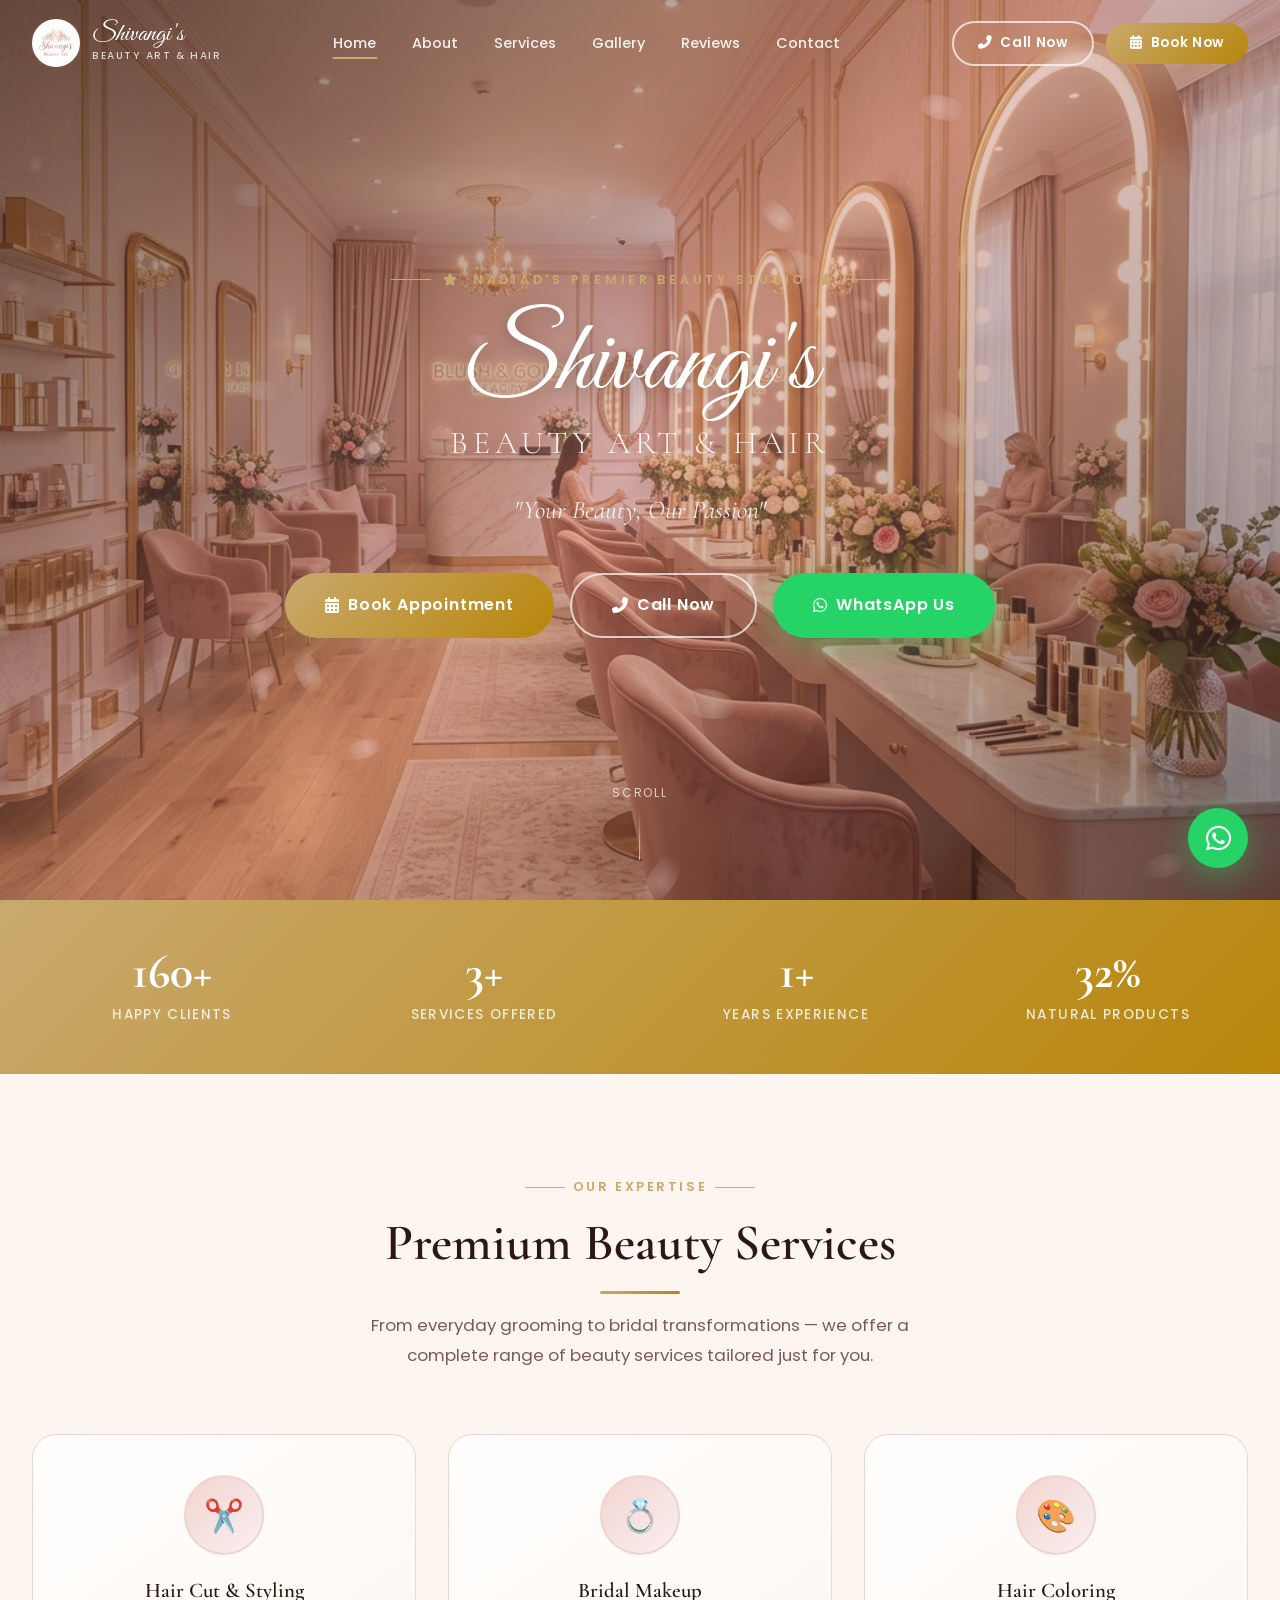
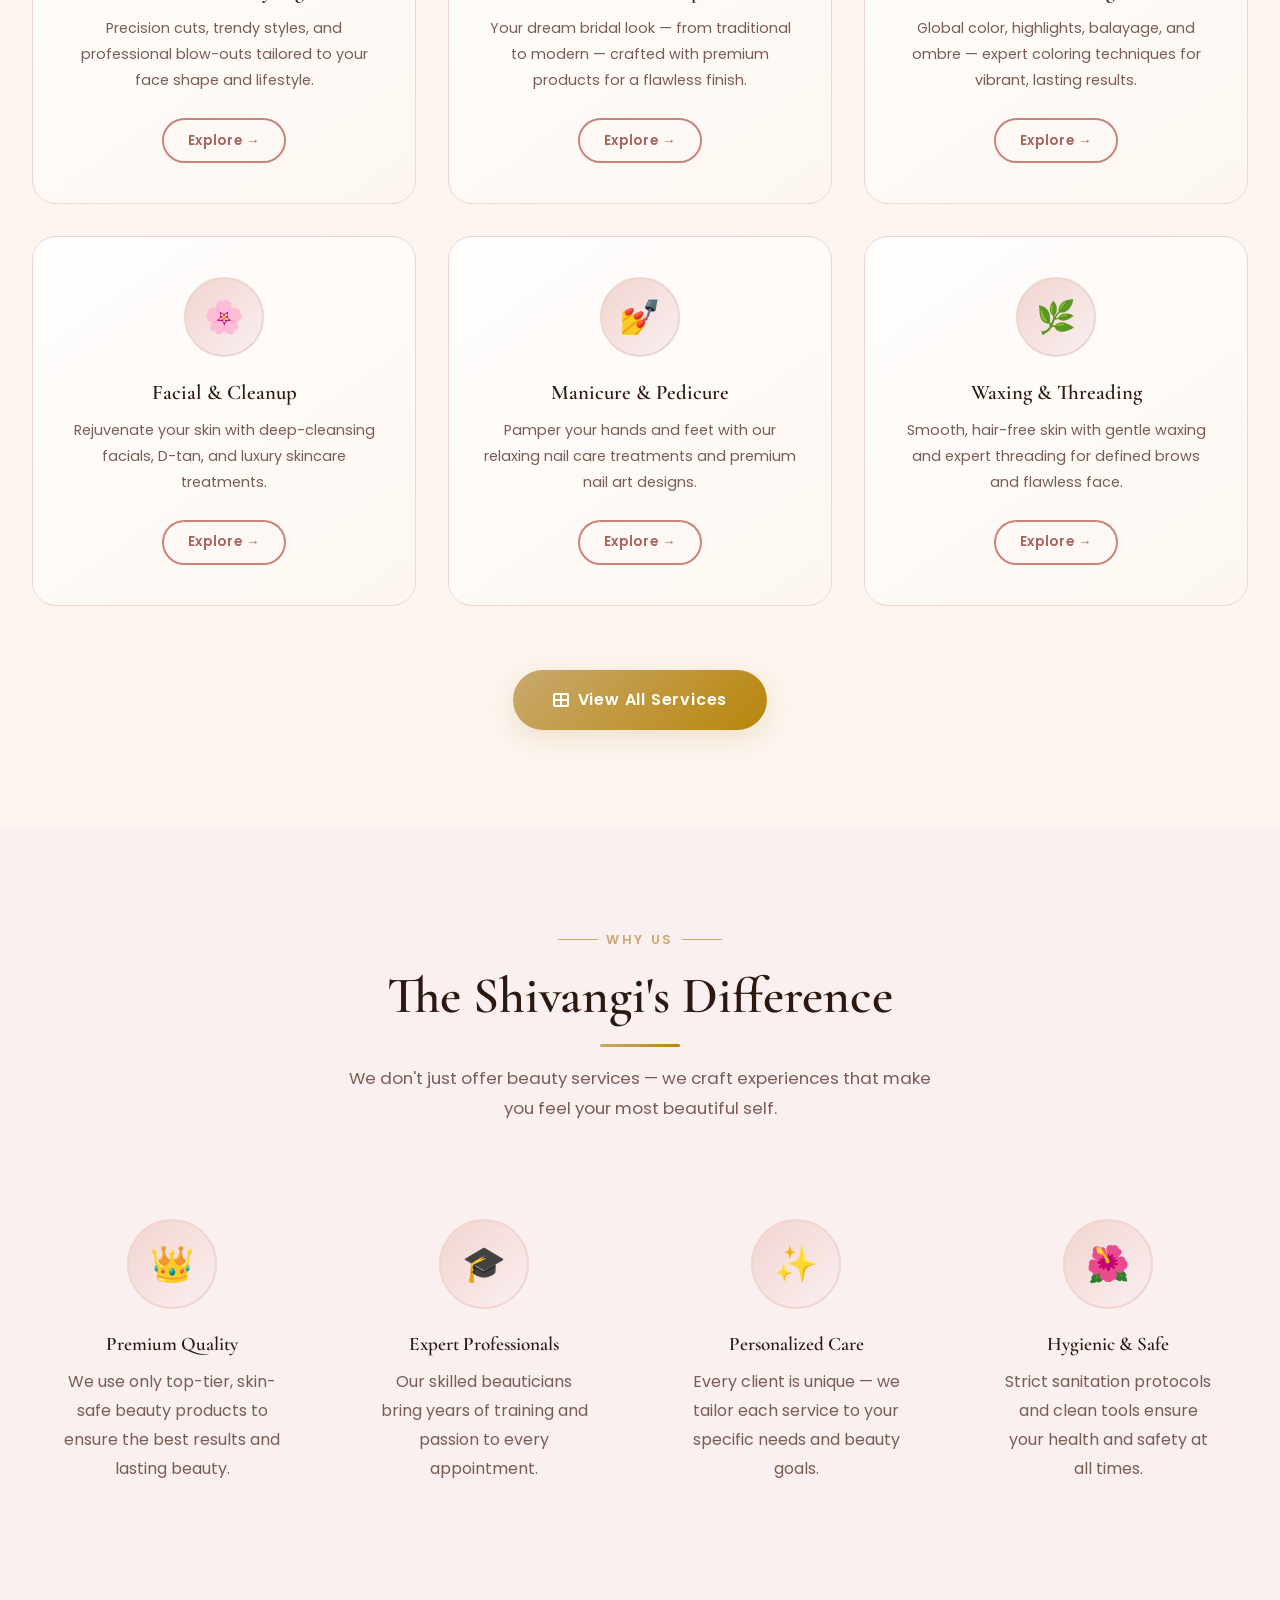
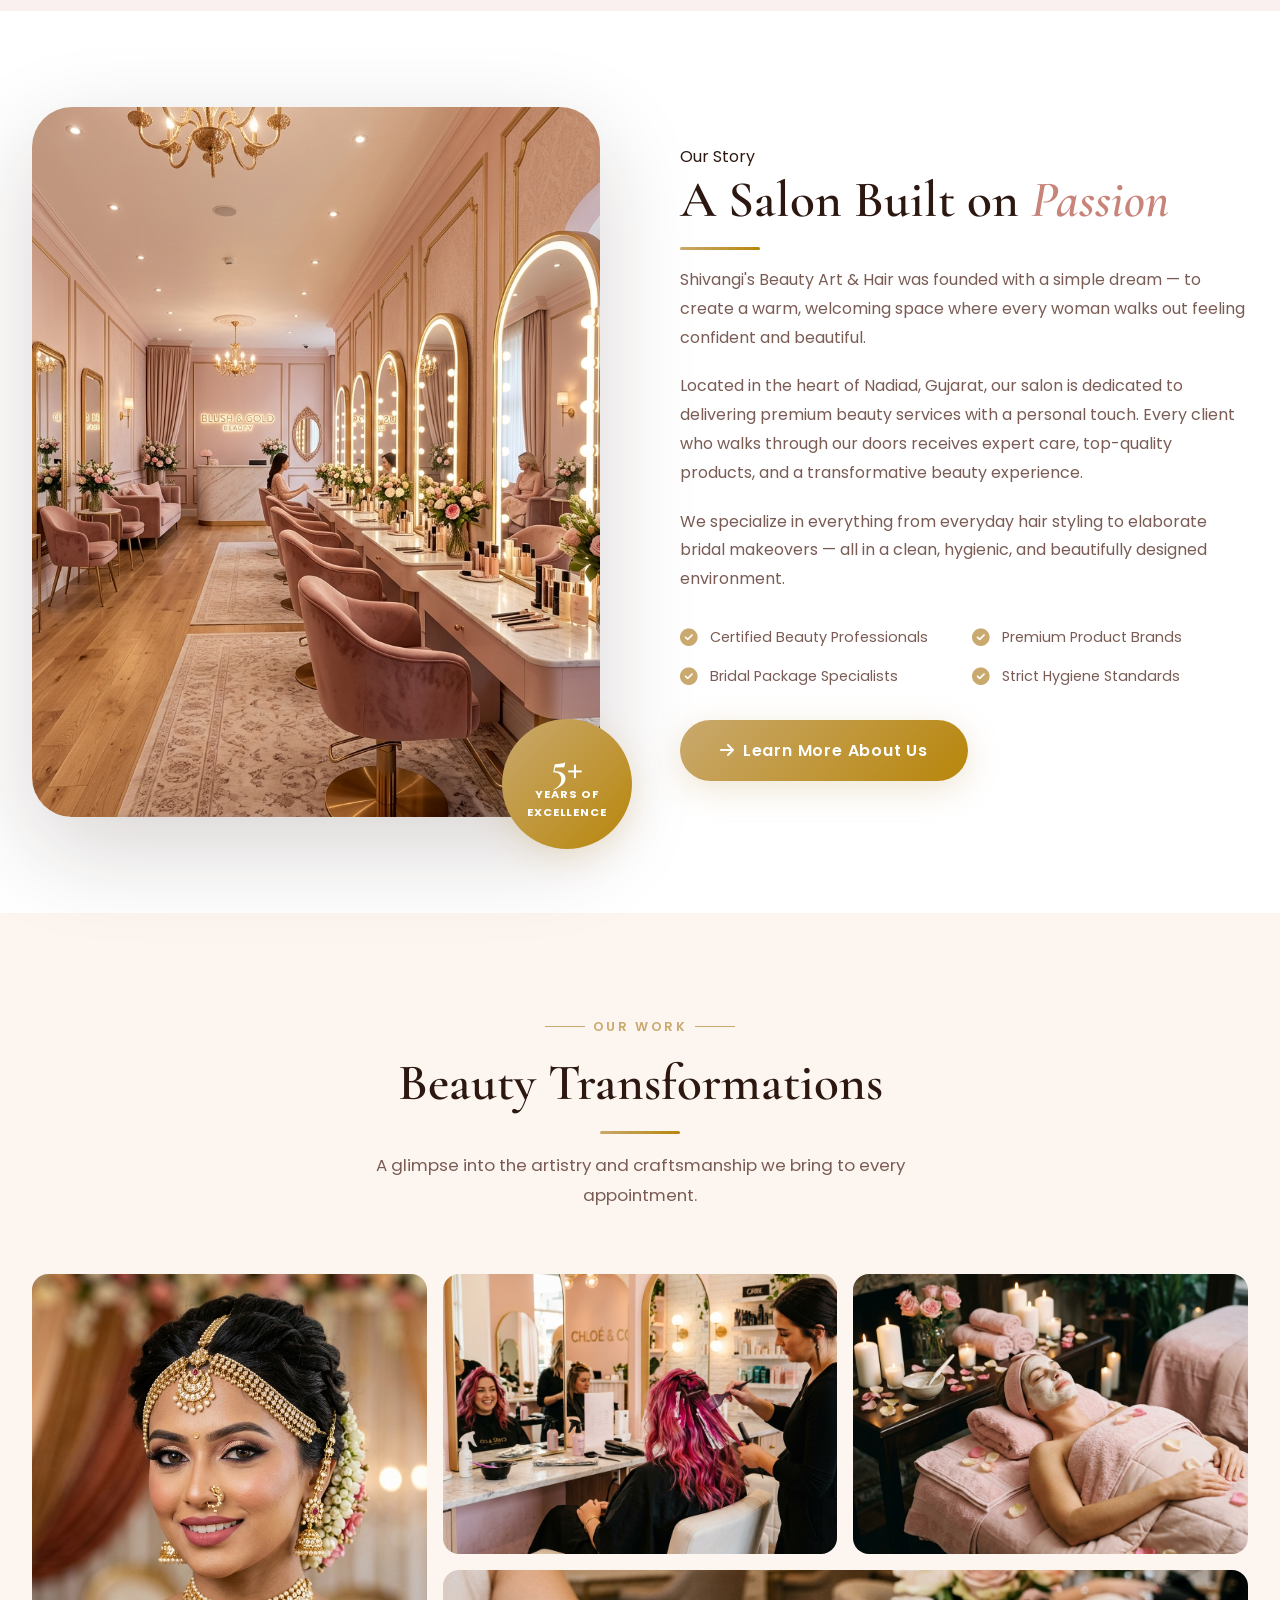
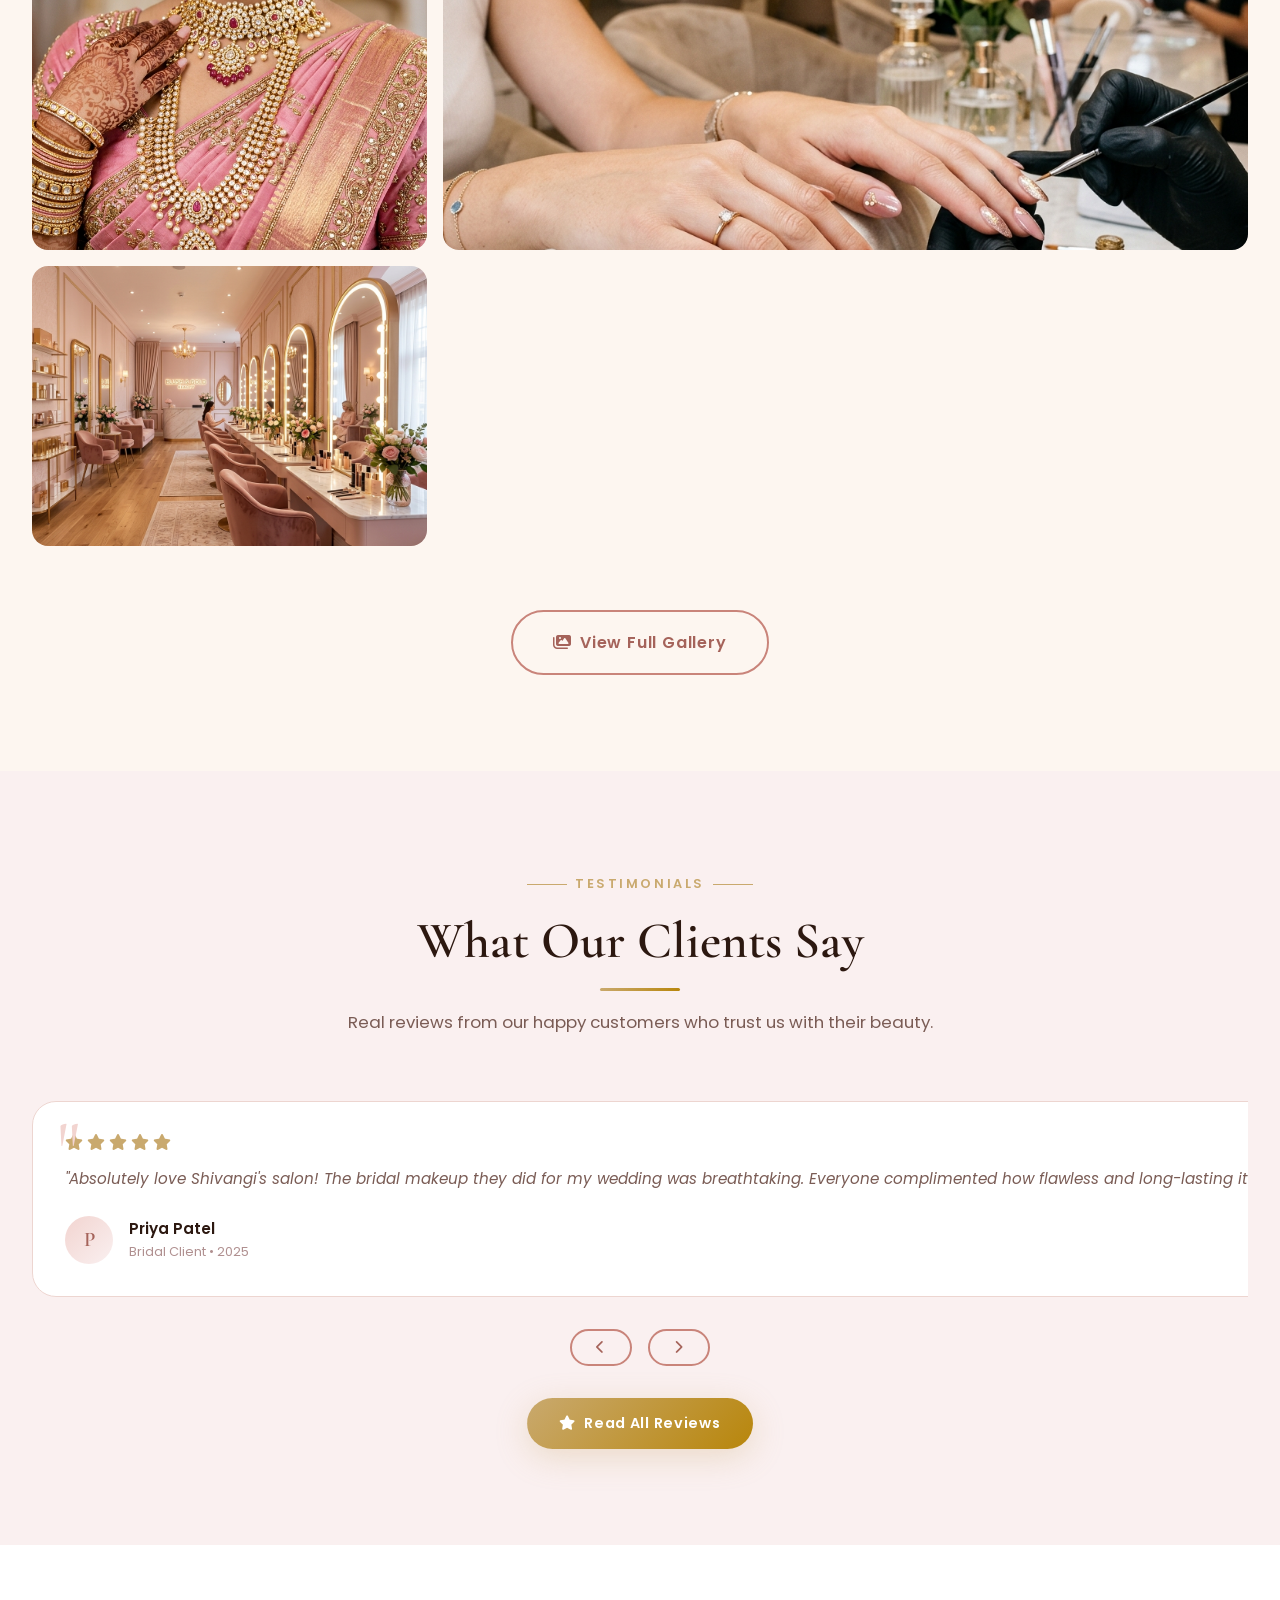
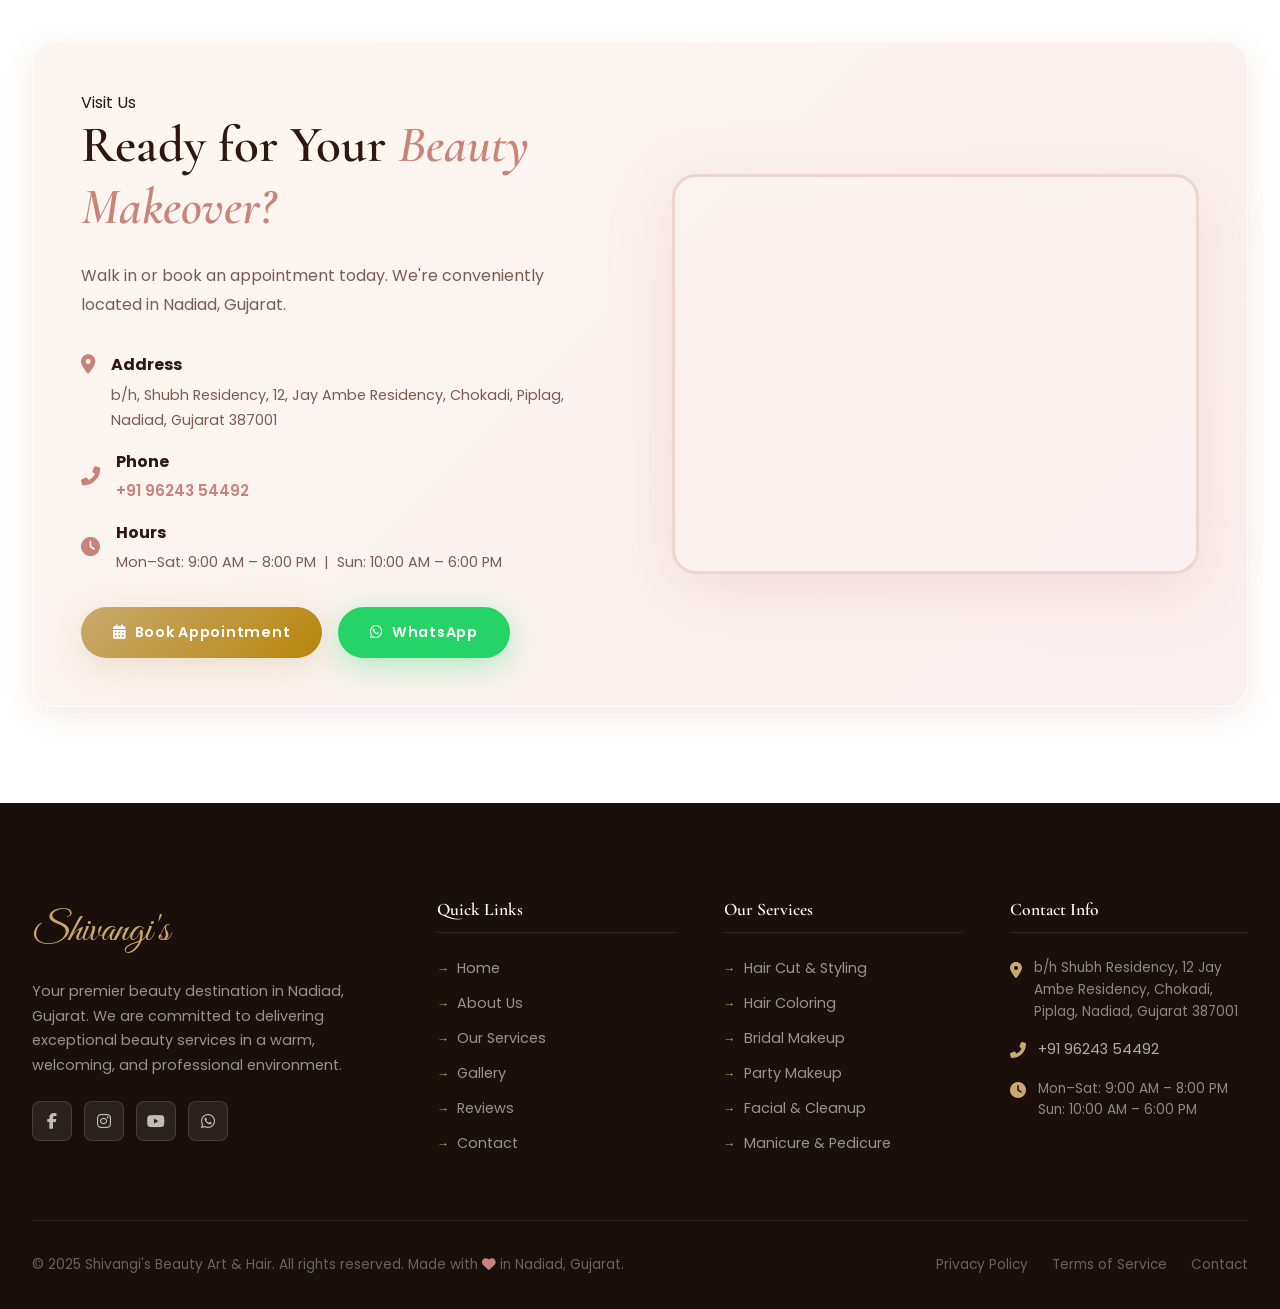
<file: index.html>
<!DOCTYPE html>
<html lang="en">
<head>
  <meta charset="UTF-8" />
  <meta name="viewport" content="width=device-width, initial-scale=1.0" />
  <meta http-equiv="X-UA-Compatible" content="IE=edge" />

  <!-- SEO Meta Tags -->
  <title>Shivangi's Beauty Art & Hair | Best Beauty Salon in Nadiad, Gujarat</title>
  <meta name="description" content="Shivangi's Beauty Art & Hair – Premium beauty salon in Nadiad, Gujarat. Expert hair styling, bridal makeup, facials, waxing & more. Book your appointment today!" />
  <meta name="keywords" content="best beauty studio in Nadiad, beauty salon in Nadiad, hair salon in Nadiad, bridal makeup in Nadiad, salon near Piplag, beauty services in Nadiad, Shivangi beauty" />
  <meta name="robots" content="index, follow" />
  <meta name="author" content="Shivangi's Beauty Art & Hair" />

  <!-- Open Graph -->
  <meta property="og:type" content="website" />
  <meta property="og:title" content="Shivangi's Beauty Art & Hair | Best Salon in Nadiad" />
  <meta property="og:description" content="Premium beauty salon in Nadiad — Hair styling, Bridal Makeup, Facials, Waxing & more. Book now!" />
  <meta property="og:image" content="images/salon_hero.png" />
  <meta property="og:url" content="https://shivangisbeautyart.com" />
  <meta property="og:locale" content="en_IN" />

  <!-- Twitter Card -->
  <meta name="twitter:card" content="summary_large_image" />
  <meta name="twitter:title" content="Shivangi's Beauty Art & Hair" />
  <meta name="twitter:description" content="Premium beauty salon in Nadiad. Expert styling & bridal makeup." />
  <meta name="twitter:image" content="images/salon_hero.png" />

  <!-- Canonical -->
  <link rel="canonical" href="https://shivangisbeautyart.com/index.html" />

  <!-- Preconnect for fonts -->
  <link rel="preconnect" href="https://fonts.googleapis.com" />
  <link rel="preconnect" href="https://fonts.gstatic.com" crossorigin />
  <link rel="preconnect" href="https://cdnjs.cloudflare.com" />

  <!-- Favicon placeholder -->
  <link rel="icon" type="image/png" href="images/salon_logo.png" />

  <!-- CSS -->
  <link rel="stylesheet" href="css/style.css" />
  <!-- Font Awesome -->
  <link rel="stylesheet" href="https://cdnjs.cloudflare.com/ajax/libs/font-awesome/6.5.0/css/all.min.css" crossorigin="anonymous" referrerpolicy="no-referrer" />

  <!-- Local Business JSON-LD Schema -->
  <script type="application/ld+json">
  {
    "@context": "https://schema.org",
    "@type": "BeautySalon",
    "name": "Shivangi's Beauty Art & Hair",
    "image": "https://shivangisbeautyart.com/images/salon_hero.png",
    "description": "Premium beauty salon offering hair styling, bridal makeup, facials, waxing and beauty treatments in Nadiad, Gujarat.",
    "url": "https://shivangisbeautyart.com",
    "telephone": "+91-96243-54492",
    "address": {
      "@type": "PostalAddress",
      "streetAddress": "b/h, Shubh Residency, 12, Jay Ambe Residency, Chokadi, Piplag",
      "addressLocality": "Nadiad",
      "addressRegion": "Gujarat",
      "postalCode": "387001",
      "addressCountry": "IN"
    },
    "geo": {
      "@type": "GeoCoordinates",
      "latitude": "22.693",
      "longitude": "72.862"
    },
    "openingHoursSpecification": [
      {
        "@type": "OpeningHoursSpecification",
        "dayOfWeek": ["Monday","Tuesday","Wednesday","Thursday","Friday","Saturday"],
        "opens": "09:00",
        "closes": "20:00"
      },
      {
        "@type": "OpeningHoursSpecification",
        "dayOfWeek": ["Sunday"],
        "opens": "10:00",
        "closes": "18:00"
      }
    ],
    "priceRange": "₹₹",
    "servesCuisine": [],
    "hasMap": "https://maps.google.com/?q=Shubh+Residency,+Piplag,+Nadiad,+Gujarat+387001",
    "sameAs": [
      "https://www.facebook.com/shivangisbeautyart",
      "https://www.instagram.com/shivangisbeautyart"
    ]
  }
  </script>

  <!-- Critical inline styles for above-the-fold speed -->
  <style>
    #hero { background-color: #2C1810; }
    body { background: #FDF6F0; }
    .nav-container { max-width: 1320px; margin: 0 auto; padding: 0 2rem; }
  </style>
</head>

<body>
  <!-- ================================================================
       NAVIGATION
       ================================================================ -->
  <nav id="navbar" role="navigation" aria-label="Main navigation">
    <div class="nav-container">
      <a href="index.html" class="nav-logo" aria-label="Shivangi's Beauty Art & Hair Home">
        <img src="images/salon_logo.png" alt="Shivangi's Beauty Art Logo" class="logo-img" width="48" height="48" />
        <div class="logo-text">
          <span class="logo-main">Shivangi's</span>
          <span class="logo-sub">Beauty Art &amp; Hair</span>
        </div>
      </a>

      <ul class="nav-links" role="list">
        <li><a href="index.html" class="active">Home</a></li>
        <li><a href="about.html">About</a></li>
        <li><a href="services.html">Services</a></li>
        <li><a href="gallery.html">Gallery</a></li>
        <li><a href="testimonials.html">Reviews</a></li>
        <li><a href="contact.html">Contact</a></li>
      </ul>

      <div class="nav-cta">
        <a href="tel:+919624354492" class="btn btn-outline btn-sm" aria-label="Call us">
          <i class="fas fa-phone-alt"></i> Call Now
        </a>
        <a href="contact.html#booking" class="btn btn-primary btn-sm" aria-label="Book appointment">
          <i class="fas fa-calendar-alt"></i> Book Now
        </a>
      </div>

      <button class="nav-toggle" id="nav-toggle" aria-label="Open mobile menu" aria-expanded="false">
        <span></span><span></span><span></span>
      </button>
    </div>
  </nav>

  <!-- Mobile Nav -->
  <div class="nav-mobile" id="nav-mobile" role="dialog" aria-label="Mobile navigation">
    <button class="nav-mobile-close" id="nav-mobile-close" aria-label="Close menu">
      <i class="fas fa-times"></i>
    </button>
    <a href="index.html">Home</a>
    <a href="about.html">About</a>
    <a href="services.html">Services</a>
    <a href="gallery.html">Gallery</a>
    <a href="testimonials.html">Reviews</a>
    <a href="contact.html">Contact</a>
    <div style="display:flex;gap:1rem;margin-top:1rem;flex-wrap:wrap;justify-content:center;">
      <a href="tel:+919624354492" class="btn btn-call btn-sm"><i class="fas fa-phone-alt"></i> Call Now</a>
      <a href="https://wa.me/919624354492" class="btn btn-whatsapp btn-sm" target="_blank"><i class="fab fa-whatsapp"></i> WhatsApp</a>
    </div>
  </div>

  <!-- ================================================================
       HERO SECTION
       ================================================================ -->
  <section id="hero" aria-label="Hero section">
    <div class="hero-bg" role="img" aria-label="Luxury beauty salon interior"></div>
    <canvas id="hero-canvas" aria-hidden="true"></canvas>
    <div class="hero-overlay" aria-hidden="true"></div>

    <div class="hero-content">
      <div class="hero-label">
        <i class="fas fa-star"></i>
        Nadiad's Premier Beauty Studio
        <i class="fas fa-star"></i>
      </div>
      <div class="hero-script" aria-label="Shivangi's">Shivangi's</div>
      <h1 class="hero-title">Beauty Art &amp; Hair</h1>
      <p class="hero-tagline">"Your Beauty, Our Passion"</p>
      <div class="hero-cta">
        <a href="contact.html#booking" class="btn btn-primary btn-lg" id="hero-book-btn">
          <i class="fas fa-calendar-alt"></i> Book Appointment
        </a>
        <a href="tel:+919624354492" class="btn btn-outline btn-lg" id="hero-call-btn">
          <i class="fas fa-phone-alt"></i> Call Now
        </a>
        <a href="https://wa.me/919624354492?text=Hello!%20I%20would%20like%20to%20book%20an%20appointment." class="btn btn-whatsapp btn-lg" target="_blank" rel="noopener noreferrer" id="hero-wa-btn">
          <i class="fab fa-whatsapp"></i> WhatsApp Us
        </a>
      </div>
    </div>

    <div class="hero-scroll" aria-hidden="true">
      <span>Scroll</span>
      <div class="hero-scroll-line"></div>
    </div>
  </section>

  <!-- ================================================================
       STATS STRIP
       ================================================================ -->
  <section class="stats-strip" aria-label="Salon statistics">
    <div class="container">
      <div class="grid-4 stagger" id="stats-strip">
        <div class="stat-item">
          <div class="stat-number" data-count="500" data-suffix="+">0+</div>
          <div class="stat-label">Happy Clients</div>
        </div>
        <div class="stat-item">
          <div class="stat-number" data-count="12" data-suffix="+">0+</div>
          <div class="stat-label">Services Offered</div>
        </div>
        <div class="stat-item">
          <div class="stat-number" data-count="5" data-suffix="+">0+</div>
          <div class="stat-label">Years Experience</div>
        </div>
        <div class="stat-item">
          <div class="stat-number" data-count="100" data-suffix="%">0%</div>
          <div class="stat-label">Natural Products</div>
        </div>
      </div>
    </div>
  </section>

  <!-- ================================================================
       FEATURED SERVICES
       ================================================================ -->
  <section class="section bg-cream" id="featured-services" aria-labelledby="services-heading">
    <div class="container">
      <div class="section-header reveal">
        <div class="label">Our Expertise</div>
        <h2 id="services-heading">Premium Beauty Services</h2>
        <div class="divider"></div>
        <p>From everyday grooming to bridal transformations — we offer a complete range of beauty services tailored just for you.</p>
      </div>

      <div class="grid-3 stagger" id="featured-services-grid">
        <article class="service-card" aria-label="Hair Services">
          <div class="service-icon" aria-hidden="true">✂️</div>
          <h3>Hair Cut &amp; Styling</h3>
          <p>Precision cuts, trendy styles, and professional blow-outs tailored to your face shape and lifestyle.</p>
          <a href="services.html#hair" class="btn btn-outline-dark btn-sm">Explore →</a>
        </article>

        <article class="service-card" aria-label="Bridal Makeup">
          <div class="service-icon" aria-hidden="true">💍</div>
          <h3>Bridal Makeup</h3>
          <p>Your dream bridal look — from traditional to modern — crafted with premium products for a flawless finish.</p>
          <a href="services.html#makeup" class="btn btn-outline-dark btn-sm">Explore →</a>
        </article>

        <article class="service-card" aria-label="Hair Coloring">
          <div class="service-icon" aria-hidden="true">🎨</div>
          <h3>Hair Coloring</h3>
          <p>Global color, highlights, balayage, and ombre — expert coloring techniques for vibrant, lasting results.</p>
          <a href="services.html#hair" class="btn btn-outline-dark btn-sm">Explore →</a>
        </article>

        <article class="service-card" aria-label="Facial & Skincare">
          <div class="service-icon" aria-hidden="true">🌸</div>
          <h3>Facial &amp; Cleanup</h3>
          <p>Rejuvenate your skin with deep-cleansing facials, D-tan, and luxury skincare treatments.</p>
          <a href="services.html#skin" class="btn btn-outline-dark btn-sm">Explore →</a>
        </article>

        <article class="service-card" aria-label="Manicure & Pedicure">
          <div class="service-icon" aria-hidden="true">💅</div>
          <h3>Manicure &amp; Pedicure</h3>
          <p>Pamper your hands and feet with our relaxing nail care treatments and premium nail art designs.</p>
          <a href="services.html#nail" class="btn btn-outline-dark btn-sm">Explore →</a>
        </article>

        <article class="service-card" aria-label="Waxing & Threading">
          <div class="service-icon" aria-hidden="true">🌿</div>
          <h3>Waxing &amp; Threading</h3>
          <p>Smooth, hair-free skin with gentle waxing and expert threading for defined brows and flawless face.</p>
          <a href="services.html#skin" class="btn btn-outline-dark btn-sm">Explore →</a>
        </article>
      </div>

      <div class="text-center mt-lg">
        <a href="services.html" class="btn btn-primary btn-lg" id="view-all-services-btn">
          <i class="fas fa-th-large"></i> View All Services
        </a>
      </div>
    </div>
  </section>

  <!-- ================================================================
       WHY CHOOSE US
       ================================================================ -->
  <section class="section bg-blush" id="why-choose-us" aria-labelledby="why-heading">
    <div class="container">
      <div class="section-header reveal">
        <div class="label">Why Us</div>
        <h2 id="why-heading">The Shivangi's Difference</h2>
        <div class="divider"></div>
        <p>We don't just offer beauty services — we craft experiences that make you feel your most beautiful self.</p>
      </div>

      <div class="grid-4 stagger" id="why-choose-grid">
        <div class="feature-item">
          <div class="feature-icon" aria-hidden="true">👑</div>
          <h3>Premium Quality</h3>
          <p>We use only top-tier, skin-safe beauty products to ensure the best results and lasting beauty.</p>
        </div>
        <div class="feature-item">
          <div class="feature-icon" aria-hidden="true">🎓</div>
          <h3>Expert Professionals</h3>
          <p>Our skilled beauticians bring years of training and passion to every appointment.</p>
        </div>
        <div class="feature-item">
          <div class="feature-icon" aria-hidden="true">✨</div>
          <h3>Personalized Care</h3>
          <p>Every client is unique — we tailor each service to your specific needs and beauty goals.</p>
        </div>
        <div class="feature-item">
          <div class="feature-icon" aria-hidden="true">🌺</div>
          <h3>Hygienic &amp; Safe</h3>
          <p>Strict sanitation protocols and clean tools ensure your health and safety at all times.</p>
        </div>
      </div>
    </div>
  </section>

  <!-- ================================================================
       ABOUT PREVIEW
       ================================================================ -->
  <section class="section bg-white" id="about-preview" aria-labelledby="about-preview-heading">
    <div class="container">
      <div class="about-story">
        <div class="about-img-wrap reveal-left">
          <img src="images/salon_hero.png" alt="Shivangi's Beauty Art Salon interior" class="about-img-main" loading="lazy" width="500" height="625" />
          <div class="about-img-badge">
            <span class="num">5+</span>
            <span class="txt">Years of<br>Excellence</span>
          </div>
        </div>

        <div class="reveal-right">
          <div class="label">Our Story</div>
          <h2 id="about-preview-heading">A Salon Built on <em style="font-style:italic;color:var(--clr-primary)">Passion</em></h2>
          <div class="divider" style="margin:1rem 0;"></div>
          <p style="margin-bottom:1.25rem;">Shivangi's Beauty Art &amp; Hair was founded with a simple dream — to create a warm, welcoming space where every woman walks out feeling confident and beautiful.</p>
          <p style="margin-bottom:1.25rem;">Located in the heart of Nadiad, Gujarat, our salon is dedicated to delivering premium beauty services with a personal touch. Every client who walks through our doors receives expert care, top-quality products, and a transformative beauty experience.</p>
          <p style="margin-bottom:2rem;">We specialize in everything from everyday hair styling to elaborate bridal makeovers — all in a clean, hygienic, and beautifully designed environment.</p>

          <div class="grid-2" style="gap:1rem;margin-bottom:2rem;">
            <div style="display:flex;align-items:center;gap:0.75rem;">
              <i class="fas fa-check-circle" style="color:var(--clr-secondary);font-size:1.1rem;"></i>
              <span style="font-size:0.9rem;color:var(--clr-text-muted);">Certified Beauty Professionals</span>
            </div>
            <div style="display:flex;align-items:center;gap:0.75rem;">
              <i class="fas fa-check-circle" style="color:var(--clr-secondary);font-size:1.1rem;"></i>
              <span style="font-size:0.9rem;color:var(--clr-text-muted);">Premium Product Brands</span>
            </div>
            <div style="display:flex;align-items:center;gap:0.75rem;">
              <i class="fas fa-check-circle" style="color:var(--clr-secondary);font-size:1.1rem;"></i>
              <span style="font-size:0.9rem;color:var(--clr-text-muted);">Bridal Package Specialists</span>
            </div>
            <div style="display:flex;align-items:center;gap:0.75rem;">
              <i class="fas fa-check-circle" style="color:var(--clr-secondary);font-size:1.1rem;"></i>
              <span style="font-size:0.9rem;color:var(--clr-text-muted);">Strict Hygiene Standards</span>
            </div>
          </div>

          <a href="about.html" class="btn btn-primary btn-lg" id="learn-more-btn">
            <i class="fas fa-arrow-right"></i> Learn More About Us
          </a>
        </div>
      </div>
    </div>
  </section>

  <!-- ================================================================
       GALLERY PREVIEW
       ================================================================ -->
  <section class="section bg-cream" id="gallery-preview" aria-labelledby="gallery-heading">
    <div class="container">
      <div class="section-header reveal">
        <div class="label">Our Work</div>
        <h2 id="gallery-heading">Beauty Transformations</h2>
        <div class="divider"></div>
        <p>A glimpse into the artistry and craftsmanship we bring to every appointment.</p>
      </div>

      <div class="gallery-grid reveal">
        <div class="gallery-item tall">
          <img src="images/bridal_showcase.png" alt="Bridal makeup transformation" loading="lazy" width="400" height="600" />
          <div class="gallery-item-overlay"><span>Bridal Makeup</span></div>
        </div>
        <div class="gallery-item">
          <img src="images/hair_styling.png" alt="Professional hair styling" loading="lazy" width="400" height="300" />
          <div class="gallery-item-overlay"><span>Hair Styling</span></div>
        </div>
        <div class="gallery-item">
          <img src="images/facial_treatment.png" alt="Luxury facial treatment" loading="lazy" width="400" height="300" />
          <div class="gallery-item-overlay"><span>Facial &amp; Skincare</span></div>
        </div>
        <div class="gallery-item wide">
          <img src="images/manicure_pedicure.png" alt="Premium nail art and manicure" loading="lazy" width="800" height="300" />
          <div class="gallery-item-overlay"><span>Nail Art &amp; Manicure</span></div>
        </div>
        <div class="gallery-item">
          <img src="images/salon_hero.png" alt="Salon interior" loading="lazy" width="400" height="300" />
          <div class="gallery-item-overlay"><span>Our Studio</span></div>
        </div>
      </div>

      <div class="text-center mt-lg">
        <a href="gallery.html" class="btn btn-outline-dark btn-lg" id="view-gallery-btn">
          <i class="fas fa-images"></i> View Full Gallery
        </a>
      </div>
    </div>
  </section>

  <!-- ================================================================
       TESTIMONIALS
       ================================================================ -->
  <section class="section bg-blush" id="testimonials-preview" aria-labelledby="reviews-heading">
    <div class="container">
      <div class="section-header reveal">
        <div class="label">Testimonials</div>
        <h2 id="reviews-heading">What Our Clients Say</h2>
        <div class="divider"></div>
        <p>Real reviews from our happy customers who trust us with their beauty.</p>
      </div>

      <!-- Carousel -->
      <div style="position:relative;overflow:hidden;" class="reveal">
        <div id="review-track">
          <div class="review-card">
            <div class="review-stars"><i class="fas fa-star"></i><i class="fas fa-star"></i><i class="fas fa-star"></i><i class="fas fa-star"></i><i class="fas fa-star"></i></div>
            <p class="review-text">"Absolutely love Shivangi's salon! The bridal makeup they did for my wedding was breathtaking. Everyone complimented how flawless and long-lasting it was. Highly recommend!"</p>
            <div class="review-author">
              <div class="review-avatar">P</div>
              <div><div class="review-name">Priya Patel</div><div class="review-date">Bridal Client • 2025</div></div>
            </div>
          </div>
          <div class="review-card">
            <div class="review-stars"><i class="fas fa-star"></i><i class="fas fa-star"></i><i class="fas fa-star"></i><i class="fas fa-star"></i><i class="fas fa-star"></i></div>
            <p class="review-text">"Best salon in Nadiad! The hair coloring and spa treatment left my hair feeling incredibly soft and shiny. The staff is so welcoming and professional. Will definitely come back!"</p>
            <div class="review-author">
              <div class="review-avatar">R</div>
              <div><div class="review-name">Reema Shah</div><div class="review-date">Regular Client • 2025</div></div>
            </div>
          </div>
          <div class="review-card">
            <div class="review-stars"><i class="fas fa-star"></i><i class="fas fa-star"></i><i class="fas fa-star"></i><i class="fas fa-star"></i><i class="fas fa-star"></i></div>
            <p class="review-text">"I got my threading, facial, and waxing done here and I'm so impressed by the hygiene and care they take. The facial especially made my skin glow for weeks!"</p>
            <div class="review-author">
              <div class="review-avatar">K</div>
              <div><div class="review-name">Kavita Mehta</div><div class="review-date">Local Client • 2025</div></div>
            </div>
          </div>
          <div class="review-card">
            <div class="review-stars"><i class="fas fa-star"></i><i class="fas fa-star"></i><i class="fas fa-star"></i><i class="fas fa-star"></i><i class="fas fa-star-half-alt"></i></div>
            <p class="review-text">"Party makeup was stunning! Shivangi ji gave me exactly the look I wanted. Very professional and the products used were top quality. My friends were asking for the salon's number!"</p>
            <div class="review-author">
              <div class="review-avatar">N</div>
              <div><div class="review-name">Neha Desai</div><div class="review-date">Party Makeup • 2025</div></div>
            </div>
          </div>
          <div class="review-card">
            <div class="review-stars"><i class="fas fa-star"></i><i class="fas fa-star"></i><i class="fas fa-star"></i><i class="fas fa-star"></i><i class="fas fa-star"></i></div>
            <p class="review-text">"The manicure and pedicure service is amazing! Very relaxing and the nail art options are beautiful. Reasonable prices for such premium service. This is now my go-to salon!"</p>
            <div class="review-author">
              <div class="review-avatar">D</div>
              <div><div class="review-name">Divya Rana</div><div class="review-date">Nail Art Client • 2025</div></div>
            </div>
          </div>
          <div class="review-card">
            <div class="review-stars"><i class="fas fa-star"></i><i class="fas fa-star"></i><i class="fas fa-star"></i><i class="fas fa-star"></i><i class="fas fa-star"></i></div>
            <p class="review-text">"Such a warm and welcoming salon environment. The hair cut and styling was perfect — exactly what I had in mind. Love the attention to detail and the friendly service!"</p>
            <div class="review-author">
              <div class="review-avatar">A</div>
              <div><div class="review-name">Anjali Modi</div><div class="review-date">Hair Client • 2024</div></div>
            </div>
          </div>
        </div>
      </div>

      <!-- Carousel Controls -->
      <div style="display:flex;justify-content:center;gap:1rem;margin-top:2rem;">
        <button id="review-prev" class="btn btn-outline-dark btn-sm" aria-label="Previous review">
          <i class="fas fa-chevron-left"></i>
        </button>
        <button id="review-next" class="btn btn-outline-dark btn-sm" aria-label="Next review">
          <i class="fas fa-chevron-right"></i>
        </button>
      </div>

      <div class="text-center mt-md">
        <a href="testimonials.html" class="btn btn-primary" id="all-reviews-btn">
          <i class="fas fa-star"></i> Read All Reviews
        </a>
      </div>
    </div>
  </section>

  <!-- ================================================================
       CONTACT STRIP
       ================================================================ -->
  <section class="section bg-white" id="contact-strip" aria-labelledby="contact-strip-heading">
    <div class="container">
      <div class="glass-card" style="padding:3rem;background:linear-gradient(135deg,#FDF6F0,#FAF0F0);">
        <div class="grid-2 reveal" style="gap:4rem;align-items:center;">
          <div>
            <div class="label" style="justify-content:flex-start;">Visit Us</div>
            <h2 id="contact-strip-heading" style="margin-bottom:1.5rem;">Ready for Your <em style="color:var(--clr-primary);font-style:italic">Beauty Makeover?</em></h2>
            <p style="margin-bottom:2rem;">Walk in or book an appointment today. We're conveniently located in Nadiad, Gujarat.</p>

            <div style="display:flex;flex-direction:column;gap:1rem;margin-bottom:2rem;">
              <div style="display:flex;align-items:flex-start;gap:1rem;">
                <i class="fas fa-map-marker-alt" style="color:var(--clr-primary);font-size:1.2rem;margin-top:0.2rem;"></i>
                <div>
                  <strong style="display:block;margin-bottom:0.25rem;color:var(--clr-text);">Address</strong>
                  <span style="font-size:0.9rem;color:var(--clr-text-muted);">b/h, Shubh Residency, 12, Jay Ambe Residency, Chokadi, Piplag, Nadiad, Gujarat 387001</span>
                </div>
              </div>
              <div style="display:flex;align-items:center;gap:1rem;">
                <i class="fas fa-phone-alt" style="color:var(--clr-primary);font-size:1.2rem;"></i>
                <div>
                  <strong style="display:block;margin-bottom:0.25rem;color:var(--clr-text);">Phone</strong>
                  <a href="tel:+919624354492" style="font-size:0.95rem;color:var(--clr-primary);font-weight:600;">+91 96243 54492</a>
                </div>
              </div>
              <div style="display:flex;align-items:center;gap:1rem;">
                <i class="fas fa-clock" style="color:var(--clr-primary);font-size:1.2rem;"></i>
                <div>
                  <strong style="display:block;margin-bottom:0.25rem;color:var(--clr-text);">Hours</strong>
                  <span style="font-size:0.9rem;color:var(--clr-text-muted);">Mon–Sat: 9:00 AM – 8:00 PM &nbsp;|&nbsp; Sun: 10:00 AM – 6:00 PM</span>
                </div>
              </div>
            </div>

            <div style="display:flex;gap:1rem;flex-wrap:wrap;">
              <a href="contact.html#booking" class="btn btn-primary" id="strip-book-btn">
                <i class="fas fa-calendar-alt"></i> Book Appointment
              </a>
              <a href="https://wa.me/919624354492?text=Hello!%20I%20want%20to%20book%20an%20appointment." class="btn btn-whatsapp" target="_blank" rel="noopener noreferrer" id="strip-wa-btn">
                <i class="fab fa-whatsapp"></i> WhatsApp
              </a>
            </div>
          </div>

          <!-- Map -->
          <div class="map-container" style="height:400px;">
            <iframe
              title="Shivangi's Beauty Art & Hair Location"
              src="https://www.google.com/maps/embed?pb=!1m18!1m12!1m3!1d3686.0!2d72.8620!3d22.6930!2m3!1f0!2f0!3f0!3m2!1i1024!2i768!4f13.1!3m3!1m2!1s0x395e4e6b5!2sJay%20Ambe%20Residency%2C%20Piplag%2C%20Nadiad%2C%20Gujarat%20387001!5e0!3m2!1sen!2sin!4v1700000000"
              width="100%"
              height="400"
              style="border:0;"
              allowfullscreen=""
              loading="lazy"
              referrerpolicy="no-referrer-when-downgrade"
              aria-label="Map showing Shivangi's Beauty Art location">
            </iframe>
          </div>
        </div>
      </div>
    </div>
  </section>

  <!-- ================================================================
       FOOTER
       ================================================================ -->
  <footer id="footer" role="contentinfo">
    <div class="container">
      <div class="footer-top">
        <div class="footer-brand">
          <div class="logo-script">Shivangi's</div>
          <p>Your premier beauty destination in Nadiad, Gujarat. We are committed to delivering exceptional beauty services in a warm, welcoming, and professional environment.</p>
          <div class="footer-social">
            <a href="#" aria-label="Follow us on Facebook" rel="noopener"><i class="fab fa-facebook-f"></i></a>
            <a href="#" aria-label="Follow us on Instagram" rel="noopener"><i class="fab fa-instagram"></i></a>
            <a href="#" aria-label="Follow us on YouTube" rel="noopener"><i class="fab fa-youtube"></i></a>
            <a href="https://wa.me/919624354492" aria-label="Contact us on WhatsApp" rel="noopener" target="_blank"><i class="fab fa-whatsapp"></i></a>
          </div>
        </div>

        <div class="footer-column">
          <h4>Quick Links</h4>
          <nav class="footer-links" aria-label="Footer navigation">
            <a href="index.html">Home</a>
            <a href="about.html">About Us</a>
            <a href="services.html">Our Services</a>
            <a href="gallery.html">Gallery</a>
            <a href="testimonials.html">Reviews</a>
            <a href="contact.html">Contact</a>
          </nav>
        </div>

        <div class="footer-column">
          <h4>Our Services</h4>
          <nav class="footer-links" aria-label="Services navigation">
            <a href="services.html#hair">Hair Cut &amp; Styling</a>
            <a href="services.html#hair">Hair Coloring</a>
            <a href="services.html#makeup">Bridal Makeup</a>
            <a href="services.html#makeup">Party Makeup</a>
            <a href="services.html#skin">Facial &amp; Cleanup</a>
            <a href="services.html#nail">Manicure &amp; Pedicure</a>
          </nav>
        </div>

        <div class="footer-column">
          <h4>Contact Info</h4>
          <div style="display:flex;flex-direction:column;gap:1rem;">
            <div style="display:flex;gap:0.75rem;align-items:flex-start;">
              <i class="fas fa-map-marker-alt" style="color:var(--clr-secondary);margin-top:0.3rem;flex-shrink:0;"></i>
              <span style="font-size:0.85rem;color:rgba(255,255,255,0.5);line-height:1.6;">b/h Shubh Residency, 12 Jay Ambe Residency, Chokadi, Piplag, Nadiad, Gujarat 387001</span>
            </div>
            <div style="display:flex;gap:0.75rem;align-items:center;">
              <i class="fas fa-phone-alt" style="color:var(--clr-secondary);flex-shrink:0;"></i>
              <a href="tel:+919624354492" style="font-size:0.9rem;color:rgba(255,255,255,0.65);">+91 96243 54492</a>
            </div>
            <div style="display:flex;gap:0.75rem;align-items:flex-start;">
              <i class="fas fa-clock" style="color:var(--clr-secondary);margin-top:0.3rem;flex-shrink:0;"></i>
              <div style="font-size:0.85rem;color:rgba(255,255,255,0.5);line-height:1.6;">
                Mon–Sat: 9:00 AM – 8:00 PM<br/>
                Sun: 10:00 AM – 6:00 PM
              </div>
            </div>
          </div>
        </div>
      </div>

      <div class="footer-bottom">
        <p>&copy; 2025 Shivangi's Beauty Art &amp; Hair. All rights reserved. Made with <i class="fas fa-heart" style="color:var(--clr-primary);"></i> in Nadiad, Gujarat.</p>
        <div class="footer-bottom-links">
          <a href="#">Privacy Policy</a>
          <a href="#">Terms of Service</a>
          <a href="contact.html">Contact</a>
        </div>
      </div>
    </div>
  </footer>

  <!-- ================================================================
       FLOATING WHATSAPP BUTTON
       ================================================================ -->
  <div id="whatsapp-float">
    <span class="whatsapp-tooltip">Chat with us!</span>
    <a href="https://wa.me/919624354492?text=Hello!%20I%20would%20like%20to%20know%20more%20about%20your%20services." class="whatsapp-btn" target="_blank" rel="noopener noreferrer" aria-label="Chat on WhatsApp">
      <i class="fab fa-whatsapp"></i>
    </a>
  </div>

  <!-- Back to Top -->
  <button id="back-to-top" aria-label="Back to top" style="
    position:fixed;bottom:7rem;right:2rem;z-index:400;
    width:44px;height:44px;border-radius:50%;
    background:var(--clr-primary);color:#fff;border:none;
    display:flex;align-items:center;justify-content:center;
    font-size:1rem;cursor:pointer;opacity:0;
    transition:opacity 0.3s ease,transform 0.3s ease;
    box-shadow:0 4px 16px rgba(201,132,122,0.4);
  ">
    <i class="fas fa-chevron-up"></i>
  </button>

  <!-- Scripts -->
  <script src="js/main.js" defer></script>
  <script src="js/three-hero.js" defer></script>
  <script src="js/form.js" defer></script>
</body>
</html>
</file>
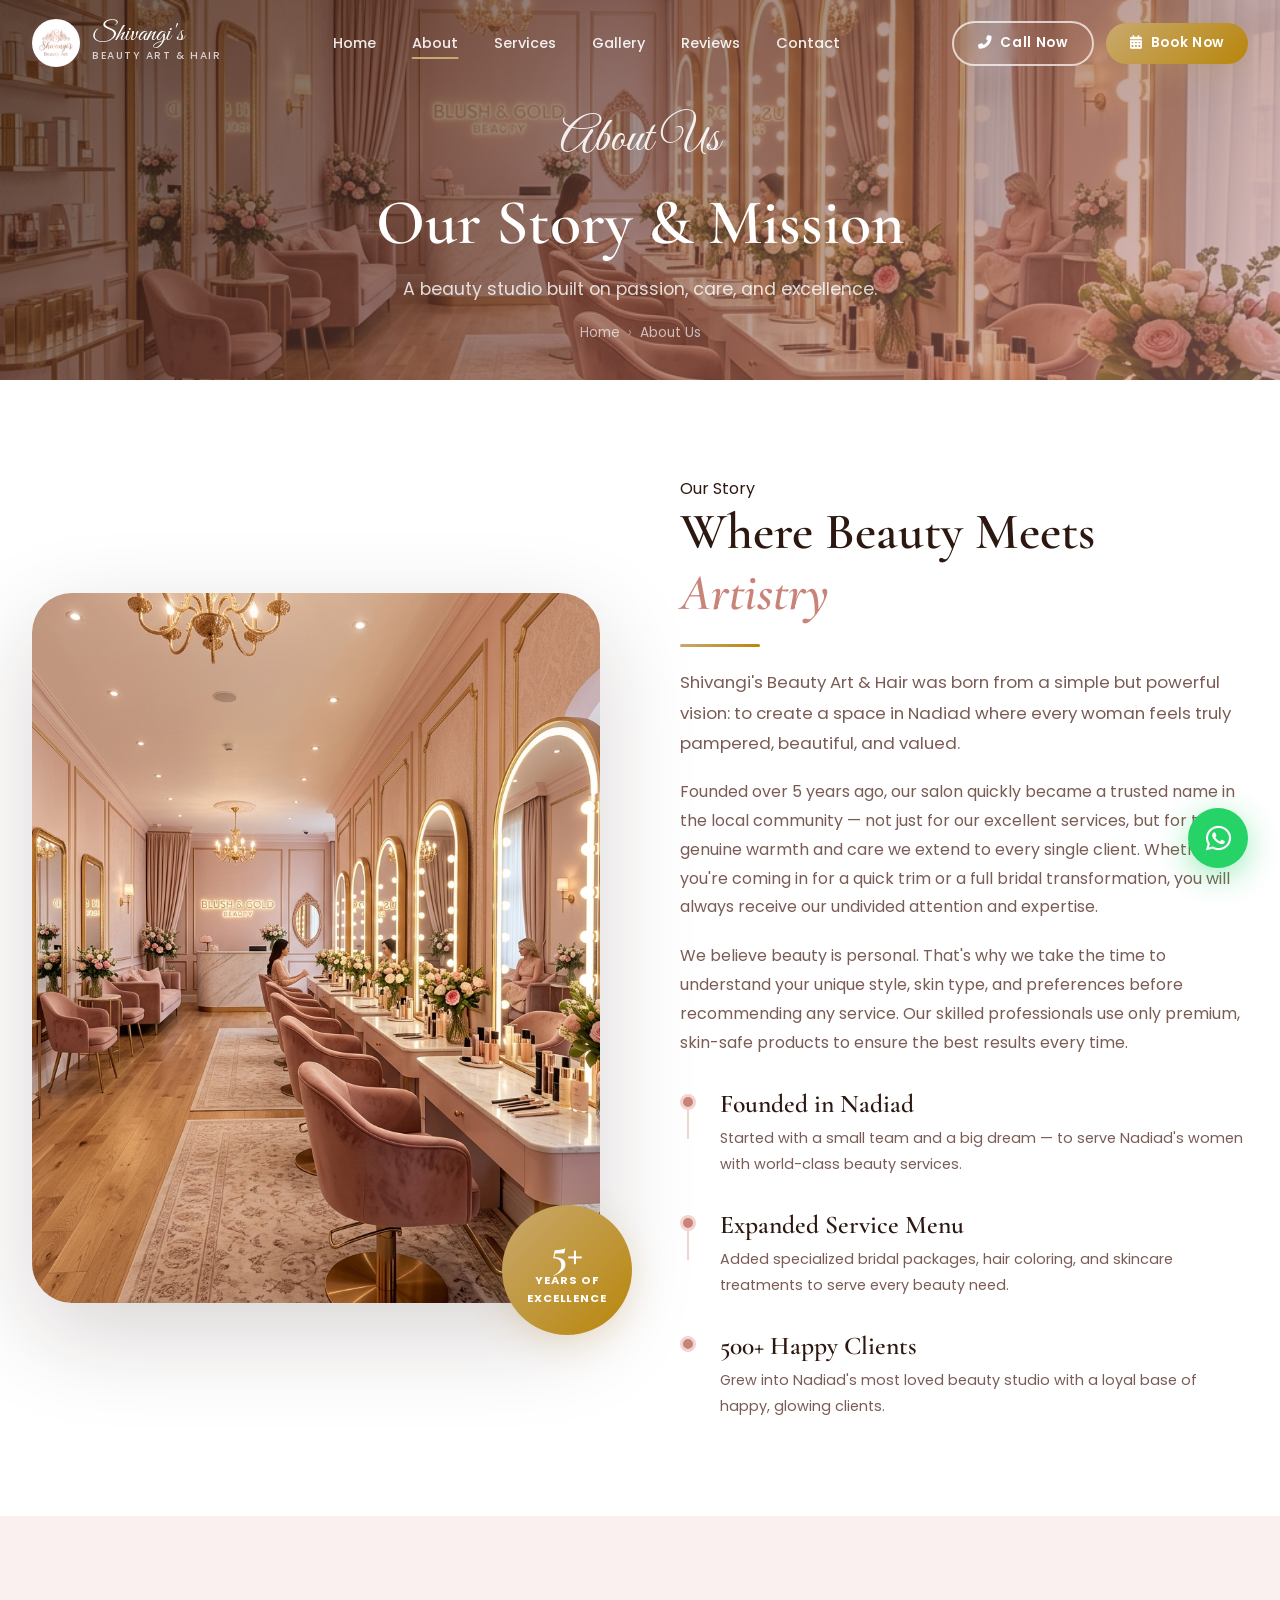
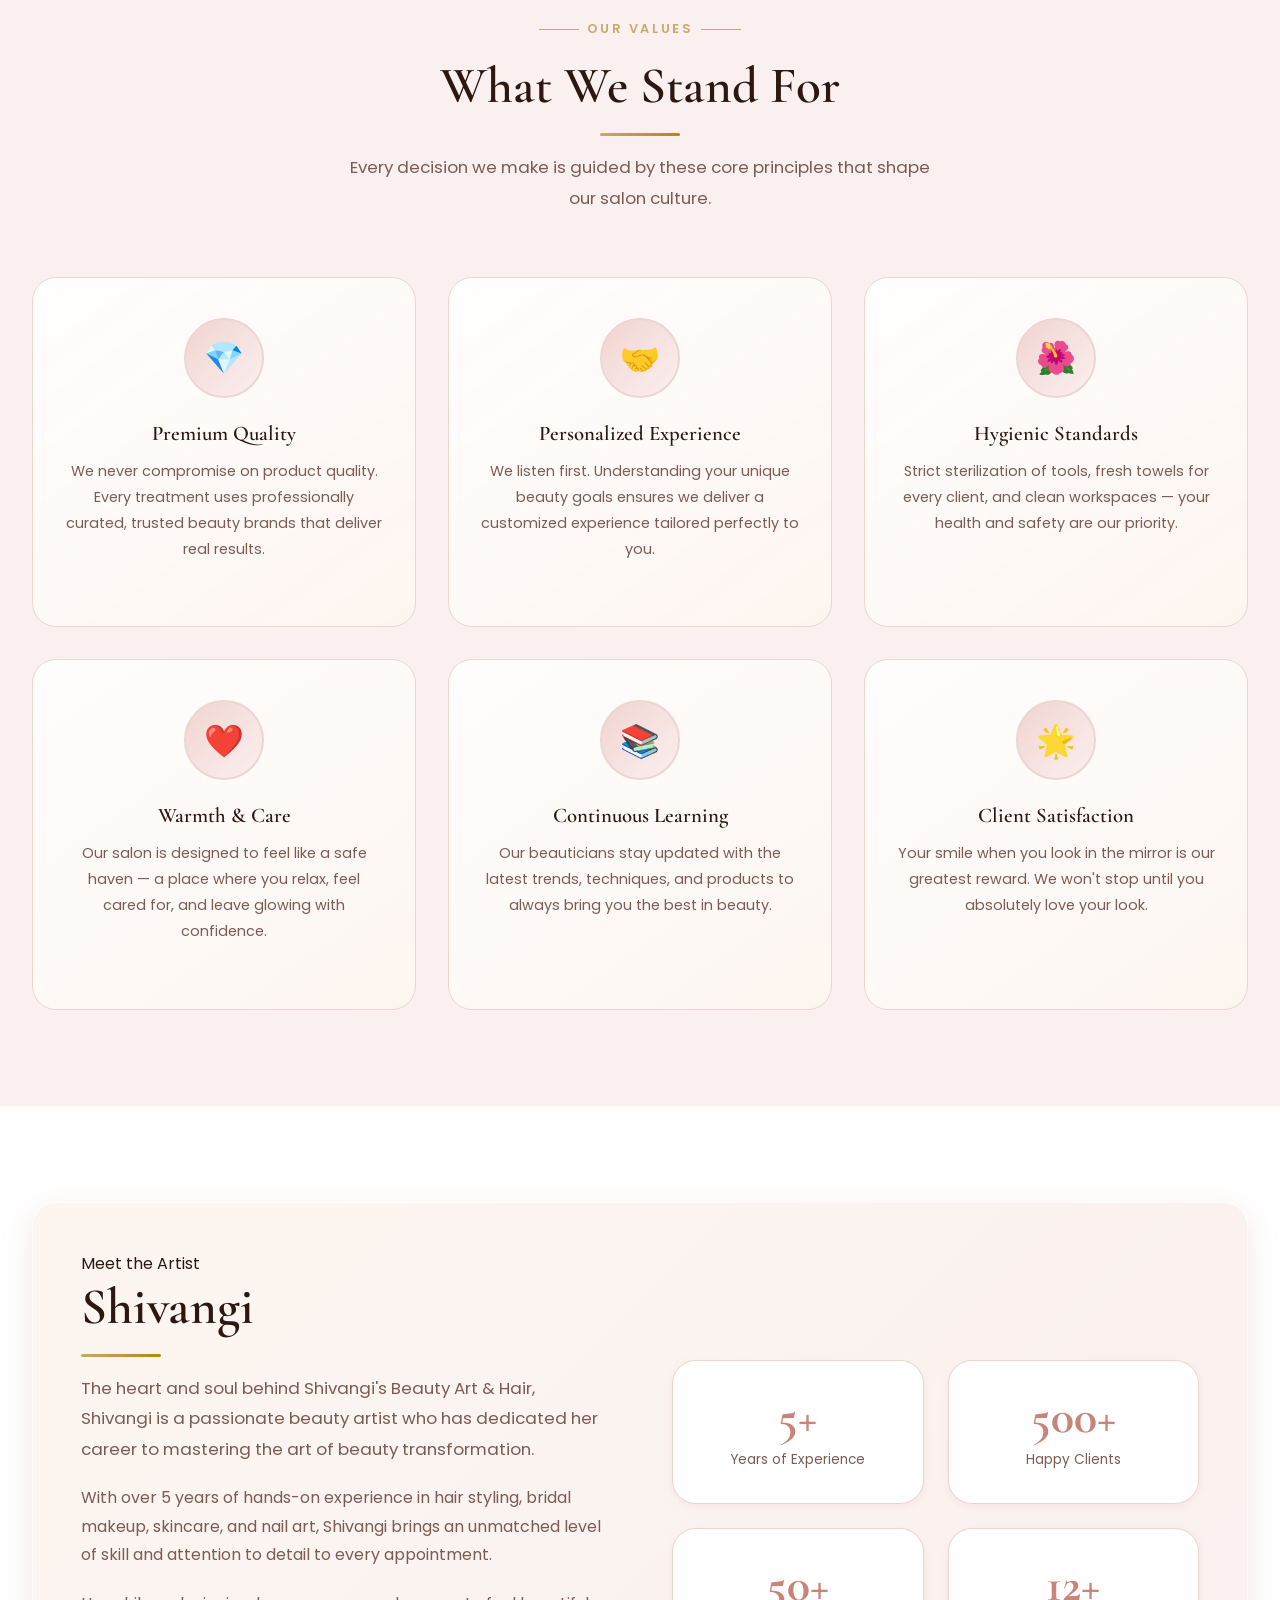
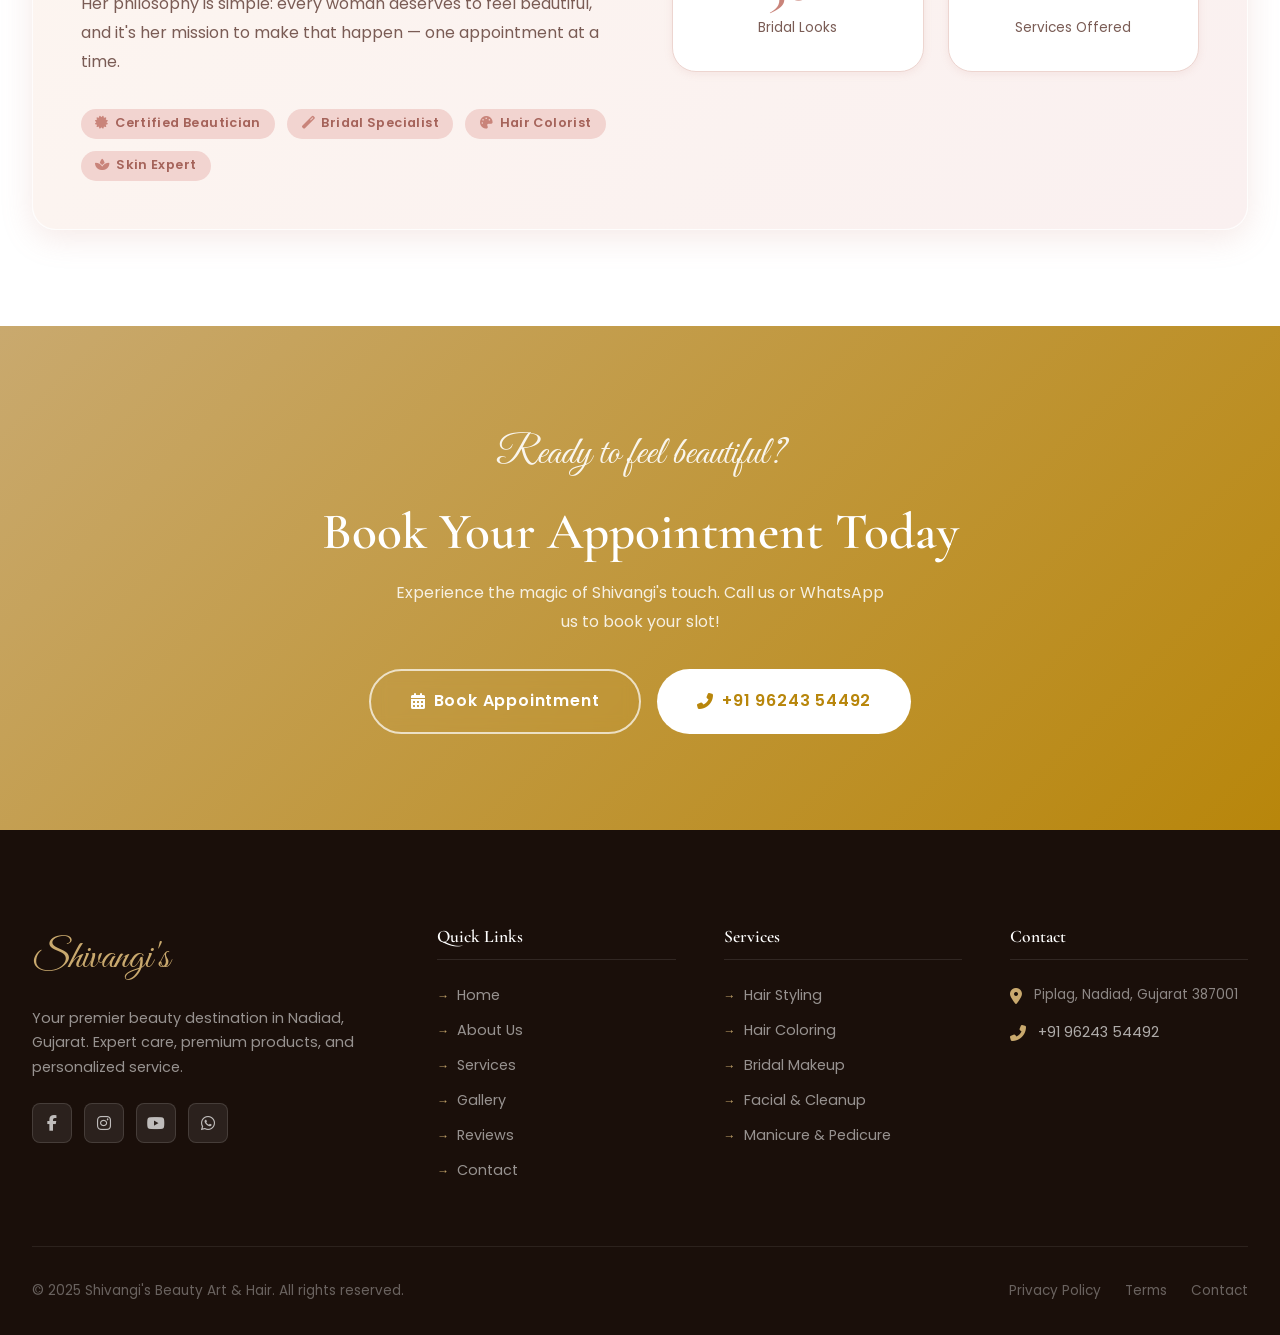
<file: about.html>
<!DOCTYPE html>
<html lang="en">
<head>
  <meta charset="UTF-8" />
  <meta name="viewport" content="width=device-width, initial-scale=1.0" />
  <meta http-equiv="X-UA-Compatible" content="IE=edge" />
  <title>About Us | Shivangi's Beauty Art & Hair — Nadiad's Premier Salon</title>
  <meta name="description" content="Learn about Shivangi's Beauty Art & Hair — Nadiad's trusted beauty salon with 5+ years of experience, expert professionals, and personalized beauty care." />
  <meta name="keywords" content="about Shivangi beauty salon, beauty studio Nadiad, trusted salon Nadiad, professional beautician Nadiad" />
  <meta name="robots" content="index, follow" />
  <link rel="canonical" href="https://shivangisbeautyart.com/about.html" />
  <link rel="icon" type="image/png" href="images/salon_logo.png" />
  <link rel="preconnect" href="https://fonts.googleapis.com" />
  <link rel="preconnect" href="https://fonts.gstatic.com" crossorigin />
  <link rel="stylesheet" href="css/style.css" />
  <link rel="stylesheet" href="https://cdnjs.cloudflare.com/ajax/libs/font-awesome/6.5.0/css/all.min.css" crossorigin="anonymous" referrerpolicy="no-referrer" />
  <script type="application/ld+json">
  {
    "@context": "https://schema.org",
    "@type": "BeautySalon",
    "name": "Shivangi's Beauty Art & Hair",
    "url": "https://shivangisbeautyart.com",
    "telephone": "+91-96243-54492",
    "address": {
      "@type": "PostalAddress",
      "streetAddress": "b/h, Shubh Residency, 12, Jay Ambe Residency, Chokadi, Piplag",
      "addressLocality": "Nadiad",
      "addressRegion": "Gujarat",
      "postalCode": "387001",
      "addressCountry": "IN"
    }
  }
  </script>
</head>
<body>

  <!-- NAVBAR -->
  <nav id="navbar" role="navigation" aria-label="Main navigation">
    <div class="nav-container">
      <a href="index.html" class="nav-logo" aria-label="Shivangi's Beauty Art & Hair Home">
        <img src="images/salon_logo.png" alt="Shivangi's Beauty Art Logo" class="logo-img" width="48" height="48" />
        <div class="logo-text">
          <span class="logo-main">Shivangi's</span>
          <span class="logo-sub">Beauty Art &amp; Hair</span>
        </div>
      </a>
      <ul class="nav-links" role="list">
        <li><a href="index.html">Home</a></li>
        <li><a href="about.html" class="active">About</a></li>
        <li><a href="services.html">Services</a></li>
        <li><a href="gallery.html">Gallery</a></li>
        <li><a href="testimonials.html">Reviews</a></li>
        <li><a href="contact.html">Contact</a></li>
      </ul>
      <div class="nav-cta">
        <a href="tel:+919624354492" class="btn btn-outline btn-sm"><i class="fas fa-phone-alt"></i> Call Now</a>
        <a href="contact.html#booking" class="btn btn-primary btn-sm"><i class="fas fa-calendar-alt"></i> Book Now</a>
      </div>
      <button class="nav-toggle" id="nav-toggle" aria-label="Open mobile menu"><span></span><span></span><span></span></button>
    </div>
  </nav>

  <!-- Mobile Nav -->
  <div class="nav-mobile" id="nav-mobile" role="dialog">
    <button class="nav-mobile-close" id="nav-mobile-close" aria-label="Close menu"><i class="fas fa-times"></i></button>
    <a href="index.html">Home</a>
    <a href="about.html">About</a>
    <a href="services.html">Services</a>
    <a href="gallery.html">Gallery</a>
    <a href="testimonials.html">Reviews</a>
    <a href="contact.html">Contact</a>
    <div style="display:flex;gap:1rem;margin-top:1rem;justify-content:center;">
      <a href="tel:+919624354492" class="btn btn-call btn-sm"><i class="fas fa-phone-alt"></i> Call</a>
      <a href="https://wa.me/919624354492" class="btn btn-whatsapp btn-sm" target="_blank"><i class="fab fa-whatsapp"></i> WhatsApp</a>
    </div>
  </div>

  <!-- PAGE HERO -->
  <header class="page-hero" role="banner">
    <div class="page-hero-overlay" aria-hidden="true"></div>
    <div class="page-hero-content">
      <div style="font-family:var(--font-script);font-size:3rem;margin-bottom:0.5rem;opacity:0.9;">About Us</div>
      <h1>Our Story &amp; Mission</h1>
      <p>A beauty studio built on passion, care, and excellence.</p>
      <nav class="breadcrumb" aria-label="Breadcrumb">
        <a href="index.html">Home</a>
        <span class="breadcrumb-sep" aria-hidden="true">›</span>
        <span aria-current="page">About Us</span>
      </nav>
    </div>
  </header>

  <!-- MAIN ABOUT STORY -->
  <section class="section bg-white" aria-labelledby="story-heading">
    <div class="container">
      <div class="about-story">
        <div class="about-img-wrap reveal-left">
          <img src="images/salon_hero.png" alt="Inside Shivangi's Beauty Art salon" class="about-img-main" loading="lazy" width="500" height="625" />
          <div class="about-img-badge">
            <span class="num">5+</span>
            <span class="txt">Years of<br>Excellence</span>
          </div>
        </div>

        <div class="reveal-right">
          <div class="label">Our Story</div>
          <h2 id="story-heading">Where Beauty Meets <em style="font-style:italic;color:var(--clr-primary)">Artistry</em></h2>
          <div class="divider" style="margin:1.25rem 0;"></div>

          <p style="margin-bottom:1.25rem;font-size:1.05rem;">Shivangi's Beauty Art &amp; Hair was born from a simple but powerful vision: to create a space in Nadiad where every woman feels truly pampered, beautiful, and valued.</p>

          <p style="margin-bottom:1.25rem;">Founded over 5 years ago, our salon quickly became a trusted name in the local community — not just for our excellent services, but for the genuine warmth and care we extend to every single client. Whether you're coming in for a quick trim or a full bridal transformation, you will always receive our undivided attention and expertise.</p>

          <p style="margin-bottom:2rem;">We believe beauty is personal. That's why we take the time to understand your unique style, skin type, and preferences before recommending any service. Our skilled professionals use only premium, skin-safe products to ensure the best results every time.</p>

          <div class="timeline">
            <div class="timeline-item">
              <div class="timeline-dot"></div>
              <div>
                <h4 style="margin-bottom:0.4rem;">Founded in Nadiad</h4>
                <p style="font-size:0.9rem;">Started with a small team and a big dream — to serve Nadiad's women with world-class beauty services.</p>
              </div>
            </div>
            <div class="timeline-item">
              <div class="timeline-dot"></div>
              <div>
                <h4 style="margin-bottom:0.4rem;">Expanded Service Menu</h4>
                <p style="font-size:0.9rem;">Added specialized bridal packages, hair coloring, and skincare treatments to serve every beauty need.</p>
              </div>
            </div>
            <div class="timeline-item">
              <div class="timeline-dot"></div>
              <div>
                <h4 style="margin-bottom:0.4rem;">500+ Happy Clients</h4>
                <p style="font-size:0.9rem;">Grew into Nadiad's most loved beauty studio with a loyal base of happy, glowing clients.</p>
              </div>
            </div>
          </div>
        </div>
      </div>
    </div>
  </section>

  <!-- VALUES SECTION -->
  <section class="section bg-blush" aria-labelledby="values-heading">
    <div class="container">
      <div class="section-header reveal">
        <div class="label">Our Values</div>
        <h2 id="values-heading">What We Stand For</h2>
        <div class="divider"></div>
        <p>Every decision we make is guided by these core principles that shape our salon culture.</p>
      </div>

      <div class="grid-3 stagger" id="values-grid">
        <div class="service-card">
          <div class="service-icon">💎</div>
          <h3>Premium Quality</h3>
          <p>We never compromise on product quality. Every treatment uses professionally curated, trusted beauty brands that deliver real results.</p>
        </div>
        <div class="service-card">
          <div class="service-icon">🤝</div>
          <h3>Personalized Experience</h3>
          <p>We listen first. Understanding your unique beauty goals ensures we deliver a customized experience tailored perfectly to you.</p>
        </div>
        <div class="service-card">
          <div class="service-icon">🌺</div>
          <h3>Hygienic Standards</h3>
          <p>Strict sterilization of tools, fresh towels for every client, and clean workspaces — your health and safety are our priority.</p>
        </div>
        <div class="service-card">
          <div class="service-icon">❤️</div>
          <h3>Warmth &amp; Care</h3>
          <p>Our salon is designed to feel like a safe haven — a place where you relax, feel cared for, and leave glowing with confidence.</p>
        </div>
        <div class="service-card">
          <div class="service-icon">📚</div>
          <h3>Continuous Learning</h3>
          <p>Our beauticians stay updated with the latest trends, techniques, and products to always bring you the best in beauty.</p>
        </div>
        <div class="service-card">
          <div class="service-icon">🌟</div>
          <h3>Client Satisfaction</h3>
          <p>Your smile when you look in the mirror is our greatest reward. We won't stop until you absolutely love your look.</p>
        </div>
      </div>
    </div>
  </section>

  <!-- OWNER HIGHLIGHT -->
  <section class="section bg-white" aria-labelledby="owner-heading">
    <div class="container">
      <div class="glass-card" style="padding:3rem;background:linear-gradient(135deg,#FDF6F0,#FAF0F0);">
        <div class="grid-2 reveal" style="gap:4rem;align-items:center;">
          <div>
            <div class="label" style="justify-content:flex-start;">Meet the Artist</div>
            <h2 id="owner-heading">Shivangi</h2>
            <div class="divider" style="margin:1rem 0;"></div>
            <p style="margin-bottom:1.25rem;font-size:1.05rem;">The heart and soul behind Shivangi's Beauty Art &amp; Hair, Shivangi is a passionate beauty artist who has dedicated her career to mastering the art of beauty transformation.</p>
            <p style="margin-bottom:1.25rem;">With over 5 years of hands-on experience in hair styling, bridal makeup, skincare, and nail art, Shivangi brings an unmatched level of skill and attention to detail to every appointment.</p>
            <p style="margin-bottom:2rem;">Her philosophy is simple: every woman deserves to feel beautiful, and it's her mission to make that happen — one appointment at a time.</p>

            <div style="display:flex;gap:0.75rem;flex-wrap:wrap;">
              <span class="tag"><i class="fas fa-certificate" style="color:var(--clr-primary);margin-right:0.4rem;"></i>Certified Beautician</span>
              <span class="tag"><i class="fas fa-magic" style="color:var(--clr-primary);margin-right:0.4rem;"></i>Bridal Specialist</span>
              <span class="tag"><i class="fas fa-palette" style="color:var(--clr-primary);margin-right:0.4rem;"></i>Hair Colorist</span>
              <span class="tag"><i class="fas fa-spa" style="color:var(--clr-primary);margin-right:0.4rem;"></i>Skin Expert</span>
            </div>
          </div>

          <div style="display:grid;grid-template-columns:1fr 1fr;gap:1.5rem;">
            <div style="text-align:center;background:white;border-radius:var(--radius-lg);padding:2rem;box-shadow:var(--shadow-sm);border:1px solid var(--clr-border);">
              <div style="font-family:var(--font-serif);font-size:3rem;font-weight:700;color:var(--clr-primary);line-height:1;">5+</div>
              <div style="font-size:0.85rem;color:var(--clr-text-muted);margin-top:0.5rem;">Years of Experience</div>
            </div>
            <div style="text-align:center;background:white;border-radius:var(--radius-lg);padding:2rem;box-shadow:var(--shadow-sm);border:1px solid var(--clr-border);">
              <div style="font-family:var(--font-serif);font-size:3rem;font-weight:700;color:var(--clr-primary);line-height:1;">500+</div>
              <div style="font-size:0.85rem;color:var(--clr-text-muted);margin-top:0.5rem;">Happy Clients</div>
            </div>
            <div style="text-align:center;background:white;border-radius:var(--radius-lg);padding:2rem;box-shadow:var(--shadow-sm);border:1px solid var(--clr-border);">
              <div style="font-family:var(--font-serif);font-size:3rem;font-weight:700;color:var(--clr-primary);line-height:1;">50+</div>
              <div style="font-size:0.85rem;color:var(--clr-text-muted);margin-top:0.5rem;">Bridal Looks</div>
            </div>
            <div style="text-align:center;background:white;border-radius:var(--radius-lg);padding:2rem;box-shadow:var(--shadow-sm);border:1px solid var(--clr-border);">
              <div style="font-family:var(--font-serif);font-size:3rem;font-weight:700;color:var(--clr-primary);line-height:1;">12+</div>
              <div style="font-size:0.85rem;color:var(--clr-text-muted);margin-top:0.5rem;">Services Offered</div>
            </div>
          </div>
        </div>
      </div>
    </div>
  </section>

  <!-- CTA SECTION -->
  <section class="section" style="background:var(--grad-gold);" aria-labelledby="cta-heading">
    <div class="container text-center">
      <div class="reveal" style="color:white;">
        <div style="font-family:var(--font-script);font-size:2.5rem;opacity:0.9;margin-bottom:1rem;">Ready to feel beautiful?</div>
        <h2 id="cta-heading" style="color:white;margin-bottom:1rem;">Book Your Appointment Today</h2>
        <p style="color:rgba(255,255,255,0.85);max-width:500px;margin:0 auto 2rem;">Experience the magic of Shivangi's touch. Call us or WhatsApp us to book your slot!</p>
        <div style="display:flex;gap:1rem;justify-content:center;flex-wrap:wrap;">
          <a href="contact.html#booking" class="btn btn-outline btn-lg" id="about-book-btn"><i class="fas fa-calendar-alt"></i> Book Appointment</a>
          <a href="tel:+919624354492" class="btn btn-lg" style="background:white;color:var(--clr-gold);" id="about-call-btn"><i class="fas fa-phone-alt"></i> +91 96243 54492</a>
        </div>
      </div>
    </div>
  </section>

  <!-- FOOTER -->
  <footer id="footer" role="contentinfo">
    <div class="container">
      <div class="footer-top">
        <div class="footer-brand">
          <div class="logo-script">Shivangi's</div>
          <p>Your premier beauty destination in Nadiad, Gujarat. Expert care, premium products, and personalized service.</p>
          <div class="footer-social">
            <a href="#" aria-label="Facebook" rel="noopener"><i class="fab fa-facebook-f"></i></a>
            <a href="#" aria-label="Instagram" rel="noopener"><i class="fab fa-instagram"></i></a>
            <a href="#" aria-label="YouTube" rel="noopener"><i class="fab fa-youtube"></i></a>
            <a href="https://wa.me/919624354492" aria-label="WhatsApp" rel="noopener" target="_blank"><i class="fab fa-whatsapp"></i></a>
          </div>
        </div>
        <div class="footer-column">
          <h4>Quick Links</h4>
          <nav class="footer-links">
            <a href="index.html">Home</a><a href="about.html">About Us</a><a href="services.html">Services</a><a href="gallery.html">Gallery</a><a href="testimonials.html">Reviews</a><a href="contact.html">Contact</a>
          </nav>
        </div>
        <div class="footer-column">
          <h4>Services</h4>
          <nav class="footer-links">
            <a href="services.html#hair">Hair Styling</a><a href="services.html#hair">Hair Coloring</a><a href="services.html#makeup">Bridal Makeup</a><a href="services.html#skin">Facial &amp; Cleanup</a><a href="services.html#nail">Manicure &amp; Pedicure</a>
          </nav>
        </div>
        <div class="footer-column">
          <h4>Contact</h4>
          <div style="display:flex;flex-direction:column;gap:1rem;">
            <div style="display:flex;gap:0.75rem;align-items:flex-start;"><i class="fas fa-map-marker-alt" style="color:var(--clr-secondary);margin-top:0.3rem;flex-shrink:0;"></i><span style="font-size:0.85rem;color:rgba(255,255,255,0.5);line-height:1.6;">Piplag, Nadiad, Gujarat 387001</span></div>
            <div style="display:flex;gap:0.75rem;align-items:center;"><i class="fas fa-phone-alt" style="color:var(--clr-secondary);"></i><a href="tel:+919624354492" style="font-size:0.9rem;color:rgba(255,255,255,0.65);">+91 96243 54492</a></div>
          </div>
        </div>
      </div>
      <div class="footer-bottom">
        <p>&copy; 2025 Shivangi's Beauty Art &amp; Hair. All rights reserved.</p>
        <div class="footer-bottom-links"><a href="#">Privacy Policy</a><a href="#">Terms</a><a href="contact.html">Contact</a></div>
      </div>
    </div>
  </footer>

  <!-- Floating WhatsApp -->
  <div id="whatsapp-float">
    <span class="whatsapp-tooltip">Chat with us!</span>
    <a href="https://wa.me/919624354492" class="whatsapp-btn" target="_blank" rel="noopener noreferrer" aria-label="Chat on WhatsApp"><i class="fab fa-whatsapp"></i></a>
  </div>

  <button id="back-to-top" aria-label="Back to top" style="position:fixed;bottom:7rem;right:2rem;z-index:400;width:44px;height:44px;border-radius:50%;background:var(--clr-primary);color:#fff;border:none;display:flex;align-items:center;justify-content:center;font-size:1rem;cursor:pointer;opacity:0;transition:opacity 0.3s ease;box-shadow:0 4px 16px rgba(201,132,122,0.4);"><i class="fas fa-chevron-up"></i></button>

  <script src="js/main.js" defer></script>
</body>
</html>
</file>
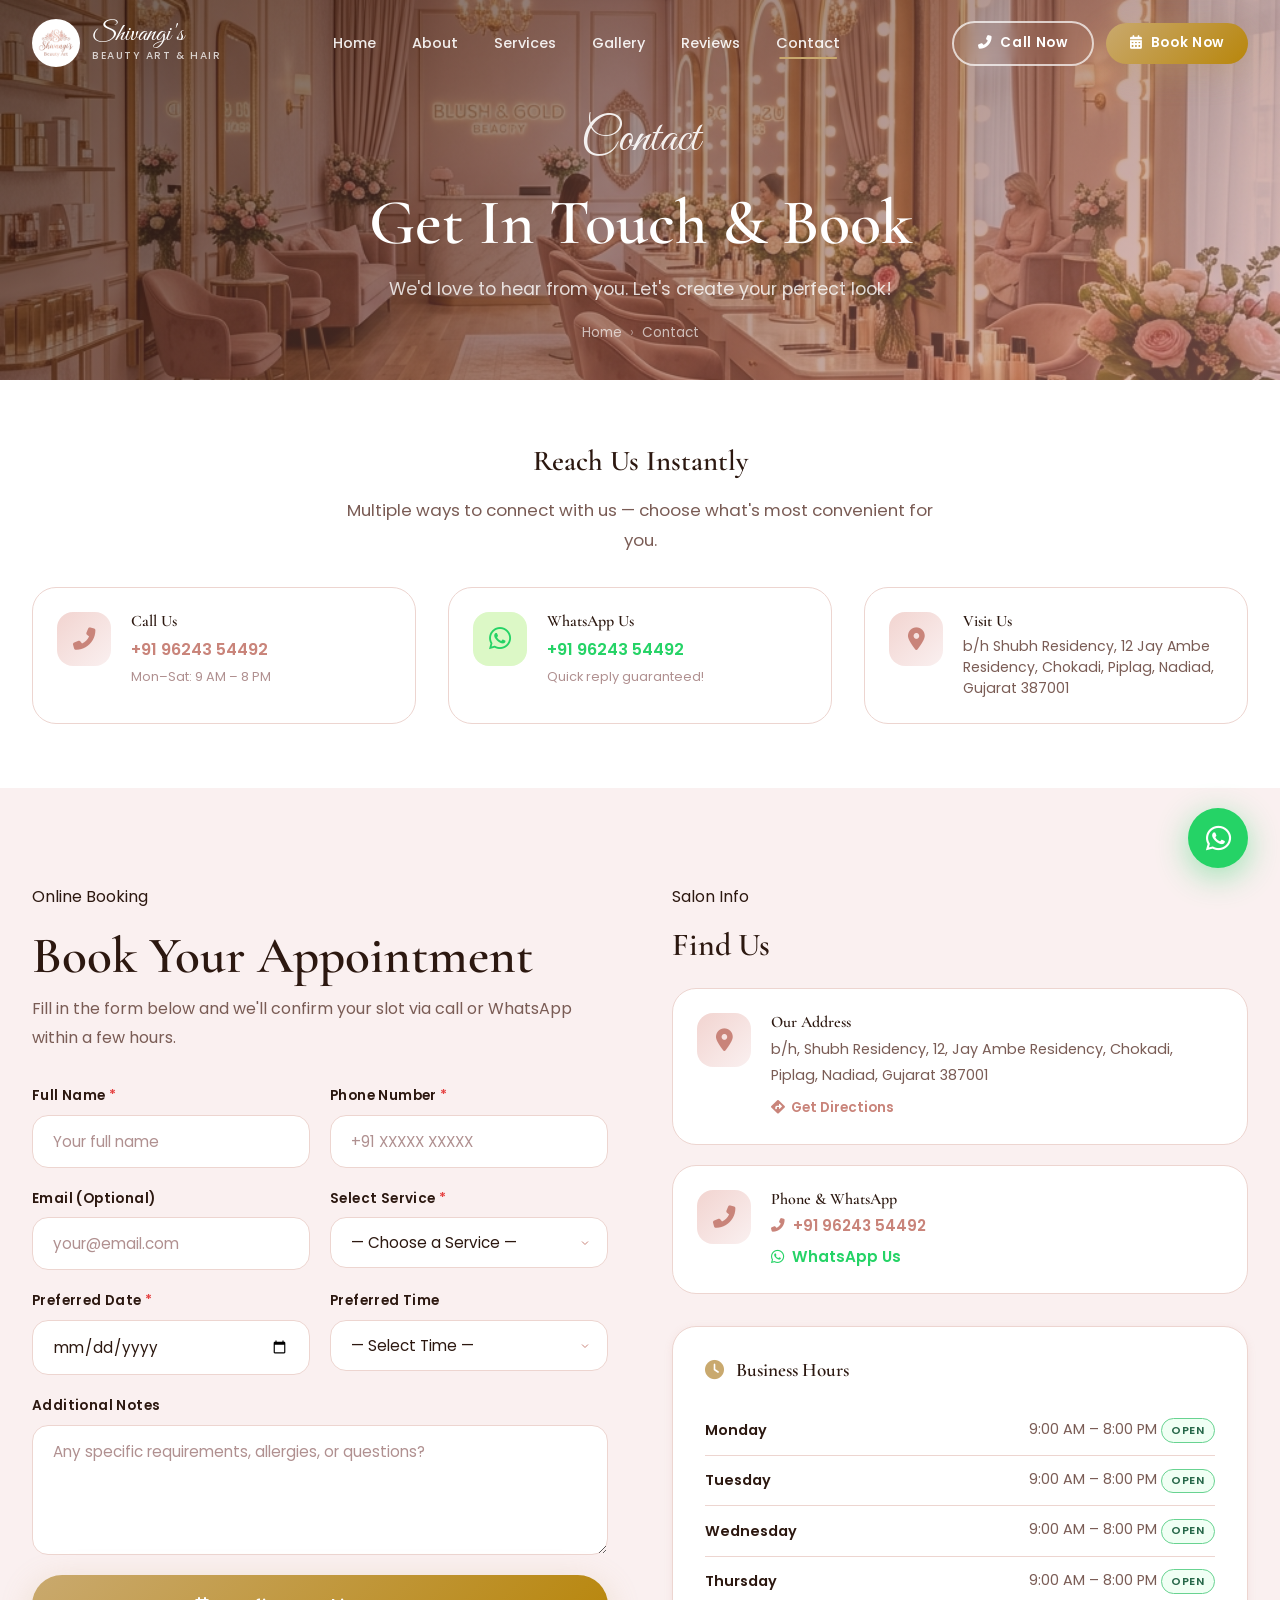
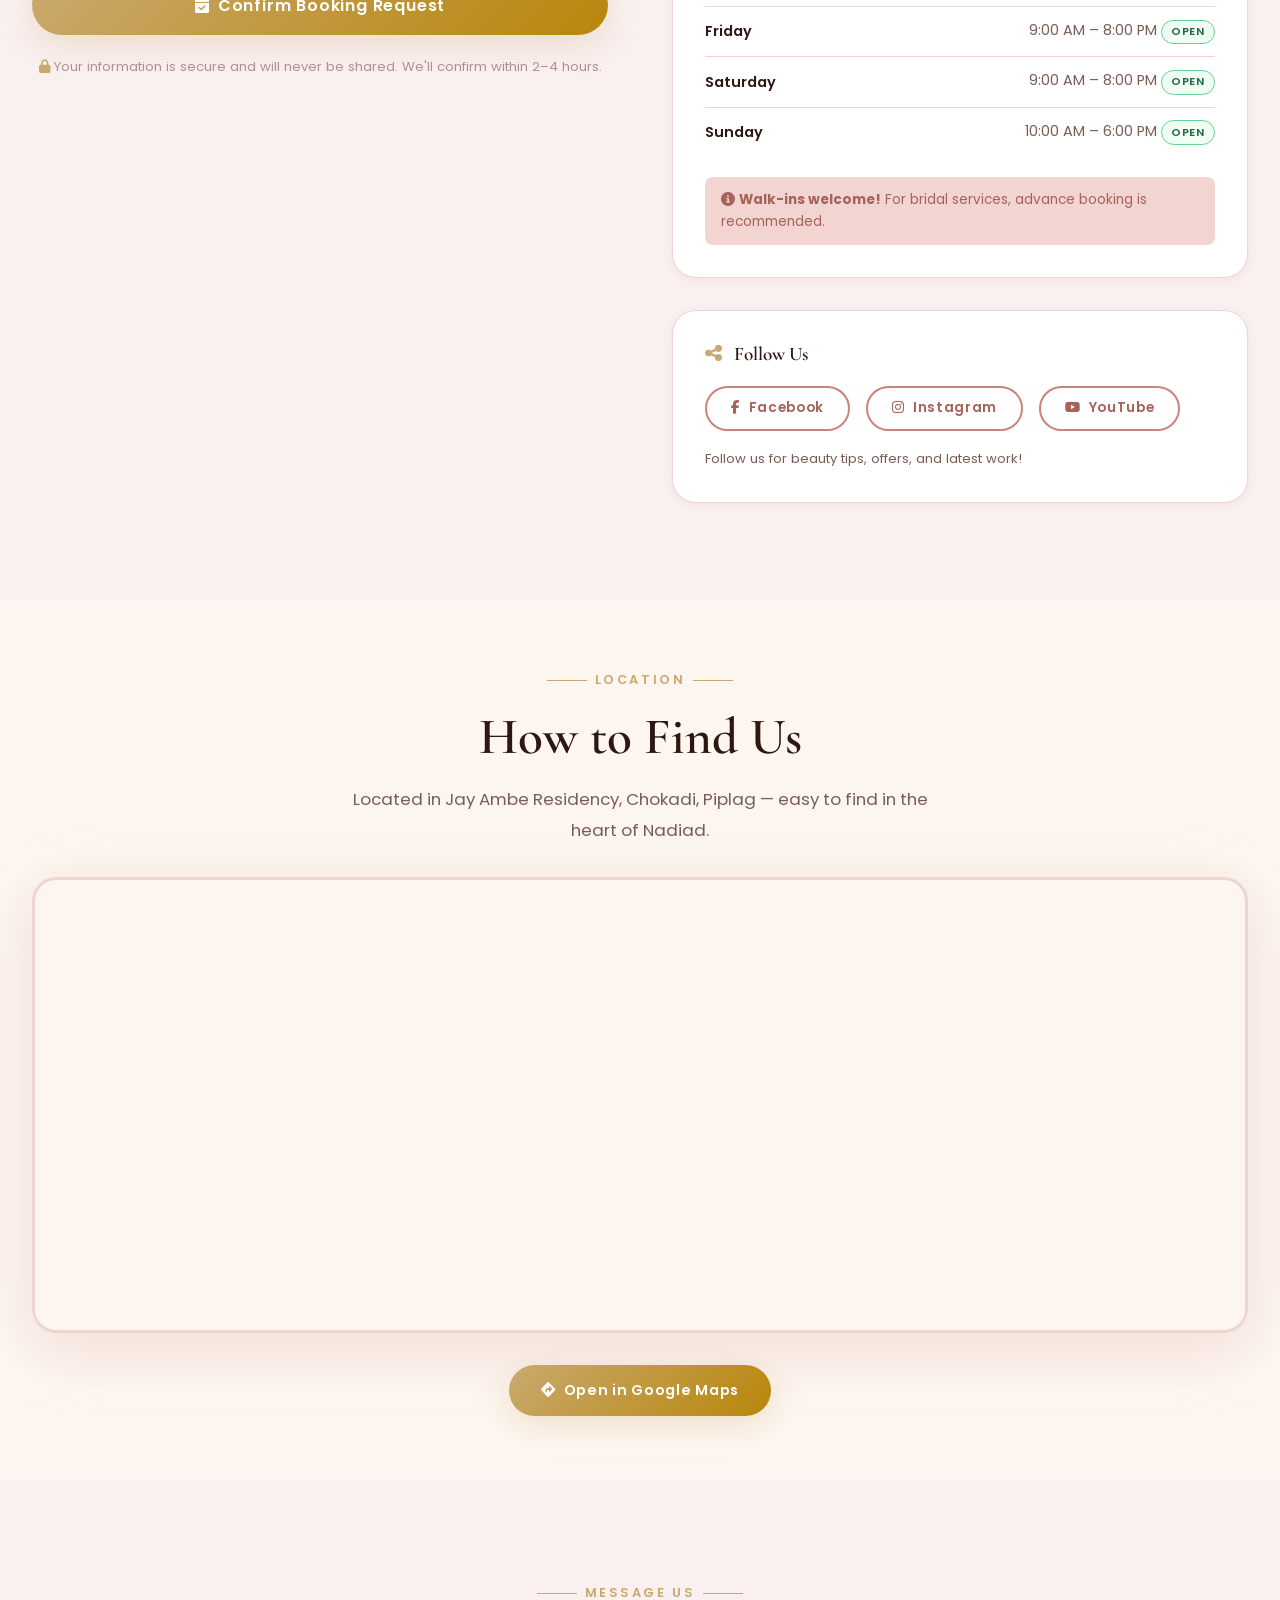
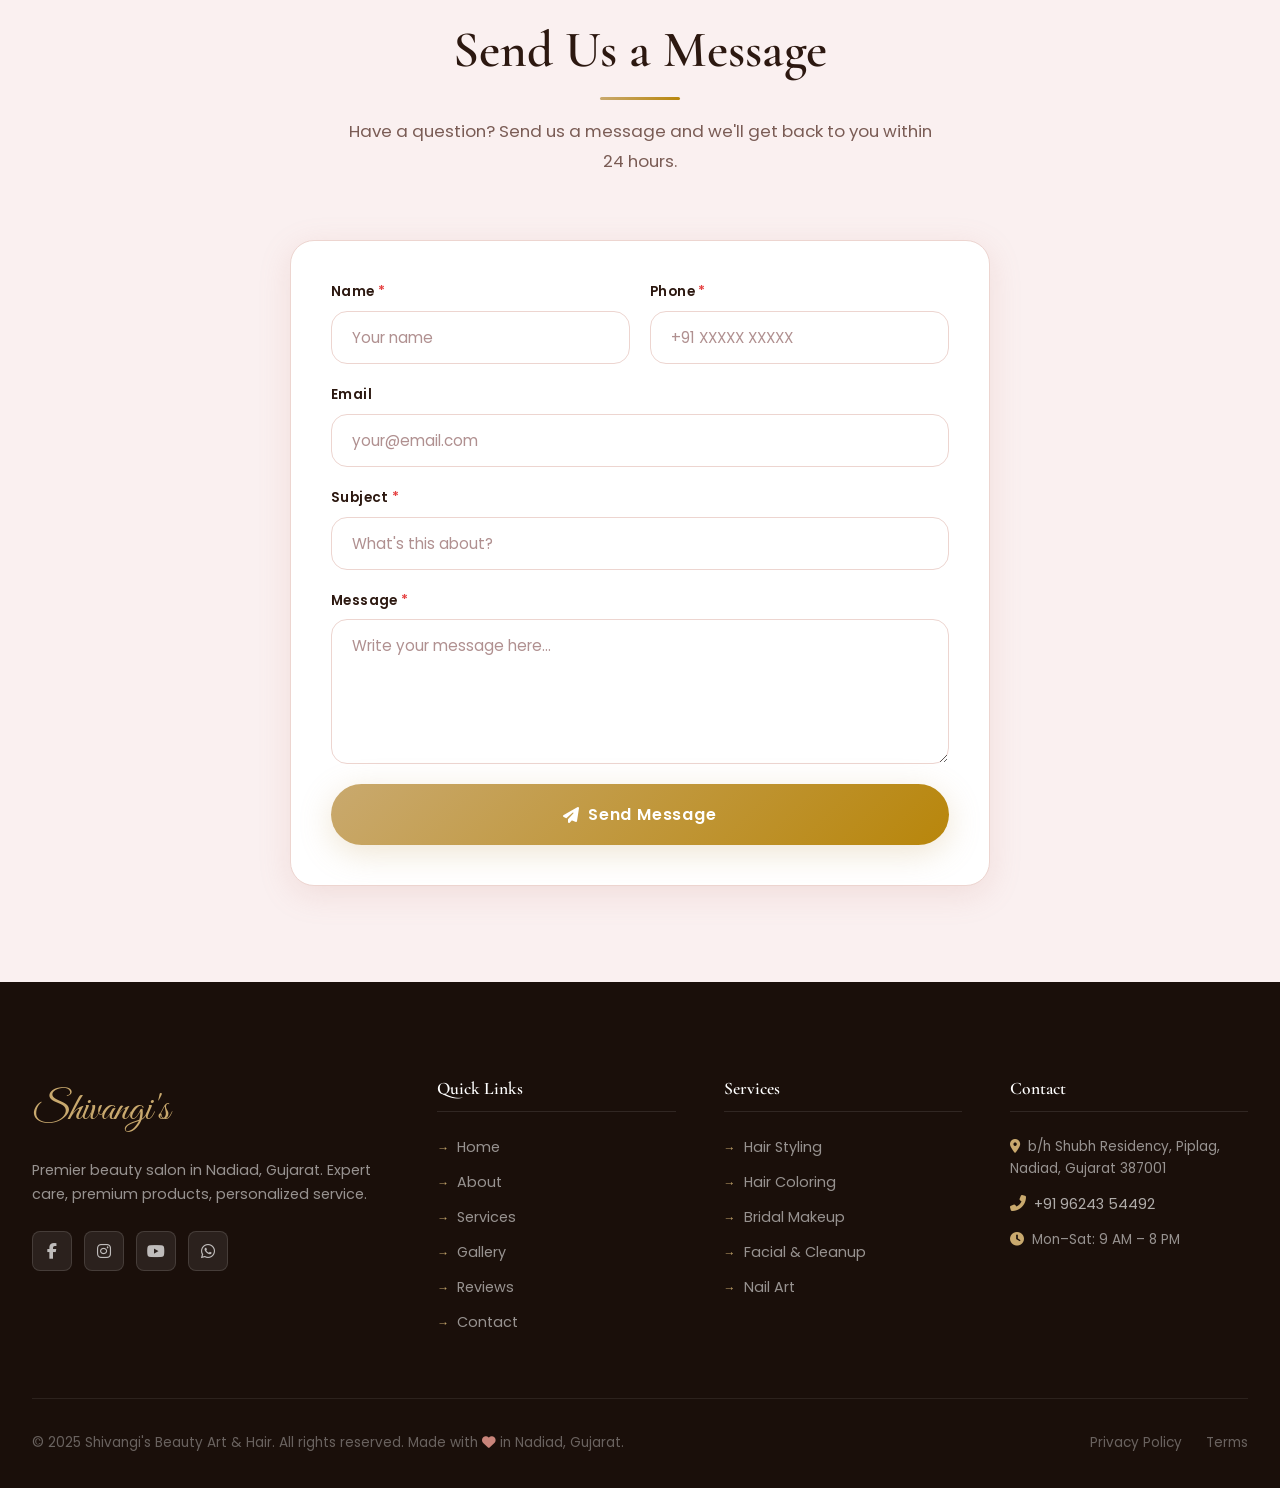
<file: contact.html>
<!DOCTYPE html>
<html lang="en">
<head>
  <meta charset="UTF-8" />
  <meta name="viewport" content="width=device-width, initial-scale=1.0" />
  <meta http-equiv="X-UA-Compatible" content="IE=edge" />
  <title>Contact & Book Appointment | Shivangi's Beauty Art & Hair — Nadiad</title>
  <meta name="description" content="Book an appointment at Shivangi's Beauty Art & Hair in Nadiad. Call +91 96243 54492, WhatsApp us, or fill the booking form. Located at Piplag, Nadiad, Gujarat 387001." />
  <meta name="keywords" content="book beauty appointment Nadiad, Shivangi salon contact, beauty salon Piplag Nadiad, salon appointment Gujarat" />
  <meta name="robots" content="index, follow" />
  <link rel="canonical" href="https://shivangisbeautyart.com/contact.html" />
  <link rel="icon" type="image/png" href="images/salon_logo.png" />
  <link rel="preconnect" href="https://fonts.googleapis.com" />
  <link rel="preconnect" href="https://fonts.gstatic.com" crossorigin />
  <link rel="stylesheet" href="css/style.css" />
  <link rel="stylesheet" href="https://cdnjs.cloudflare.com/ajax/libs/font-awesome/6.5.0/css/all.min.css" crossorigin="anonymous" referrerpolicy="no-referrer" />
</head>
<body>

  <!-- NAVBAR -->
  <nav id="navbar" role="navigation" aria-label="Main navigation">
    <div class="nav-container">
      <a href="index.html" class="nav-logo" aria-label="Home">
        <img src="images/salon_logo.png" alt="Shivangi's Beauty Art Logo" class="logo-img" width="48" height="48" />
        <div class="logo-text">
          <span class="logo-main">Shivangi's</span>
          <span class="logo-sub">Beauty Art &amp; Hair</span>
        </div>
      </a>
      <ul class="nav-links" role="list">
        <li><a href="index.html">Home</a></li>
        <li><a href="about.html">About</a></li>
        <li><a href="services.html">Services</a></li>
        <li><a href="gallery.html">Gallery</a></li>
        <li><a href="testimonials.html">Reviews</a></li>
        <li><a href="contact.html" class="active">Contact</a></li>
      </ul>
      <div class="nav-cta">
        <a href="tel:+919624354492" class="btn btn-outline btn-sm"><i class="fas fa-phone-alt"></i> Call Now</a>
        <a href="#booking" class="btn btn-primary btn-sm"><i class="fas fa-calendar-alt"></i> Book Now</a>
      </div>
      <button class="nav-toggle" id="nav-toggle" aria-label="Open mobile menu"><span></span><span></span><span></span></button>
    </div>
  </nav>
  <div class="nav-mobile" id="nav-mobile">
    <button class="nav-mobile-close" id="nav-mobile-close" aria-label="Close"><i class="fas fa-times"></i></button>
    <a href="index.html">Home</a><a href="about.html">About</a><a href="services.html">Services</a><a href="gallery.html">Gallery</a><a href="testimonials.html">Reviews</a><a href="contact.html">Contact</a>
    <div style="display:flex;gap:1rem;margin-top:1rem;justify-content:center;">
      <a href="tel:+919624354492" class="btn btn-call btn-sm"><i class="fas fa-phone-alt"></i> Call</a>
      <a href="https://wa.me/919624354492" class="btn btn-whatsapp btn-sm" target="_blank"><i class="fab fa-whatsapp"></i> WhatsApp</a>
    </div>
  </div>

  <!-- PAGE HERO -->
  <header class="page-hero" role="banner">
    <div class="page-hero-overlay" aria-hidden="true"></div>
    <div class="page-hero-content">
      <div style="font-family:var(--font-script);font-size:3rem;opacity:0.9;margin-bottom:0.5rem;">Contact</div>
      <h1>Get In Touch &amp; Book</h1>
      <p>We'd love to hear from you. Let's create your perfect look!</p>
      <nav class="breadcrumb" aria-label="Breadcrumb">
        <a href="index.html">Home</a>
        <span class="breadcrumb-sep" aria-hidden="true">›</span>
        <span aria-current="page">Contact</span>
      </nav>
    </div>
  </header>

  <!-- QUICK CONTACT BUTTONS -->
  <section class="section-sm bg-white" aria-labelledby="quick-contact-heading">
    <div class="container">
      <div class="section-header reveal" style="margin-bottom:2rem;">
        <h2 id="quick-contact-heading" style="font-size:1.8rem;">Reach Us Instantly</h2>
        <p>Multiple ways to connect with us — choose what's most convenient for you.</p>
      </div>
      <div class="grid-3 stagger" id="quick-contact-grid">
        <a href="tel:+919624354492" class="contact-info-card" id="call-btn" style="text-decoration:none;" aria-label="Call Shivangi's salon">
          <div class="contact-icon"><i class="fas fa-phone-alt" style="color:var(--clr-primary);"></i></div>
          <div class="contact-icon-text">
            <h4>Call Us</h4>
            <p style="font-weight:600;color:var(--clr-primary);font-size:1rem;">+91 96243 54492</p>
            <p style="font-size:0.8rem;color:var(--clr-text-light);">Mon–Sat: 9 AM – 8 PM</p>
          </div>
        </a>
        <a href="https://wa.me/919624354492?text=Hello!%20I%20would%20like%20to%20book%20an%20appointment." class="contact-info-card" id="whatsapp-contact-btn" style="text-decoration:none;" target="_blank" rel="noopener noreferrer" aria-label="Chat on WhatsApp">
          <div class="contact-icon" style="background:#dcf8c6;"><i class="fab fa-whatsapp" style="color:#25D366;font-size:1.6rem;"></i></div>
          <div class="contact-icon-text">
            <h4>WhatsApp Us</h4>
            <p style="font-weight:600;color:#25D366;font-size:1rem;">+91 96243 54492</p>
            <p style="font-size:0.8rem;color:var(--clr-text-light);">Quick reply guaranteed!</p>
          </div>
        </a>
        <div class="contact-info-card" aria-label="Visit us at our address">
          <div class="contact-icon"><i class="fas fa-map-marker-alt" style="color:var(--clr-primary);"></i></div>
          <div class="contact-icon-text">
            <h4>Visit Us</h4>
            <p style="font-size:0.88rem;line-height:1.5;">b/h Shubh Residency, 12 Jay Ambe Residency, Chokadi, Piplag, Nadiad, Gujarat 387001</p>
          </div>
        </div>
      </div>
    </div>
  </section>

  <!-- BOOKING FORM + CONTACT INFO -->
  <section class="section bg-blush" id="booking" aria-labelledby="booking-heading">
    <div class="container">
      <div class="grid-2 reveal" style="gap:4rem;align-items:flex-start;">

        <!-- BOOKING FORM -->
        <div>
          <div class="label" style="justify-content:flex-start;margin-bottom:1rem;">Online Booking</div>
          <h2 id="booking-heading" style="margin-bottom:0.5rem;">Book Your Appointment</h2>
          <p style="margin-bottom:2rem;">Fill in the form below and we'll confirm your slot via call or WhatsApp within a few hours.</p>

          <form id="booking-form" novalidate style="display:flex;flex-direction:column;gap:1.25rem;" aria-label="Appointment booking form">
            <div class="form-grid">
              <div class="form-group">
                <label for="booking-name">Full Name <span style="color:#e53e3e;">*</span></label>
                <input type="text" id="booking-name" name="name" class="form-control" placeholder="Your full name" required autocomplete="name" maxlength="80" />
                <span class="form-error" role="alert">Please enter your name.</span>
              </div>
              <div class="form-group">
                <label for="booking-phone">Phone Number <span style="color:#e53e3e;">*</span></label>
                <input type="tel" id="booking-phone" name="phone" class="form-control" placeholder="+91 XXXXX XXXXX" required autocomplete="tel" maxlength="15" />
                <span class="form-error" role="alert">Please enter a valid phone number.</span>
              </div>
              <div class="form-group">
                <label for="booking-email">Email (Optional)</label>
                <input type="email" id="booking-email" name="email" class="form-control" placeholder="your@email.com" autocomplete="email" />
                <span class="form-error" role="alert">Please enter a valid email.</span>
              </div>
              <div class="form-group">
                <label for="booking-service">Select Service <span style="color:#e53e3e;">*</span></label>
                <select id="booking-service" name="service" class="form-control" required>
                  <option value="">— Choose a Service —</option>
                  <optgroup label="Hair Services">
                    <option value="Hair Cut & Styling">Hair Cut &amp; Styling</option>
                    <option value="Hair Spa">Hair Spa</option>
                    <option value="Hair Coloring">Hair Coloring</option>
                  </optgroup>
                  <optgroup label="Makeup">
                    <option value="Bridal Makeup">Bridal Makeup</option>
                    <option value="Party Makeup">Party Makeup</option>
                    <option value="Pre-Bridal Package">Pre-Bridal Package</option>
                  </optgroup>
                  <optgroup label="Skin & Body">
                    <option value="Facial & Cleanup">Facial &amp; Cleanup</option>
                    <option value="Threading">Threading</option>
                    <option value="Waxing">Waxing</option>
                    <option value="Skin Care Treatment">Skin Care Treatment</option>
                    <option value="Beauty Treatment">Beauty Treatment</option>
                  </optgroup>
                  <optgroup label="Nail Care">
                    <option value="Manicure">Manicure</option>
                    <option value="Pedicure">Pedicure</option>
                    <option value="Nail Art">Nail Art</option>
                  </optgroup>
                  <option value="Multiple Services">Multiple Services</option>
                </select>
                <span class="form-error" role="alert">Please select a service.</span>
              </div>
              <div class="form-group">
                <label for="booking-date">Preferred Date <span style="color:#e53e3e;">*</span></label>
                <input type="date" id="booking-date" name="date" class="form-control" required />
                <span class="form-error" role="alert">Please select a date.</span>
              </div>
              <div class="form-group">
                <label for="booking-time">Preferred Time</label>
                <select id="booking-time" name="time" class="form-control">
                  <option value="">— Select Time —</option>
                  <option value="09:00 AM">09:00 AM</option>
                  <option value="10:00 AM">10:00 AM</option>
                  <option value="11:00 AM">11:00 AM</option>
                  <option value="12:00 PM">12:00 PM</option>
                  <option value="01:00 PM">01:00 PM</option>
                  <option value="02:00 PM">02:00 PM</option>
                  <option value="03:00 PM">03:00 PM</option>
                  <option value="04:00 PM">04:00 PM</option>
                  <option value="05:00 PM">05:00 PM</option>
                  <option value="06:00 PM">06:00 PM</option>
                  <option value="07:00 PM">07:00 PM</option>
                </select>
              </div>
              <div class="form-group form-full">
                <label for="booking-message">Additional Notes</label>
                <textarea id="booking-message" name="message" class="form-control" placeholder="Any specific requirements, allergies, or questions?" rows="4" maxlength="500"></textarea>
                <span class="form-error" role="alert"></span>
              </div>
            </div>

            <button type="submit" class="btn btn-primary btn-lg" id="booking-submit" style="width:100%;justify-content:center;">
              <i class="fas fa-calendar-check"></i> Confirm Booking Request
            </button>

            <p style="font-size:0.82rem;color:var(--clr-text-light);text-align:center;">
              <i class="fas fa-lock" style="color:var(--clr-secondary);"></i>
              Your information is secure and will never be shared. We'll confirm within 2–4 hours.
            </p>

            <div id="form-success" class="form-success" role="status" aria-live="polite">
              <i class="fas fa-check-circle" style="color:#276749;margin-right:0.5rem;"></i>
              Your booking request has been sent! We'll confirm your appointment via phone or WhatsApp shortly. Thank you!
            </div>
          </form>
        </div>

        <!-- CONTACT INFO SIDEBAR -->
        <div style="display:flex;flex-direction:column;gap:2rem;">
          <!-- Business Info -->
          <div>
            <div class="label" style="justify-content:flex-start;margin-bottom:1rem;">Salon Info</div>
            <h2 style="margin-bottom:1.5rem;font-size:2rem;">Find Us</h2>
            <div style="display:flex;flex-direction:column;gap:1.25rem;">
              <div class="contact-info-card">
                <div class="contact-icon"><i class="fas fa-map-marker-alt" style="color:var(--clr-primary);"></i></div>
                <div class="contact-icon-text">
                  <h4>Our Address</h4>
                  <p>b/h, Shubh Residency, 12, Jay Ambe Residency, Chokadi, Piplag, Nadiad, Gujarat 387001</p>
                  <a href="https://maps.google.com/?q=Jay+Ambe+Residency+Piplag+Nadiad+Gujarat+387001" target="_blank" rel="noopener noreferrer" style="color:var(--clr-primary);font-size:0.85rem;font-weight:600;display:inline-flex;align-items:center;gap:0.35rem;margin-top:0.5rem;">
                    <i class="fas fa-directions"></i> Get Directions
                  </a>
                </div>
              </div>

              <div class="contact-info-card">
                <div class="contact-icon"><i class="fas fa-phone-alt" style="color:var(--clr-primary);"></i></div>
                <div class="contact-icon-text">
                  <h4>Phone &amp; WhatsApp</h4>
                  <a href="tel:+919624354492" style="display:flex;align-items:center;gap:0.5rem;color:var(--clr-primary);font-weight:600;font-size:0.95rem;"><i class="fas fa-phone-alt" style="font-size:0.85rem;"></i> +91 96243 54492</a>
                  <a href="https://wa.me/919624354492" target="_blank" rel="noopener noreferrer" style="display:flex;align-items:center;gap:0.5rem;color:#25D366;font-weight:600;font-size:0.95rem;margin-top:0.4rem;"><i class="fab fa-whatsapp"></i> WhatsApp Us</a>
                </div>
              </div>
            </div>
          </div>

          <!-- Business Hours -->
          <div style="background:white;border-radius:var(--radius-lg);padding:2rem;border:1px solid var(--clr-border);box-shadow:var(--shadow-sm);">
            <h3 style="font-size:1.2rem;margin-bottom:1.5rem;display:flex;align-items:center;gap:0.75rem;">
              <i class="fas fa-clock" style="color:var(--clr-secondary);"></i> Business Hours
            </h3>
            <table class="hours-table" aria-label="Business hours">
              <tbody>
                <tr>
                  <td>Monday</td>
                  <td>9:00 AM – 8:00 PM <span class="badge-open">Open</span></td>
                </tr>
                <tr>
                  <td>Tuesday</td>
                  <td>9:00 AM – 8:00 PM <span class="badge-open">Open</span></td>
                </tr>
                <tr>
                  <td>Wednesday</td>
                  <td>9:00 AM – 8:00 PM <span class="badge-open">Open</span></td>
                </tr>
                <tr>
                  <td>Thursday</td>
                  <td>9:00 AM – 8:00 PM <span class="badge-open">Open</span></td>
                </tr>
                <tr>
                  <td>Friday</td>
                  <td>9:00 AM – 8:00 PM <span class="badge-open">Open</span></td>
                </tr>
                <tr>
                  <td>Saturday</td>
                  <td>9:00 AM – 8:00 PM <span class="badge-open">Open</span></td>
                </tr>
                <tr>
                  <td>Sunday</td>
                  <td>10:00 AM – 6:00 PM <span class="badge-open">Open</span></td>
                </tr>
              </tbody>
            </table>
            <div style="margin-top:1.25rem;padding:0.75rem 1rem;background:var(--clr-primary-light);border-radius:var(--radius-sm);font-size:0.85rem;color:var(--clr-primary-dark);">
              <i class="fas fa-info-circle"></i> <strong>Walk-ins welcome!</strong> For bridal services, advance booking is recommended.
            </div>
          </div>

          <!-- Social media -->
          <div style="background:white;border-radius:var(--radius-lg);padding:2rem;border:1px solid var(--clr-border);box-shadow:var(--shadow-sm);">
            <h3 style="font-size:1.2rem;margin-bottom:1.25rem;display:flex;align-items:center;gap:0.75rem;">
              <i class="fas fa-share-alt" style="color:var(--clr-secondary);"></i> Follow Us
            </h3>
            <div style="display:flex;gap:1rem;flex-wrap:wrap;">
              <a href="#" class="btn btn-outline-dark btn-sm" aria-label="Facebook" rel="noopener"><i class="fab fa-facebook-f"></i> Facebook</a>
              <a href="#" class="btn btn-outline-dark btn-sm" aria-label="Instagram" rel="noopener"><i class="fab fa-instagram"></i> Instagram</a>
              <a href="#" class="btn btn-outline-dark btn-sm" aria-label="YouTube" rel="noopener"><i class="fab fa-youtube"></i> YouTube</a>
            </div>
            <p style="font-size:0.82rem;margin-top:1rem;">Follow us for beauty tips, offers, and latest work!</p>
          </div>
        </div>
      </div>
    </div>
  </section>

  <!-- GOOGLE MAP -->
  <section class="section-sm bg-cream" aria-labelledby="map-heading">
    <div class="container">
      <div class="section-header reveal" style="margin-bottom:2rem;">
        <div class="label">Location</div>
        <h2 id="map-heading">How to Find Us</h2>
        <p>Located in Jay Ambe Residency, Chokadi, Piplag — easy to find in the heart of Nadiad.</p>
      </div>
      <div class="map-container reveal">
        <iframe
          title="Shivangi's Beauty Art & Hair — Google Maps Location"
          src="https://www.google.com/maps/embed?pb=!1m18!1m12!1m3!1d3686.012345!2d72.86200!3d22.69300!2m3!1f0!2f0!3f0!3m2!1i1024!2i768!4f13.1!3m3!1m2!1s0x395e4!2sShubh+Residency+Piplag+Nadiad+Gujarat!5e0!3m2!1sen!2sin!4v1700000000000"
          width="100%"
          height="450"
          style="border:0;"
          allowfullscreen=""
          loading="lazy"
          referrerpolicy="no-referrer-when-downgrade"
          aria-label="Map showing Shivangi's Beauty Art location in Nadiad, Gujarat">
        </iframe>
      </div>
      <div class="text-center mt-md">
        <a href="https://maps.google.com/?q=Jay+Ambe+Residency+Piplag+Nadiad+Gujarat+387001" target="_blank" rel="noopener noreferrer" class="btn btn-primary" id="directions-btn">
          <i class="fas fa-directions"></i> Open in Google Maps
        </a>
      </div>
    </div>
  </section>

  <!-- GENERAL CONTACT FORM -->
  <section class="section bg-blush" aria-labelledby="contact-form-heading">
    <div class="container">
      <div style="max-width:700px;margin:0 auto;">
        <div class="section-header reveal">
          <div class="label">Message Us</div>
          <h2 id="contact-form-heading">Send Us a Message</h2>
          <div class="divider"></div>
          <p>Have a question? Send us a message and we'll get back to you within 24 hours.</p>
        </div>

        <form id="contact-form" novalidate style="background:white;padding:2.5rem;border-radius:var(--radius-lg);box-shadow:var(--shadow-md);border:1px solid var(--clr-border);display:flex;flex-direction:column;gap:1.25rem;" class="reveal" aria-label="Contact form">
          <div class="form-grid">
            <div class="form-group">
              <label for="contact-name">Name <span style="color:#e53e3e;">*</span></label>
              <input type="text" id="contact-name" name="name" class="form-control" placeholder="Your name" required autocomplete="name" />
            </div>
            <div class="form-group">
              <label for="contact-phone">Phone <span style="color:#e53e3e;">*</span></label>
              <input type="tel" id="contact-phone" name="phone" class="form-control" placeholder="+91 XXXXX XXXXX" required autocomplete="tel" />
            </div>
            <div class="form-group form-full">
              <label for="contact-email">Email</label>
              <input type="email" id="contact-email" name="email" class="form-control" placeholder="your@email.com" autocomplete="email" />
            </div>
            <div class="form-group form-full">
              <label for="contact-subject">Subject <span style="color:#e53e3e;">*</span></label>
              <input type="text" id="contact-subject" name="subject" class="form-control" placeholder="What's this about?" required maxlength="150" />
            </div>
            <div class="form-group form-full">
              <label for="contact-message">Message <span style="color:#e53e3e;">*</span></label>
              <textarea id="contact-message" name="message" class="form-control" placeholder="Write your message here..." rows="5" required maxlength="1000"></textarea>
            </div>
          </div>

          <button type="submit" class="btn btn-primary btn-lg" id="contact-submit" style="width:100%;justify-content:center;">
            <i class="fas fa-paper-plane"></i> Send Message
          </button>

          <div id="contact-success" class="form-success" role="status" aria-live="polite">
            <i class="fas fa-check-circle" style="color:#276749;margin-right:0.5rem;"></i>
            Your message has been sent! We'll reply within 24 hours. Thank you!
          </div>
        </form>
      </div>
    </div>
  </section>

  <!-- FOOTER -->
  <footer id="footer" role="contentinfo">
    <div class="container">
      <div class="footer-top">
        <div class="footer-brand"><div class="logo-script">Shivangi's</div><p>Premier beauty salon in Nadiad, Gujarat. Expert care, premium products, personalized service.</p><div class="footer-social"><a href="#" aria-label="Facebook"><i class="fab fa-facebook-f"></i></a><a href="#" aria-label="Instagram"><i class="fab fa-instagram"></i></a><a href="#" aria-label="YouTube"><i class="fab fa-youtube"></i></a><a href="https://wa.me/919624354492" aria-label="WhatsApp" target="_blank"><i class="fab fa-whatsapp"></i></a></div></div>
        <div class="footer-column"><h4>Quick Links</h4><nav class="footer-links"><a href="index.html">Home</a><a href="about.html">About</a><a href="services.html">Services</a><a href="gallery.html">Gallery</a><a href="testimonials.html">Reviews</a><a href="contact.html">Contact</a></nav></div>
        <div class="footer-column"><h4>Services</h4><nav class="footer-links"><a href="services.html#hair">Hair Styling</a><a href="services.html#hair">Hair Coloring</a><a href="services.html#makeup">Bridal Makeup</a><a href="services.html#skin">Facial &amp; Cleanup</a><a href="services.html#nail">Nail Art</a></nav></div>
        <div class="footer-column"><h4>Contact</h4><div style="display:flex;flex-direction:column;gap:0.75rem;"><div style="font-size:0.85rem;color:rgba(255,255,255,0.55);"><i class="fas fa-map-marker-alt" style="color:var(--clr-secondary);margin-right:0.5rem;"></i>b/h Shubh Residency, Piplag, Nadiad, Gujarat 387001</div><div><i class="fas fa-phone-alt" style="color:var(--clr-secondary);margin-right:0.5rem;"></i><a href="tel:+919624354492" style="font-size:0.9rem;color:rgba(255,255,255,0.65);">+91 96243 54492</a></div><div style="font-size:0.85rem;color:rgba(255,255,255,0.55);"><i class="fas fa-clock" style="color:var(--clr-secondary);margin-right:0.5rem;"></i>Mon–Sat: 9 AM – 8 PM</div></div></div>
      </div>
      <div class="footer-bottom"><p>&copy; 2025 Shivangi's Beauty Art &amp; Hair. All rights reserved. Made with <i class="fas fa-heart" style="color:var(--clr-primary);"></i> in Nadiad, Gujarat.</p><div class="footer-bottom-links"><a href="#">Privacy Policy</a><a href="#">Terms</a></div></div>
    </div>
  </footer>

  <div id="whatsapp-float">
    <span class="whatsapp-tooltip">Chat with us!</span>
    <a href="https://wa.me/919624354492?text=Hello!%20I%20would%20like%20to%20book%20an%20appointment." class="whatsapp-btn" target="_blank" rel="noopener noreferrer" aria-label="Chat on WhatsApp"><i class="fab fa-whatsapp"></i></a>
  </div>
  <button id="back-to-top" aria-label="Back to top" style="position:fixed;bottom:7rem;right:2rem;z-index:400;width:44px;height:44px;border-radius:50%;background:var(--clr-primary);color:#fff;border:none;display:flex;align-items:center;justify-content:center;font-size:1rem;cursor:pointer;opacity:0;transition:opacity 0.3s ease;box-shadow:0 4px 16px rgba(201,132,122,0.4);"><i class="fas fa-chevron-up"></i></button>

  <script src="js/main.js" defer></script>
  <script src="js/form.js" defer></script>
</body>
</html>
</file>
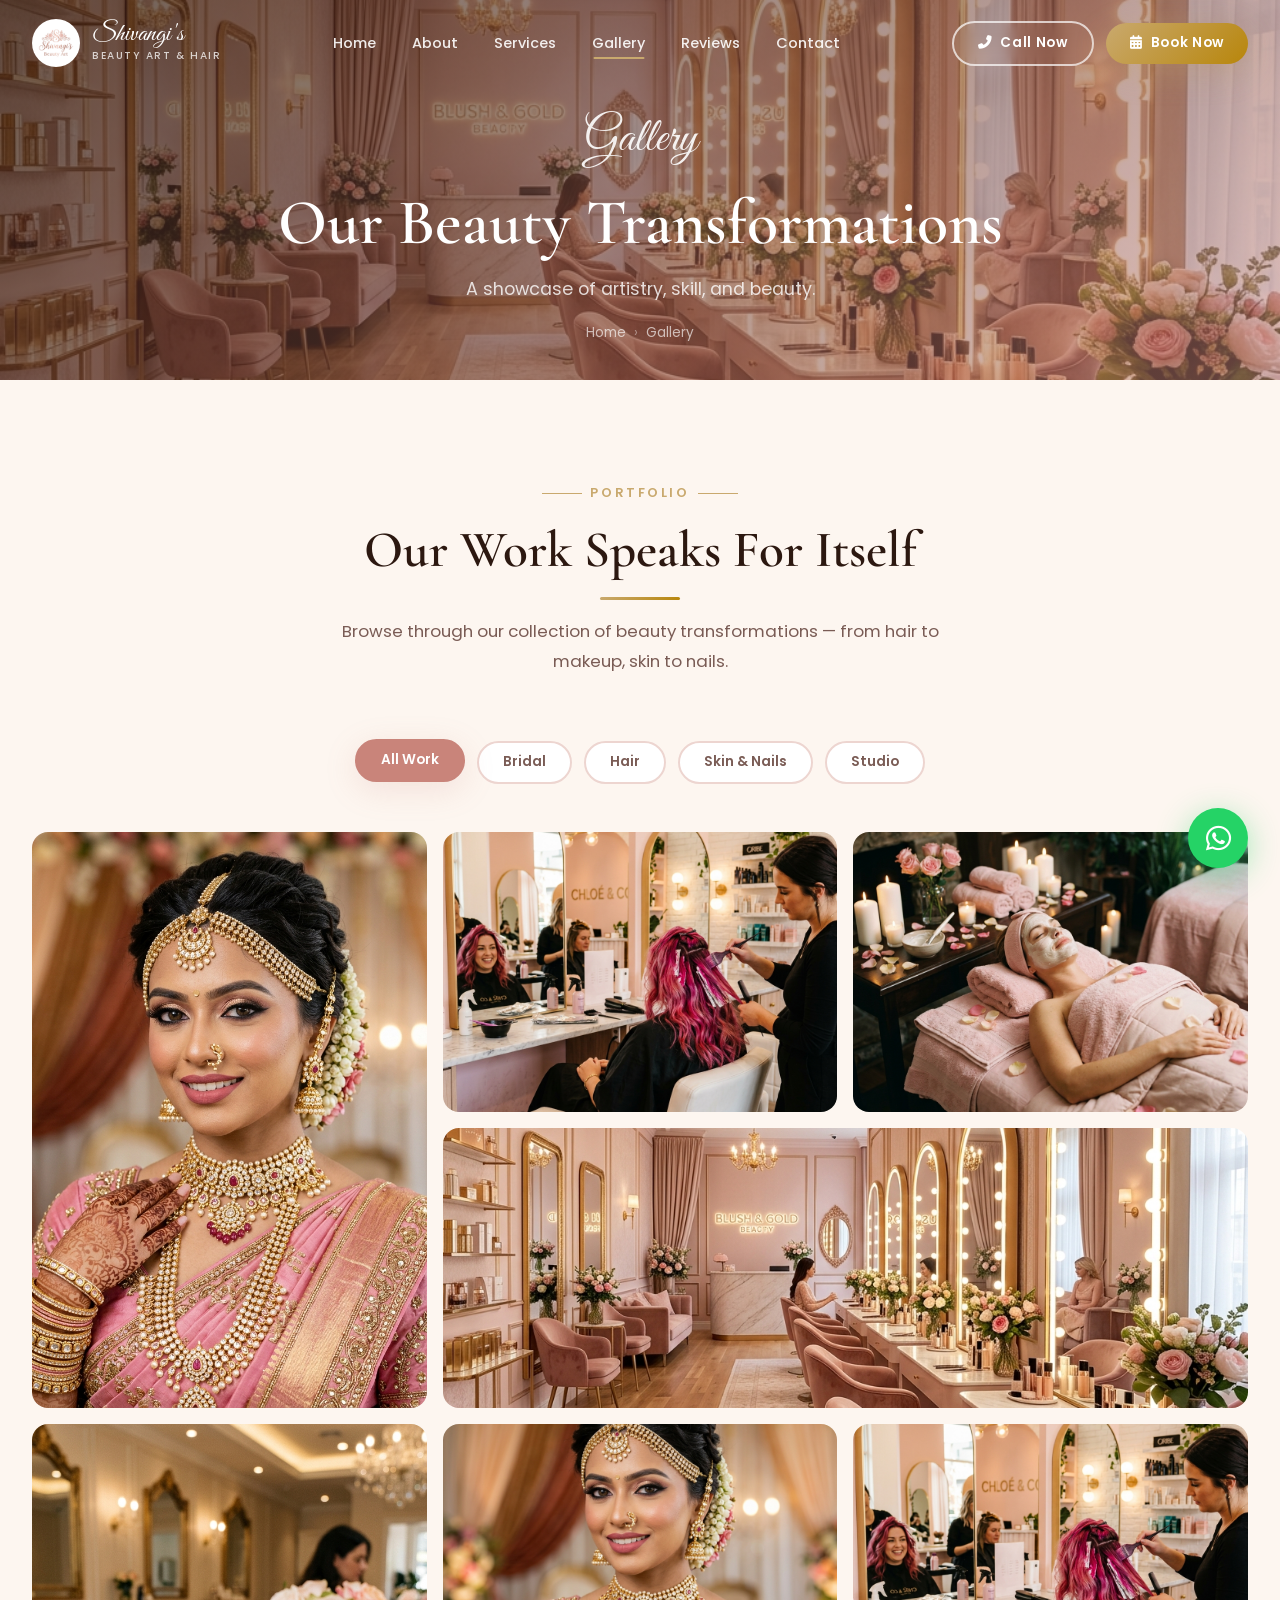
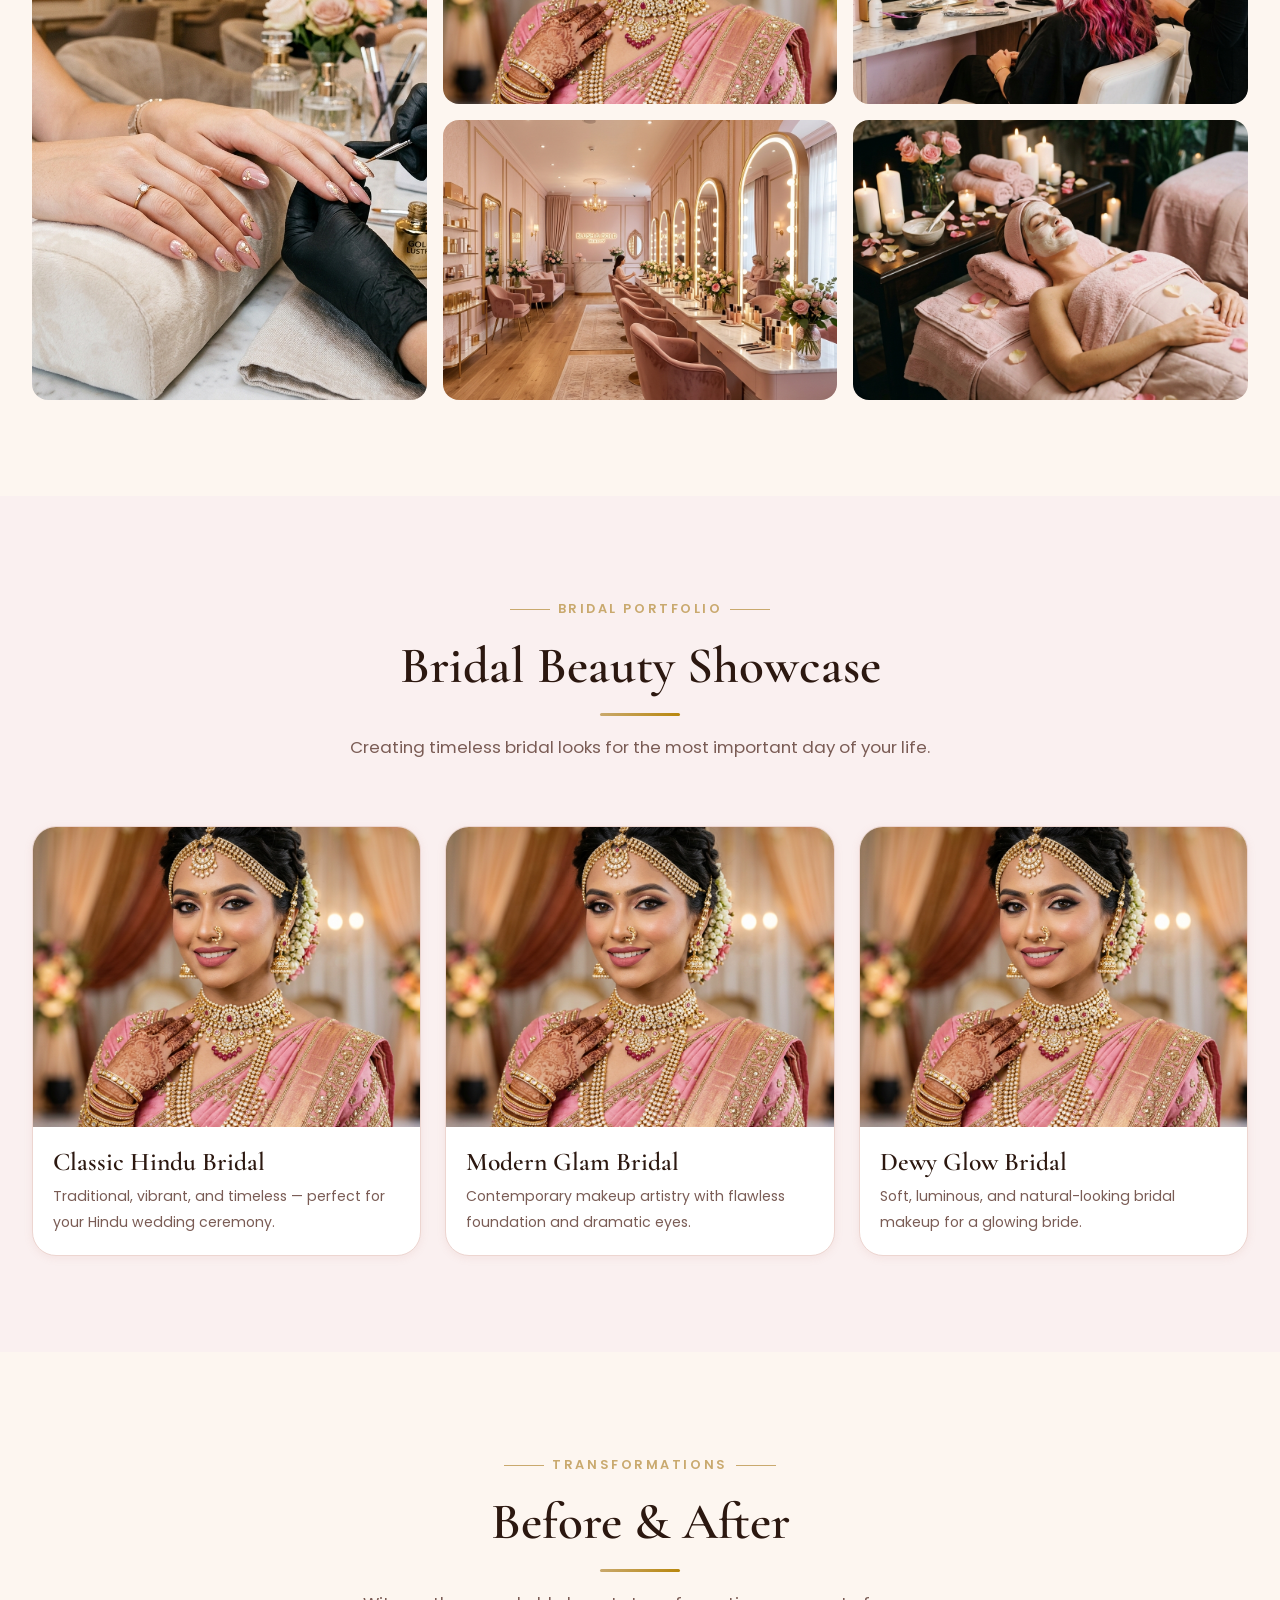
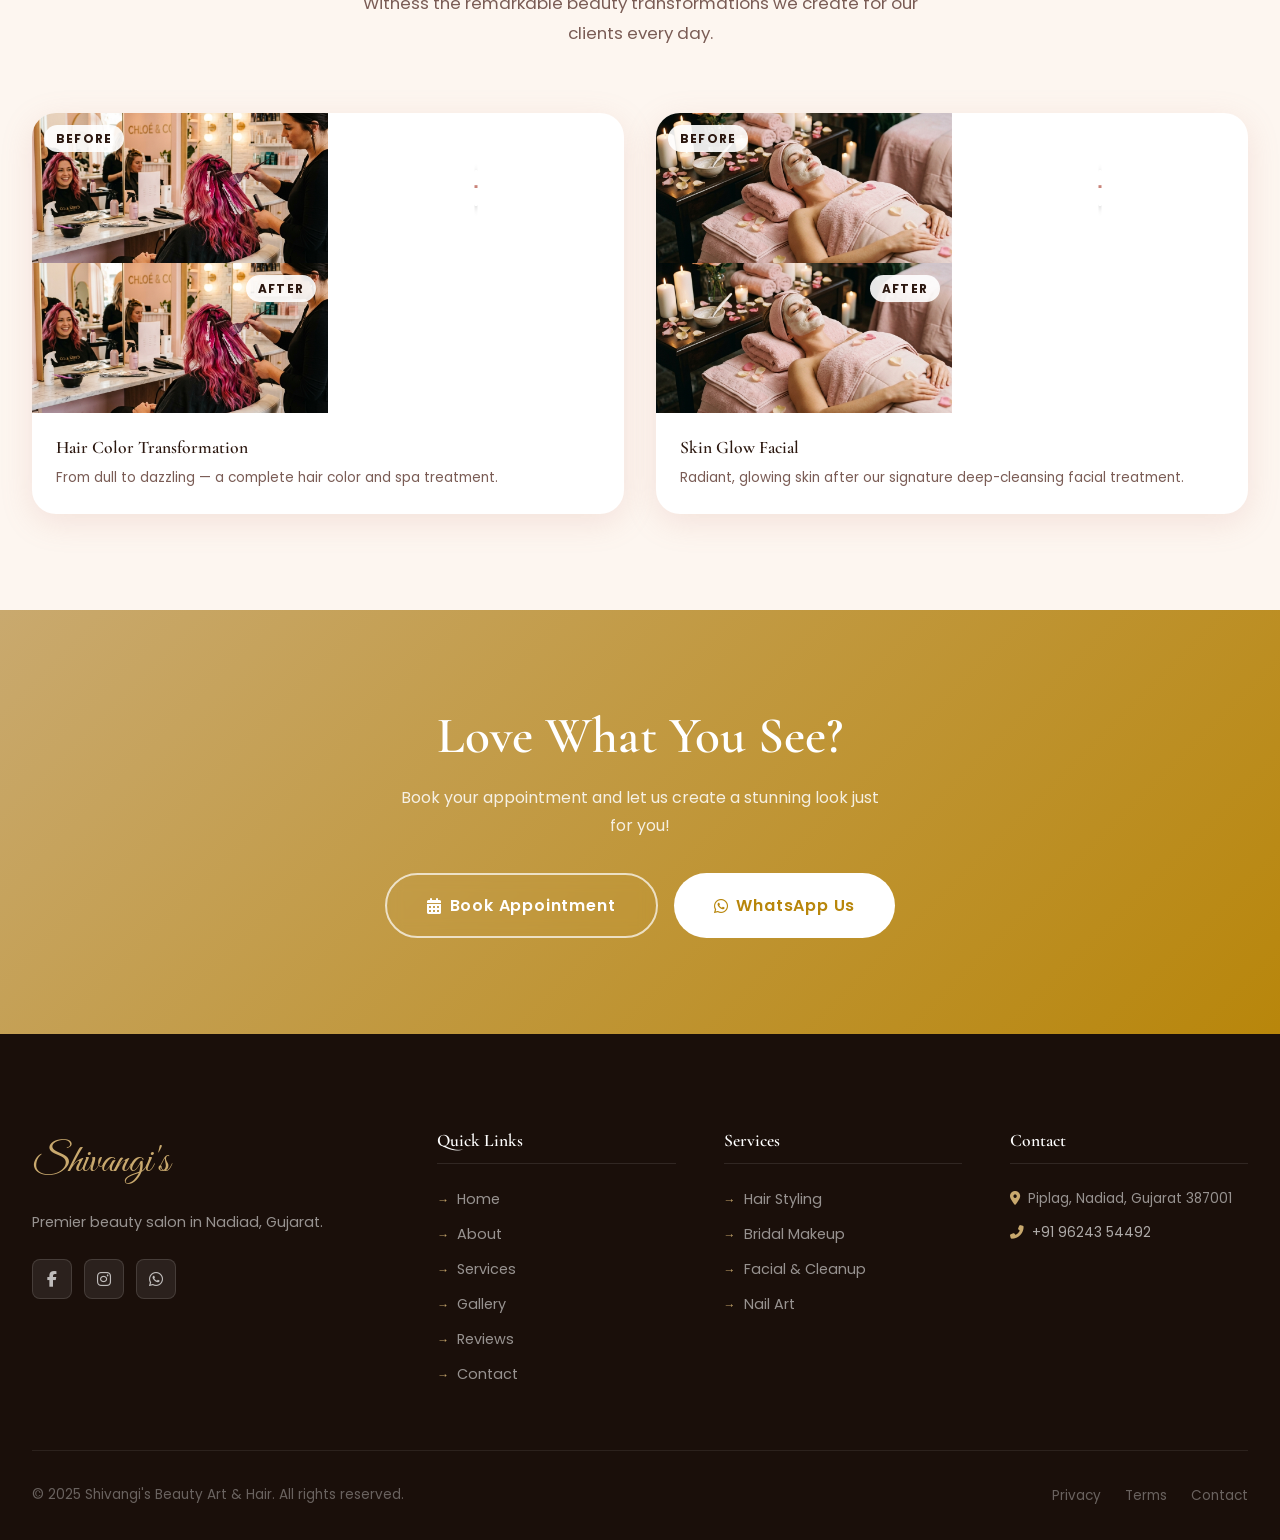
<file: gallery.html>
<!DOCTYPE html>
<html lang="en">
<head>
  <meta charset="UTF-8" />
  <meta name="viewport" content="width=device-width, initial-scale=1.0" />
  <meta http-equiv="X-UA-Compatible" content="IE=edge" />
  <title>Gallery | Shivangi's Beauty Art & Hair — Hair, Bridal & Beauty Transformations</title>
  <meta name="description" content="Explore our beauty gallery — stunning hair transformations, bridal makeup, before & after looks, and beauty art by Shivangi's Beauty Art & Hair in Nadiad." />
  <meta name="keywords" content="beauty salon gallery Nadiad, bridal makeup gallery, hair transformation Nadiad, before after makeup" />
  <meta name="robots" content="index, follow" />
  <link rel="canonical" href="https://shivangisbeautyart.com/gallery.html" />
  <link rel="icon" type="image/png" href="images/salon_logo.png" />
  <link rel="preconnect" href="https://fonts.googleapis.com" />
  <link rel="preconnect" href="https://fonts.gstatic.com" crossorigin />
  <link rel="stylesheet" href="css/style.css" />
  <link rel="stylesheet" href="https://cdnjs.cloudflare.com/ajax/libs/font-awesome/6.5.0/css/all.min.css" crossorigin="anonymous" referrerpolicy="no-referrer" />
  <style>
    /* Gallery filter tabs */
    .filter-tabs {
      display: flex;
      gap: 0.75rem;
      justify-content: center;
      flex-wrap: wrap;
      margin-bottom: 3rem;
    }

    .filter-tab {
      padding: 0.6rem 1.5rem;
      border-radius: var(--radius-full);
      border: 2px solid var(--clr-border);
      background: var(--clr-white);
      color: var(--clr-text-muted);
      font-size: 0.85rem;
      font-weight: 600;
      cursor: pointer;
      transition: var(--t-med);
      font-family: var(--font-sans);
    }

    .filter-tab:hover,
    .filter-tab.active {
      background: var(--clr-primary);
      border-color: var(--clr-primary);
      color: white;
      transform: translateY(-2px);
      box-shadow: var(--shadow-md);
    }

    /* Extended gallery grid */
    .gallery-grid-full {
      display: grid;
      grid-template-columns: repeat(3, 1fr);
      grid-auto-rows: 280px;
      gap: 1rem;
    }

    .gallery-grid-full .gallery-item.tall   { grid-row: span 2; }
    .gallery-grid-full .gallery-item.wide   { grid-column: span 2; }

    @media (max-width: 768px) {
      .gallery-grid-full {
        grid-template-columns: repeat(2, 1fr);
        grid-auto-rows: 180px;
      }
      .gallery-grid-full .gallery-item.tall  { grid-row: span 1; }
      .gallery-grid-full .gallery-item.wide  { grid-column: span 1; }
    }

    @media (max-width: 480px) {
      .gallery-grid-full { grid-template-columns: 1fr; grid-auto-rows: 250px; }
    }

    /* Before/After divider */
    .ba-divider {
      position: absolute;
      top: 0;
      left: 50%;
      transform: translateX(-50%);
      width: 3px;
      height: 100%;
      background: white;
      z-index: 2;
    }

    .ba-divider-icon {
      position: absolute;
      top: 50%;
      left: 50%;
      transform: translate(-50%, -50%);
      width: 36px;
      height: 36px;
      background: white;
      border-radius: 50%;
      display: flex;
      align-items: center;
      justify-content: center;
      font-size: 0.9rem;
      color: var(--clr-primary);
      z-index: 3;
      box-shadow: 0 2px 8px rgba(0,0,0,0.15);
    }
  </style>
</head>
<body>

  <!-- NAVBAR -->
  <nav id="navbar" role="navigation" aria-label="Main navigation">
    <div class="nav-container">
      <a href="index.html" class="nav-logo" aria-label="Home">
        <img src="images/salon_logo.png" alt="Shivangi's Beauty Art Logo" class="logo-img" width="48" height="48" />
        <div class="logo-text">
          <span class="logo-main">Shivangi's</span>
          <span class="logo-sub">Beauty Art &amp; Hair</span>
        </div>
      </a>
      <ul class="nav-links" role="list">
        <li><a href="index.html">Home</a></li>
        <li><a href="about.html">About</a></li>
        <li><a href="services.html">Services</a></li>
        <li><a href="gallery.html" class="active">Gallery</a></li>
        <li><a href="testimonials.html">Reviews</a></li>
        <li><a href="contact.html">Contact</a></li>
      </ul>
      <div class="nav-cta">
        <a href="tel:+919624354492" class="btn btn-outline btn-sm"><i class="fas fa-phone-alt"></i> Call Now</a>
        <a href="contact.html#booking" class="btn btn-primary btn-sm"><i class="fas fa-calendar-alt"></i> Book Now</a>
      </div>
      <button class="nav-toggle" id="nav-toggle" aria-label="Open mobile menu"><span></span><span></span><span></span></button>
    </div>
  </nav>
  <div class="nav-mobile" id="nav-mobile">
    <button class="nav-mobile-close" id="nav-mobile-close" aria-label="Close"><i class="fas fa-times"></i></button>
    <a href="index.html">Home</a><a href="about.html">About</a><a href="services.html">Services</a><a href="gallery.html">Gallery</a><a href="testimonials.html">Reviews</a><a href="contact.html">Contact</a>
    <div style="display:flex;gap:1rem;margin-top:1rem;justify-content:center;">
      <a href="tel:+919624354492" class="btn btn-call btn-sm"><i class="fas fa-phone-alt"></i> Call</a>
      <a href="https://wa.me/919624354492" class="btn btn-whatsapp btn-sm" target="_blank"><i class="fab fa-whatsapp"></i> WhatsApp</a>
    </div>
  </div>

  <!-- PAGE HERO -->
  <header class="page-hero" role="banner">
    <div class="page-hero-overlay" aria-hidden="true"></div>
    <div class="page-hero-content">
      <div style="font-family:var(--font-script);font-size:3rem;opacity:0.9;margin-bottom:0.5rem;">Gallery</div>
      <h1>Our Beauty Transformations</h1>
      <p>A showcase of artistry, skill, and beauty.</p>
      <nav class="breadcrumb" aria-label="Breadcrumb">
        <a href="index.html">Home</a>
        <span class="breadcrumb-sep" aria-hidden="true">›</span>
        <span aria-current="page">Gallery</span>
      </nav>
    </div>
  </header>

  <!-- MAIN GALLERY -->
  <section class="section bg-cream" aria-labelledby="gallery-main-heading">
    <div class="container">
      <div class="section-header reveal">
        <div class="label">Portfolio</div>
        <h2 id="gallery-main-heading">Our Work Speaks For Itself</h2>
        <div class="divider"></div>
        <p>Browse through our collection of beauty transformations — from hair to makeup, skin to nails.</p>
      </div>

      <!-- Filter Tabs -->
      <div class="filter-tabs" role="tablist" aria-label="Gallery filter">
        <button class="filter-tab active" data-filter="all" role="tab" aria-selected="true" id="tab-all">All Work</button>
        <button class="filter-tab" data-filter="bridal" role="tab" aria-selected="false" id="tab-bridal">Bridal</button>
        <button class="filter-tab" data-filter="hair" role="tab" aria-selected="false" id="tab-hair">Hair</button>
        <button class="filter-tab" data-filter="skin" role="tab" aria-selected="false" id="tab-skin">Skin &amp; Nails</button>
        <button class="filter-tab" data-filter="studio" role="tab" aria-selected="false" id="tab-studio">Studio</button>
      </div>

      <!-- Gallery Grid -->
      <div class="gallery-grid-full reveal" id="main-gallery">
        <div class="gallery-item tall" data-category="bridal">
          <img src="images/bridal_showcase.png" alt="Gorgeous Indian bridal makeup transformation" loading="lazy" width="400" height="600" />
          <div class="gallery-item-overlay"><span>Bridal Makeup</span></div>
        </div>
        <div class="gallery-item" data-category="hair">
          <img src="images/hair_styling.png" alt="Professional hair styling and color treatment" loading="lazy" width="400" height="280" />
          <div class="gallery-item-overlay"><span>Hair Styling &amp; Color</span></div>
        </div>
        <div class="gallery-item" data-category="skin">
          <img src="images/facial_treatment.png" alt="Luxury facial and skin treatment" loading="lazy" width="400" height="280" />
          <div class="gallery-item-overlay"><span>Facial Treatment</span></div>
        </div>
        <div class="gallery-item wide" data-category="studio">
          <img src="images/salon_hero.png" alt="Shivangi's Beauty Art interior salon" loading="lazy" width="800" height="280" />
          <div class="gallery-item-overlay"><span>Our Studio</span></div>
        </div>
        <div class="gallery-item tall" data-category="skin">
          <img src="images/manicure_pedicure.png" alt="Elegant nail art and manicure" loading="lazy" width="400" height="560" />
          <div class="gallery-item-overlay"><span>Nail Art &amp; Manicure</span></div>
        </div>
        <div class="gallery-item" data-category="bridal">
          <img src="images/bridal_showcase.png" alt="Traditional Indian bridal look" loading="lazy" width="400" height="280" />
          <div class="gallery-item-overlay"><span>Traditional Bridal</span></div>
        </div>
        <div class="gallery-item" data-category="hair">
          <img src="images/hair_styling.png" alt="Hair color and highlights transformation" loading="lazy" width="400" height="280" />
          <div class="gallery-item-overlay"><span>Hair Coloring</span></div>
        </div>
        <div class="gallery-item" data-category="studio">
          <img src="images/salon_hero.png" alt="Salon ambiance and decor" loading="lazy" width="400" height="280" />
          <div class="gallery-item-overlay"><span>Salon Ambiance</span></div>
        </div>
        <div class="gallery-item" data-category="skin">
          <img src="images/facial_treatment.png" alt="Skincare and facial session" loading="lazy" width="400" height="280" />
          <div class="gallery-item-overlay"><span>Skincare Session</span></div>
        </div>
      </div>
    </div>
  </section>

  <!-- BRIDAL SHOWCASE -->
  <section class="section bg-blush" aria-labelledby="bridal-gallery-heading">
    <div class="container">
      <div class="section-header reveal">
        <div class="label">Bridal Portfolio</div>
        <h2 id="bridal-gallery-heading">Bridal Beauty Showcase</h2>
        <div class="divider"></div>
        <p>Creating timeless bridal looks for the most important day of your life.</p>
      </div>

      <div class="grid-3 stagger reveal" style="gap:1.5rem;" id="bridal-gallery">
        <div class="card" style="overflow:hidden;">
          <img src="images/bridal_showcase.png" alt="Elegant Hindu bridal makeup look" loading="lazy" style="width:100%;height:300px;object-fit:cover;" width="400" height="300" />
          <div style="padding:1.25rem;">
            <h4 style="margin-bottom:0.4rem;">Classic Hindu Bridal</h4>
            <p style="font-size:0.88rem;">Traditional, vibrant, and timeless — perfect for your Hindu wedding ceremony.</p>
          </div>
        </div>
        <div class="card" style="overflow:hidden;">
          <img src="images/bridal_showcase.png" alt="Modern bridal makeup with bold eyes" loading="lazy" style="width:100%;height:300px;object-fit:cover;" width="400" height="300" />
          <div style="padding:1.25rem;">
            <h4 style="margin-bottom:0.4rem;">Modern Glam Bridal</h4>
            <p style="font-size:0.88rem;">Contemporary makeup artistry with flawless foundation and dramatic eyes.</p>
          </div>
        </div>
        <div class="card" style="overflow:hidden;">
          <img src="images/bridal_showcase.png" alt="Soft and dewy bridal glow look" loading="lazy" style="width:100%;height:300px;object-fit:cover;" width="400" height="300" />
          <div style="padding:1.25rem;">
            <h4 style="margin-bottom:0.4rem;">Dewy Glow Bridal</h4>
            <p style="font-size:0.88rem;">Soft, luminous, and natural-looking bridal makeup for a glowing bride.</p>
          </div>
        </div>
      </div>
    </div>
  </section>

  <!-- BEFORE / AFTER SECTION -->
  <section class="section bg-cream" aria-labelledby="before-after-heading">
    <div class="container">
      <div class="section-header reveal">
        <div class="label">Transformations</div>
        <h2 id="before-after-heading">Before &amp; After</h2>
        <div class="divider"></div>
        <p>Witness the remarkable beauty transformations we create for our clients every day.</p>
      </div>

      <div class="before-after-grid reveal" id="before-after-grid">
        <div class="before-after-card">
          <div class="before-after-images" style="position:relative;">
            <div>
              <img src="images/hair_styling.png" alt="Before hair treatment" loading="lazy" width="200" height="300" />
              <span class="ba-label">Before</span>
            </div>
            <div class="ba-divider">
              <div class="ba-divider-icon"><i class="fas fa-arrows-alt-h"></i></div>
            </div>
            <div>
              <img src="images/hair_styling.png" alt="After hair treatment with vibrant color" loading="lazy" width="200" height="300" />
              <span class="ba-label" style="left:auto;right:0.75rem;">After</span>
            </div>
          </div>
          <div class="before-after-card-info">
            <h4>Hair Color Transformation</h4>
            <p style="font-size:0.85rem;">From dull to dazzling — a complete hair color and spa treatment.</p>
          </div>
        </div>

        <div class="before-after-card">
          <div class="before-after-images" style="position:relative;">
            <div>
              <img src="images/facial_treatment.png" alt="Before facial treatment" loading="lazy" width="200" height="300" />
              <span class="ba-label">Before</span>
            </div>
            <div class="ba-divider">
              <div class="ba-divider-icon"><i class="fas fa-arrows-alt-h"></i></div>
            </div>
            <div>
              <img src="images/facial_treatment.png" alt="After facial glow treatment" loading="lazy" width="200" height="300" />
              <span class="ba-label" style="left:auto;right:0.75rem;">After</span>
            </div>
          </div>
          <div class="before-after-card-info">
            <h4>Skin Glow Facial</h4>
            <p style="font-size:0.85rem;">Radiant, glowing skin after our signature deep-cleansing facial treatment.</p>
          </div>
        </div>
      </div>
    </div>
  </section>

  <!-- CTA -->
  <section class="section" style="background:var(--grad-gold);">
    <div class="container text-center">
      <div class="reveal" style="color:white;">
        <h2 style="color:white;margin-bottom:1rem;">Love What You See?</h2>
        <p style="color:rgba(255,255,255,0.85);max-width:500px;margin:0 auto 2rem;">Book your appointment and let us create a stunning look just for you!</p>
        <div style="display:flex;gap:1rem;justify-content:center;flex-wrap:wrap;">
          <a href="contact.html#booking" class="btn btn-outline btn-lg" id="gallery-book-btn"><i class="fas fa-calendar-alt"></i> Book Appointment</a>
          <a href="https://wa.me/919624354492?text=I%20love%20your%20gallery!%20I%20want%20to%20book%20an%20appointment." class="btn btn-lg" style="background:white;color:var(--clr-gold);" target="_blank" rel="noopener" id="gallery-wa-btn"><i class="fab fa-whatsapp"></i> WhatsApp Us</a>
        </div>
      </div>
    </div>
  </section>

  <!-- FOOTER -->
  <footer id="footer" role="contentinfo">
    <div class="container">
      <div class="footer-top">
        <div class="footer-brand"><div class="logo-script">Shivangi's</div><p>Premier beauty salon in Nadiad, Gujarat.</p><div class="footer-social"><a href="#" aria-label="Facebook"><i class="fab fa-facebook-f"></i></a><a href="#" aria-label="Instagram"><i class="fab fa-instagram"></i></a><a href="https://wa.me/919624354492" aria-label="WhatsApp" target="_blank"><i class="fab fa-whatsapp"></i></a></div></div>
        <div class="footer-column"><h4>Quick Links</h4><nav class="footer-links"><a href="index.html">Home</a><a href="about.html">About</a><a href="services.html">Services</a><a href="gallery.html">Gallery</a><a href="testimonials.html">Reviews</a><a href="contact.html">Contact</a></nav></div>
        <div class="footer-column"><h4>Services</h4><nav class="footer-links"><a href="services.html#hair">Hair Styling</a><a href="services.html#makeup">Bridal Makeup</a><a href="services.html#skin">Facial &amp; Cleanup</a><a href="services.html#nail">Nail Art</a></nav></div>
        <div class="footer-column"><h4>Contact</h4><div style="display:flex;flex-direction:column;gap:0.75rem;font-size:0.85rem;color:rgba(255,255,255,0.55);"><div><i class="fas fa-map-marker-alt" style="color:var(--clr-secondary);margin-right:0.5rem;"></i>Piplag, Nadiad, Gujarat 387001</div><div><i class="fas fa-phone-alt" style="color:var(--clr-secondary);margin-right:0.5rem;"></i><a href="tel:+919624354492" style="color:rgba(255,255,255,0.65);">+91 96243 54492</a></div></div></div>
      </div>
      <div class="footer-bottom"><p>&copy; 2025 Shivangi's Beauty Art &amp; Hair. All rights reserved.</p><div class="footer-bottom-links"><a href="#">Privacy</a><a href="#">Terms</a><a href="contact.html">Contact</a></div></div>
    </div>
  </footer>

  <div id="whatsapp-float">
    <span class="whatsapp-tooltip">Chat with us!</span>
    <a href="https://wa.me/919624354492" class="whatsapp-btn" target="_blank" rel="noopener noreferrer" aria-label="WhatsApp"><i class="fab fa-whatsapp"></i></a>
  </div>
  <button id="back-to-top" aria-label="Back to top" style="position:fixed;bottom:7rem;right:2rem;z-index:400;width:44px;height:44px;border-radius:50%;background:var(--clr-primary);color:#fff;border:none;display:flex;align-items:center;justify-content:center;font-size:1rem;cursor:pointer;opacity:0;transition:opacity 0.3s ease;box-shadow:0 4px 16px rgba(201,132,122,0.4);"><i class="fas fa-chevron-up"></i></button>

  <script src="js/main.js" defer></script>
  <script>
    // Gallery filter functionality
    (function() {
      const tabs = document.querySelectorAll('.filter-tab');
      const items = document.querySelectorAll('#main-gallery .gallery-item');

      tabs.forEach(tab => {
        tab.addEventListener('click', () => {
          tabs.forEach(t => { t.classList.remove('active'); t.setAttribute('aria-selected', 'false'); });
          tab.classList.add('active');
          tab.setAttribute('aria-selected', 'true');

          const filter = tab.getAttribute('data-filter');
          items.forEach(item => {
            const cat = item.getAttribute('data-category');
            if (filter === 'all' || cat === filter) {
              item.style.opacity = '1';
              item.style.transform = 'scale(1)';
            } else {
              item.style.opacity = '0.25';
              item.style.transform = 'scale(0.97)';
            }
          });
        });
      });
    })();
  </script>
</body>
</html>
</file>
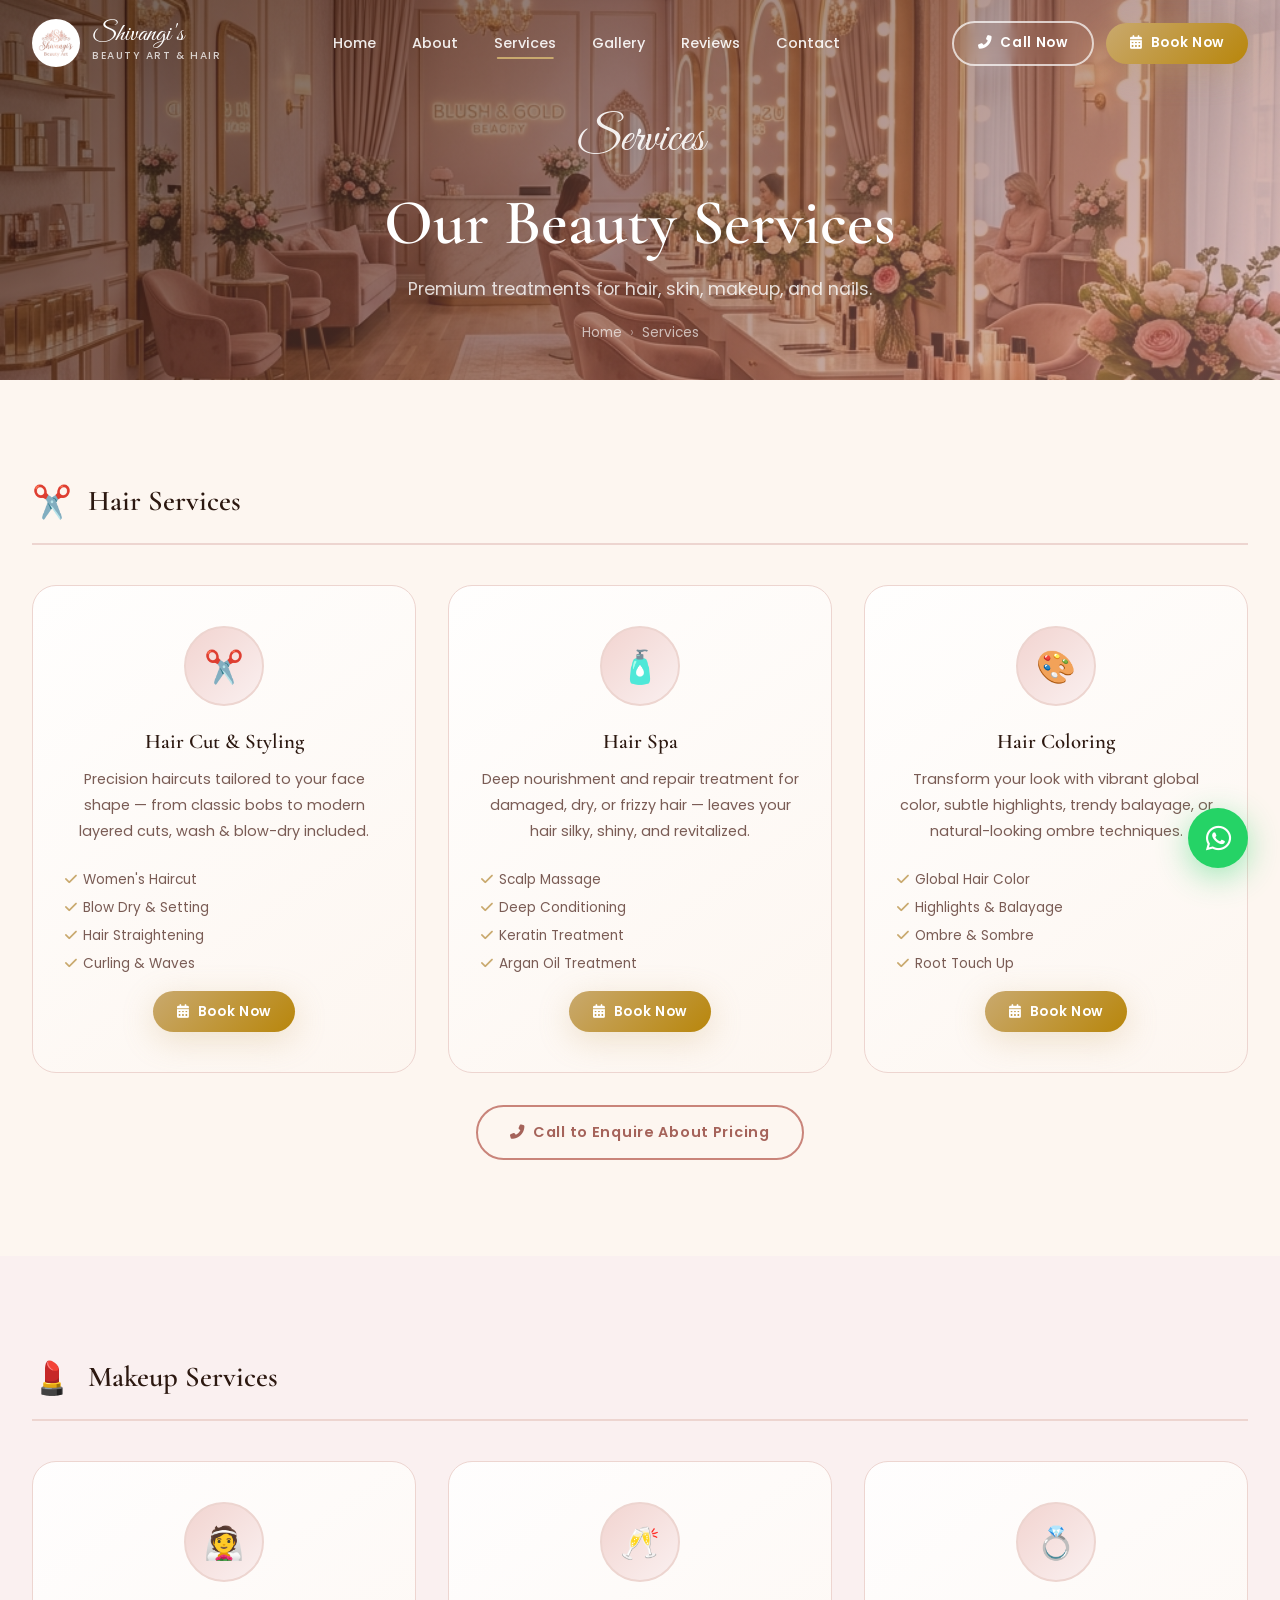
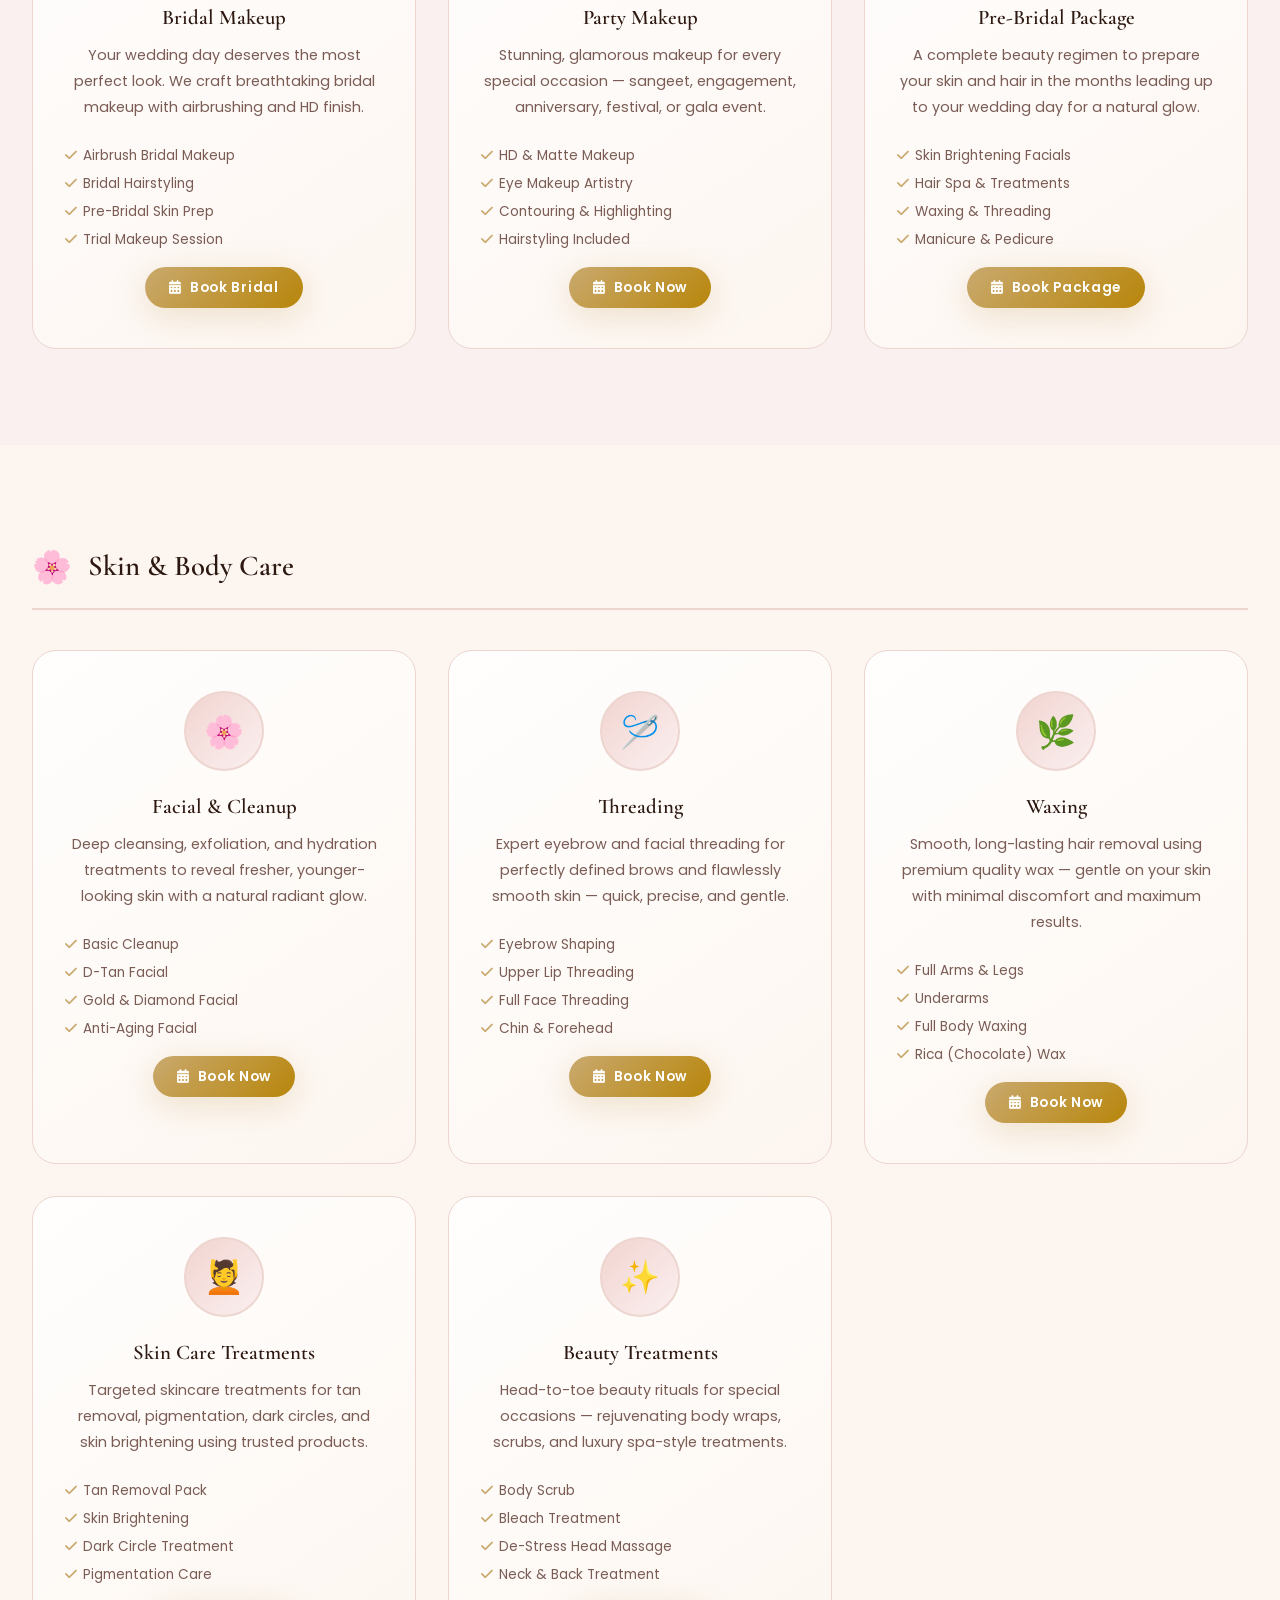
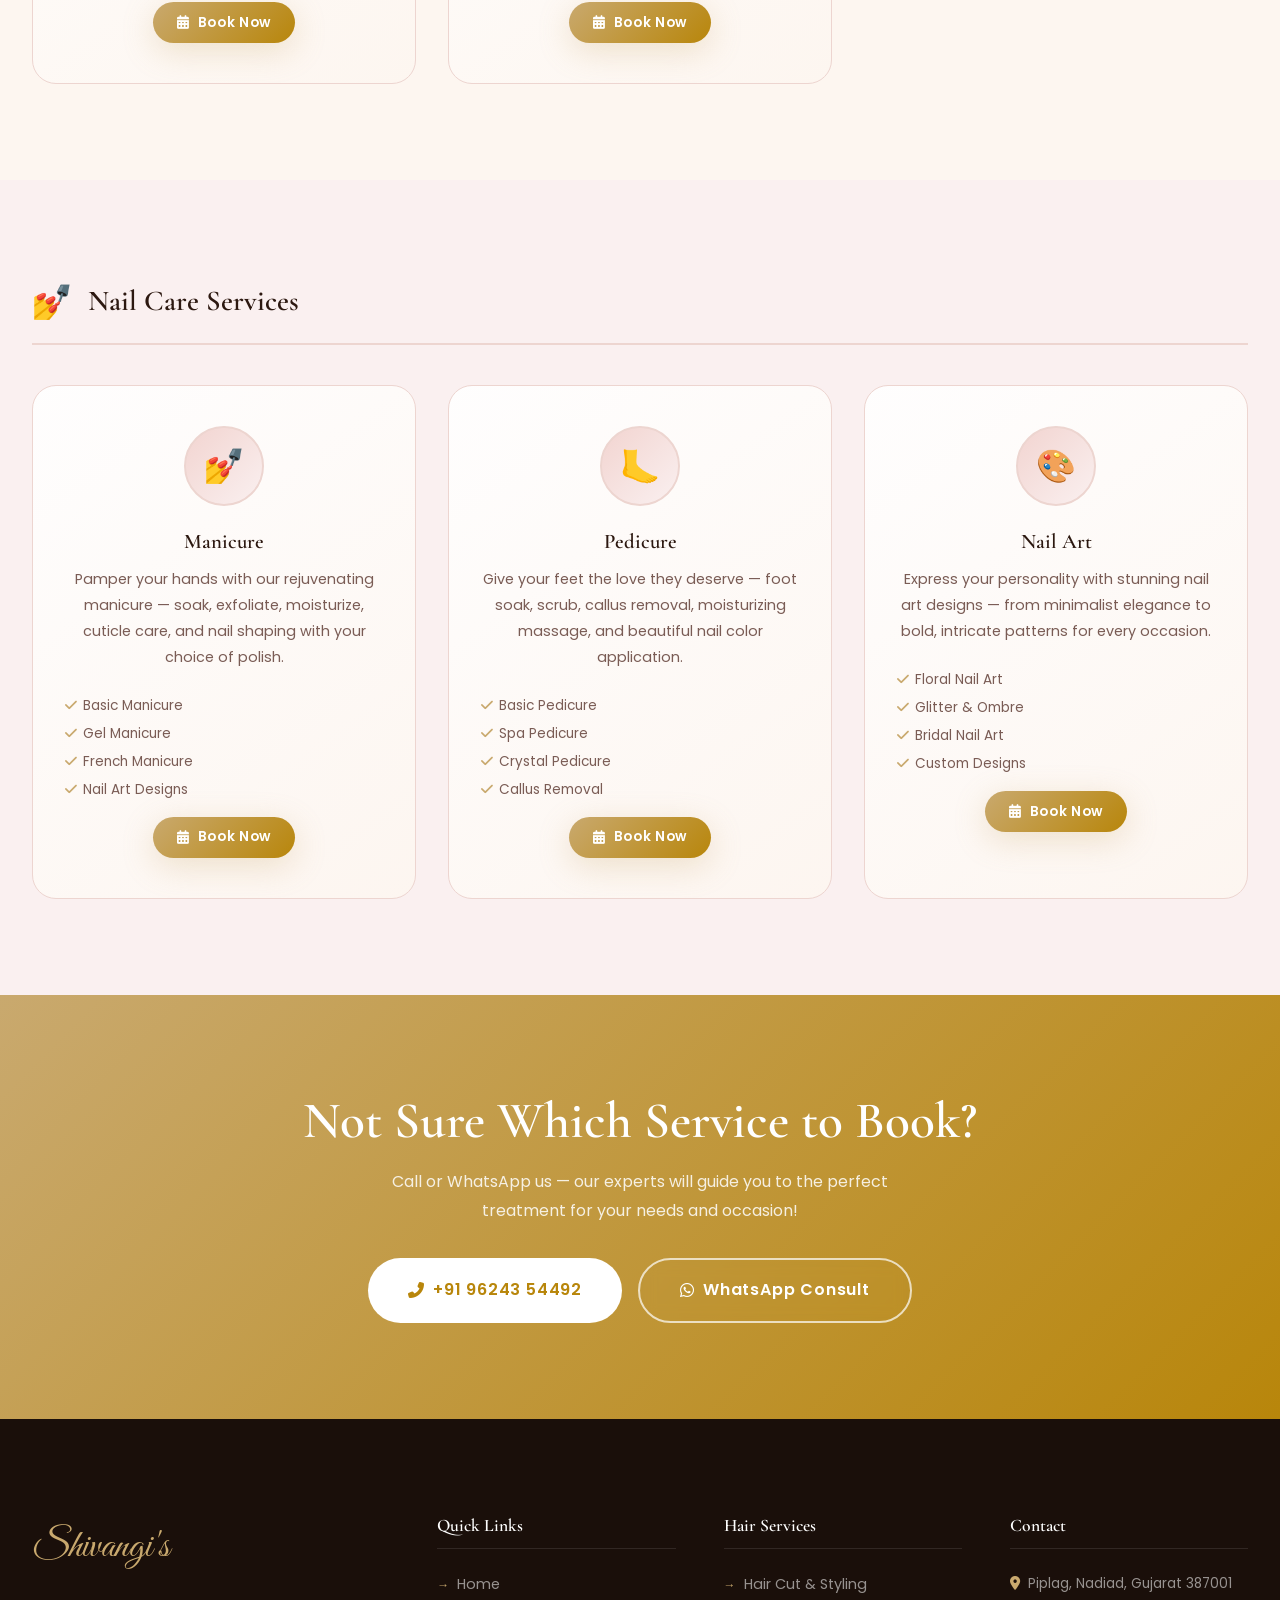
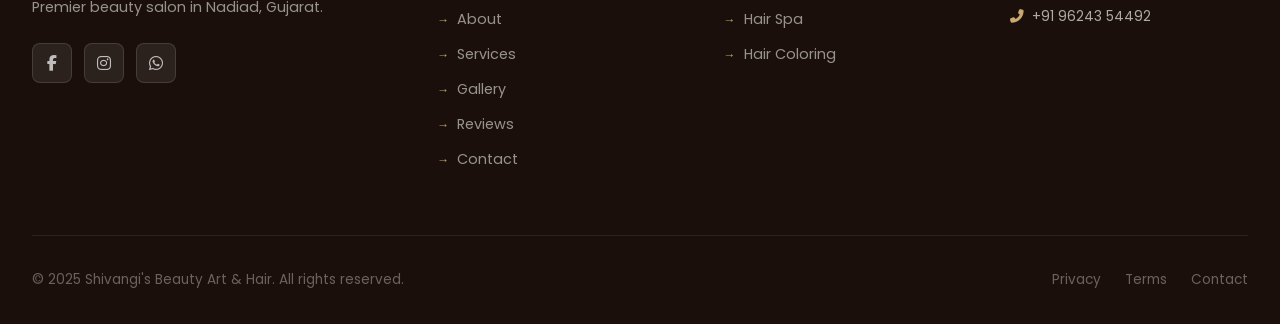
<file: services.html>
<!DOCTYPE html>
<html lang="en">
<head>
  <meta charset="UTF-8" />
  <meta name="viewport" content="width=device-width, initial-scale=1.0" />
  <meta http-equiv="X-UA-Compatible" content="IE=edge" />
  <title>Our Services | Shivangi's Beauty Art & Hair — Hair, Makeup, Skin, Nails</title>
  <meta name="description" content="Explore all beauty services at Shivangi's — Hair Cut, Hair Spa, Coloring, Bridal & Party Makeup, Facial, Threading, Waxing, Manicure, Pedicure, Skin Care in Nadiad, Gujarat." />
  <meta name="keywords" content="hair salon services Nadiad, bridal makeup Nadiad, facial Nadiad, waxing Nadiad, manicure pedicure Nadiad, hair coloring Nadiad, beauty treatments Nadiad" />
  <meta name="robots" content="index, follow" />
  <link rel="canonical" href="https://shivangisbeautyart.com/services.html" />
  <link rel="icon" type="image/png" href="images/salon_logo.png" />
  <link rel="preconnect" href="https://fonts.googleapis.com" />
  <link rel="preconnect" href="https://fonts.gstatic.com" crossorigin />
  <link rel="stylesheet" href="css/style.css" />
  <link rel="stylesheet" href="https://cdnjs.cloudflare.com/ajax/libs/font-awesome/6.5.0/css/all.min.css" crossorigin="anonymous" referrerpolicy="no-referrer" />
</head>
<body>

  <!-- NAVBAR -->
  <nav id="navbar" role="navigation" aria-label="Main navigation">
    <div class="nav-container">
      <a href="index.html" class="nav-logo" aria-label="Home">
        <img src="images/salon_logo.png" alt="Shivangi's Beauty Art Logo" class="logo-img" width="48" height="48" />
        <div class="logo-text">
          <span class="logo-main">Shivangi's</span>
          <span class="logo-sub">Beauty Art &amp; Hair</span>
        </div>
      </a>
      <ul class="nav-links" role="list">
        <li><a href="index.html">Home</a></li>
        <li><a href="about.html">About</a></li>
        <li><a href="services.html" class="active">Services</a></li>
        <li><a href="gallery.html">Gallery</a></li>
        <li><a href="testimonials.html">Reviews</a></li>
        <li><a href="contact.html">Contact</a></li>
      </ul>
      <div class="nav-cta">
        <a href="tel:+919624354492" class="btn btn-outline btn-sm"><i class="fas fa-phone-alt"></i> Call Now</a>
        <a href="contact.html#booking" class="btn btn-primary btn-sm"><i class="fas fa-calendar-alt"></i> Book Now</a>
      </div>
      <button class="nav-toggle" id="nav-toggle" aria-label="Open mobile menu"><span></span><span></span><span></span></button>
    </div>
  </nav>
  <div class="nav-mobile" id="nav-mobile">
    <button class="nav-mobile-close" id="nav-mobile-close" aria-label="Close menu"><i class="fas fa-times"></i></button>
    <a href="index.html">Home</a><a href="about.html">About</a><a href="services.html">Services</a><a href="gallery.html">Gallery</a><a href="testimonials.html">Reviews</a><a href="contact.html">Contact</a>
    <div style="display:flex;gap:1rem;margin-top:1rem;justify-content:center;">
      <a href="tel:+919624354492" class="btn btn-call btn-sm"><i class="fas fa-phone-alt"></i> Call</a>
      <a href="https://wa.me/919624354492" class="btn btn-whatsapp btn-sm" target="_blank"><i class="fab fa-whatsapp"></i> WhatsApp</a>
    </div>
  </div>

  <!-- PAGE HERO -->
  <header class="page-hero" role="banner">
    <div class="page-hero-overlay" aria-hidden="true"></div>
    <div class="page-hero-content">
      <div style="font-family:var(--font-script);font-size:3rem;opacity:0.9;margin-bottom:0.5rem;">Services</div>
      <h1>Our Beauty Services</h1>
      <p>Premium treatments for hair, skin, makeup, and nails.</p>
      <nav class="breadcrumb" aria-label="Breadcrumb">
        <a href="index.html">Home</a>
        <span class="breadcrumb-sep" aria-hidden="true">›</span>
        <span aria-current="page">Services</span>
      </nav>
    </div>
  </header>

  <!-- ===== HAIR SERVICES ===== -->
  <section class="section bg-cream" id="hair" aria-labelledby="hair-heading">
    <div class="container">
      <div class="category-header reveal">
        <span class="cat-icon" aria-hidden="true">✂️</span>
        <h3 id="hair-heading">Hair Services</h3>
      </div>

      <div class="grid-3 stagger" id="hair-services-grid">
        <article class="service-card" aria-label="Hair Cut and Styling">
          <div class="service-icon" aria-hidden="true">✂️</div>
          <h3>Hair Cut &amp; Styling</h3>
          <p>Precision haircuts tailored to your face shape — from classic bobs to modern layered cuts, wash &amp; blow-dry included.</p>
          <ul style="text-align:left;margin:1rem 0;font-size:0.85rem;color:var(--clr-text-muted);display:flex;flex-direction:column;gap:0.4rem;">
            <li><i class="fas fa-check" style="color:var(--clr-secondary);margin-right:0.4rem;"></i>Women's Haircut</li>
            <li><i class="fas fa-check" style="color:var(--clr-secondary);margin-right:0.4rem;"></i>Blow Dry &amp; Setting</li>
            <li><i class="fas fa-check" style="color:var(--clr-secondary);margin-right:0.4rem;"></i>Hair Straightening</li>
            <li><i class="fas fa-check" style="color:var(--clr-secondary);margin-right:0.4rem;"></i>Curling &amp; Waves</li>
          </ul>
          <a href="contact.html#booking" class="btn btn-primary btn-sm" id="haircut-book-btn"><i class="fas fa-calendar-alt"></i> Book Now</a>
        </article>

        <article class="service-card" aria-label="Hair Spa">
          <div class="service-icon" aria-hidden="true">🧴</div>
          <h3>Hair Spa</h3>
          <p>Deep nourishment and repair treatment for damaged, dry, or frizzy hair — leaves your hair silky, shiny, and revitalized.</p>
          <ul style="text-align:left;margin:1rem 0;font-size:0.85rem;color:var(--clr-text-muted);display:flex;flex-direction:column;gap:0.4rem;">
            <li><i class="fas fa-check" style="color:var(--clr-secondary);margin-right:0.4rem;"></i>Scalp Massage</li>
            <li><i class="fas fa-check" style="color:var(--clr-secondary);margin-right:0.4rem;"></i>Deep Conditioning</li>
            <li><i class="fas fa-check" style="color:var(--clr-secondary);margin-right:0.4rem;"></i>Keratin Treatment</li>
            <li><i class="fas fa-check" style="color:var(--clr-secondary);margin-right:0.4rem;"></i>Argan Oil Treatment</li>
          </ul>
          <a href="contact.html#booking" class="btn btn-primary btn-sm" id="hairspa-book-btn"><i class="fas fa-calendar-alt"></i> Book Now</a>
        </article>

        <article class="service-card" aria-label="Hair Coloring">
          <div class="service-icon" aria-hidden="true">🎨</div>
          <h3>Hair Coloring</h3>
          <p>Transform your look with vibrant global color, subtle highlights, trendy balayage, or natural-looking ombre techniques.</p>
          <ul style="text-align:left;margin:1rem 0;font-size:0.85rem;color:var(--clr-text-muted);display:flex;flex-direction:column;gap:0.4rem;">
            <li><i class="fas fa-check" style="color:var(--clr-secondary);margin-right:0.4rem;"></i>Global Hair Color</li>
            <li><i class="fas fa-check" style="color:var(--clr-secondary);margin-right:0.4rem;"></i>Highlights &amp; Balayage</li>
            <li><i class="fas fa-check" style="color:var(--clr-secondary);margin-right:0.4rem;"></i>Ombre &amp; Sombre</li>
            <li><i class="fas fa-check" style="color:var(--clr-secondary);margin-right:0.4rem;"></i>Root Touch Up</li>
          </ul>
          <a href="contact.html#booking" class="btn btn-primary btn-sm" id="haircolor-book-btn"><i class="fas fa-calendar-alt"></i> Book Now</a>
        </article>
      </div>

      <div class="text-center mt-md">
        <a href="contact.html#booking" class="btn btn-outline-dark" id="hair-all-book-btn"><i class="fas fa-phone-alt"></i> Call to Enquire About Pricing</a>
      </div>
    </div>
  </section>

  <!-- ===== MAKEUP SERVICES ===== -->
  <section class="section bg-blush" id="makeup" aria-labelledby="makeup-heading">
    <div class="container">
      <div class="category-header reveal">
        <span class="cat-icon" aria-hidden="true">💄</span>
        <h3 id="makeup-heading">Makeup Services</h3>
      </div>

      <div class="grid-3 stagger" id="makeup-services-grid">
        <article class="service-card" aria-label="Bridal Makeup">
          <div class="service-icon" aria-hidden="true">👰</div>
          <h3>Bridal Makeup</h3>
          <p>Your wedding day deserves the most perfect look. We craft breathtaking bridal makeup with airbrushing and HD finish.</p>
          <ul style="text-align:left;margin:1rem 0;font-size:0.85rem;color:var(--clr-text-muted);display:flex;flex-direction:column;gap:0.4rem;">
            <li><i class="fas fa-check" style="color:var(--clr-secondary);margin-right:0.4rem;"></i>Airbrush Bridal Makeup</li>
            <li><i class="fas fa-check" style="color:var(--clr-secondary);margin-right:0.4rem;"></i>Bridal Hairstyling</li>
            <li><i class="fas fa-check" style="color:var(--clr-secondary);margin-right:0.4rem;"></i>Pre-Bridal Skin Prep</li>
            <li><i class="fas fa-check" style="color:var(--clr-secondary);margin-right:0.4rem;"></i>Trial Makeup Session</li>
          </ul>
          <a href="contact.html#booking" class="btn btn-primary btn-sm" id="bridal-book-btn"><i class="fas fa-calendar-alt"></i> Book Bridal</a>
        </article>

        <article class="service-card" aria-label="Party Makeup">
          <div class="service-icon" aria-hidden="true">🥂</div>
          <h3>Party Makeup</h3>
          <p>Stunning, glamorous makeup for every special occasion — sangeet, engagement, anniversary, festival, or gala event.</p>
          <ul style="text-align:left;margin:1rem 0;font-size:0.85rem;color:var(--clr-text-muted);display:flex;flex-direction:column;gap:0.4rem;">
            <li><i class="fas fa-check" style="color:var(--clr-secondary);margin-right:0.4rem;"></i>HD &amp; Matte Makeup</li>
            <li><i class="fas fa-check" style="color:var(--clr-secondary);margin-right:0.4rem;"></i>Eye Makeup Artistry</li>
            <li><i class="fas fa-check" style="color:var(--clr-secondary);margin-right:0.4rem;"></i>Contouring &amp; Highlighting</li>
            <li><i class="fas fa-check" style="color:var(--clr-secondary);margin-right:0.4rem;"></i>Hairstyling Included</li>
          </ul>
          <a href="contact.html#booking" class="btn btn-primary btn-sm" id="party-book-btn"><i class="fas fa-calendar-alt"></i> Book Now</a>
        </article>

        <article class="service-card" aria-label="Pre-Bridal Package">
          <div class="service-icon" aria-hidden="true">💍</div>
          <h3>Pre-Bridal Package</h3>
          <p>A complete beauty regimen to prepare your skin and hair in the months leading up to your wedding day for a natural glow.</p>
          <ul style="text-align:left;margin:1rem 0;font-size:0.85rem;color:var(--clr-text-muted);display:flex;flex-direction:column;gap:0.4rem;">
            <li><i class="fas fa-check" style="color:var(--clr-secondary);margin-right:0.4rem;"></i>Skin Brightening Facials</li>
            <li><i class="fas fa-check" style="color:var(--clr-secondary);margin-right:0.4rem;"></i>Hair Spa &amp; Treatments</li>
            <li><i class="fas fa-check" style="color:var(--clr-secondary);margin-right:0.4rem;"></i>Waxing &amp; Threading</li>
            <li><i class="fas fa-check" style="color:var(--clr-secondary);margin-right:0.4rem;"></i>Manicure &amp; Pedicure</li>
          </ul>
          <a href="contact.html#booking" class="btn btn-primary btn-sm" id="prebridal-book-btn"><i class="fas fa-calendar-alt"></i> Book Package</a>
        </article>
      </div>
    </div>
  </section>

  <!-- ===== SKIN SERVICES ===== -->
  <section class="section bg-cream" id="skin" aria-labelledby="skin-heading">
    <div class="container">
      <div class="category-header reveal">
        <span class="cat-icon" aria-hidden="true">🌸</span>
        <h3 id="skin-heading">Skin &amp; Body Care</h3>
      </div>

      <div class="grid-3 stagger" id="skin-services-grid">
        <article class="service-card" aria-label="Facial and Cleanup">
          <div class="service-icon" aria-hidden="true">🌸</div>
          <h3>Facial &amp; Cleanup</h3>
          <p>Deep cleansing, exfoliation, and hydration treatments to reveal fresher, younger-looking skin with a natural radiant glow.</p>
          <ul style="text-align:left;margin:1rem 0;font-size:0.85rem;color:var(--clr-text-muted);display:flex;flex-direction:column;gap:0.4rem;">
            <li><i class="fas fa-check" style="color:var(--clr-secondary);margin-right:0.4rem;"></i>Basic Cleanup</li>
            <li><i class="fas fa-check" style="color:var(--clr-secondary);margin-right:0.4rem;"></i>D-Tan Facial</li>
            <li><i class="fas fa-check" style="color:var(--clr-secondary);margin-right:0.4rem;"></i>Gold &amp; Diamond Facial</li>
            <li><i class="fas fa-check" style="color:var(--clr-secondary);margin-right:0.4rem;"></i>Anti-Aging Facial</li>
          </ul>
          <a href="contact.html#booking" class="btn btn-primary btn-sm" id="facial-book-btn"><i class="fas fa-calendar-alt"></i> Book Now</a>
        </article>

        <article class="service-card" aria-label="Threading">
          <div class="service-icon" aria-hidden="true">🪡</div>
          <h3>Threading</h3>
          <p>Expert eyebrow and facial threading for perfectly defined brows and flawlessly smooth skin — quick, precise, and gentle.</p>
          <ul style="text-align:left;margin:1rem 0;font-size:0.85rem;color:var(--clr-text-muted);display:flex;flex-direction:column;gap:0.4rem;">
            <li><i class="fas fa-check" style="color:var(--clr-secondary);margin-right:0.4rem;"></i>Eyebrow Shaping</li>
            <li><i class="fas fa-check" style="color:var(--clr-secondary);margin-right:0.4rem;"></i>Upper Lip Threading</li>
            <li><i class="fas fa-check" style="color:var(--clr-secondary);margin-right:0.4rem;"></i>Full Face Threading</li>
            <li><i class="fas fa-check" style="color:var(--clr-secondary);margin-right:0.4rem;"></i>Chin &amp; Forehead</li>
          </ul>
          <a href="contact.html#booking" class="btn btn-primary btn-sm" id="threading-book-btn"><i class="fas fa-calendar-alt"></i> Book Now</a>
        </article>

        <article class="service-card" aria-label="Waxing">
          <div class="service-icon" aria-hidden="true">🌿</div>
          <h3>Waxing</h3>
          <p>Smooth, long-lasting hair removal using premium quality wax — gentle on your skin with minimal discomfort and maximum results.</p>
          <ul style="text-align:left;margin:1rem 0;font-size:0.85rem;color:var(--clr-text-muted);display:flex;flex-direction:column;gap:0.4rem;">
            <li><i class="fas fa-check" style="color:var(--clr-secondary);margin-right:0.4rem;"></i>Full Arms &amp; Legs</li>
            <li><i class="fas fa-check" style="color:var(--clr-secondary);margin-right:0.4rem;"></i>Underarms</li>
            <li><i class="fas fa-check" style="color:var(--clr-secondary);margin-right:0.4rem;"></i>Full Body Waxing</li>
            <li><i class="fas fa-check" style="color:var(--clr-secondary);margin-right:0.4rem;"></i>Rica (Chocolate) Wax</li>
          </ul>
          <a href="contact.html#booking" class="btn btn-primary btn-sm" id="waxing-book-btn"><i class="fas fa-calendar-alt"></i> Book Now</a>
        </article>

        <article class="service-card" aria-label="Skin Care Treatments">
          <div class="service-icon" aria-hidden="true">💆</div>
          <h3>Skin Care Treatments</h3>
          <p>Targeted skincare treatments for tan removal, pigmentation, dark circles, and skin brightening using trusted products.</p>
          <ul style="text-align:left;margin:1rem 0;font-size:0.85rem;color:var(--clr-text-muted);display:flex;flex-direction:column;gap:0.4rem;">
            <li><i class="fas fa-check" style="color:var(--clr-secondary);margin-right:0.4rem;"></i>Tan Removal Pack</li>
            <li><i class="fas fa-check" style="color:var(--clr-secondary);margin-right:0.4rem;"></i>Skin Brightening</li>
            <li><i class="fas fa-check" style="color:var(--clr-secondary);margin-right:0.4rem;"></i>Dark Circle Treatment</li>
            <li><i class="fas fa-check" style="color:var(--clr-secondary);margin-right:0.4rem;"></i>Pigmentation Care</li>
          </ul>
          <a href="contact.html#booking" class="btn btn-primary btn-sm" id="skincare-book-btn"><i class="fas fa-calendar-alt"></i> Book Now</a>
        </article>

        <article class="service-card" aria-label="Beauty Treatments">
          <div class="service-icon" aria-hidden="true">✨</div>
          <h3>Beauty Treatments</h3>
          <p>Head-to-toe beauty rituals for special occasions — rejuvenating body wraps, scrubs, and luxury spa-style treatments.</p>
          <ul style="text-align:left;margin:1rem 0;font-size:0.85rem;color:var(--clr-text-muted);display:flex;flex-direction:column;gap:0.4rem;">
            <li><i class="fas fa-check" style="color:var(--clr-secondary);margin-right:0.4rem;"></i>Body Scrub</li>
            <li><i class="fas fa-check" style="color:var(--clr-secondary);margin-right:0.4rem;"></i>Bleach Treatment</li>
            <li><i class="fas fa-check" style="color:var(--clr-secondary);margin-right:0.4rem;"></i>De-Stress Head Massage</li>
            <li><i class="fas fa-check" style="color:var(--clr-secondary);margin-right:0.4rem;"></i>Neck &amp; Back Treatment</li>
          </ul>
          <a href="contact.html#booking" class="btn btn-primary btn-sm" id="beauty-book-btn"><i class="fas fa-calendar-alt"></i> Book Now</a>
        </article>
      </div>
    </div>
  </section>

  <!-- ===== NAIL SERVICES ===== -->
  <section class="section bg-blush" id="nail" aria-labelledby="nail-heading">
    <div class="container">
      <div class="category-header reveal">
        <span class="cat-icon" aria-hidden="true">💅</span>
        <h3 id="nail-heading">Nail Care Services</h3>
      </div>

      <div class="grid-3 stagger" id="nail-services-grid">
        <article class="service-card" aria-label="Manicure">
          <div class="service-icon" aria-hidden="true">💅</div>
          <h3>Manicure</h3>
          <p>Pamper your hands with our rejuvenating manicure — soak, exfoliate, moisturize, cuticle care, and nail shaping with your choice of polish.</p>
          <ul style="text-align:left;margin:1rem 0;font-size:0.85rem;color:var(--clr-text-muted);display:flex;flex-direction:column;gap:0.4rem;">
            <li><i class="fas fa-check" style="color:var(--clr-secondary);margin-right:0.4rem;"></i>Basic Manicure</li>
            <li><i class="fas fa-check" style="color:var(--clr-secondary);margin-right:0.4rem;"></i>Gel Manicure</li>
            <li><i class="fas fa-check" style="color:var(--clr-secondary);margin-right:0.4rem;"></i>French Manicure</li>
            <li><i class="fas fa-check" style="color:var(--clr-secondary);margin-right:0.4rem;"></i>Nail Art Designs</li>
          </ul>
          <a href="contact.html#booking" class="btn btn-primary btn-sm" id="mani-book-btn"><i class="fas fa-calendar-alt"></i> Book Now</a>
        </article>

        <article class="service-card" aria-label="Pedicure">
          <div class="service-icon" aria-hidden="true">🦶</div>
          <h3>Pedicure</h3>
          <p>Give your feet the love they deserve — foot soak, scrub, callus removal, moisturizing massage, and beautiful nail color application.</p>
          <ul style="text-align:left;margin:1rem 0;font-size:0.85rem;color:var(--clr-text-muted);display:flex;flex-direction:column;gap:0.4rem;">
            <li><i class="fas fa-check" style="color:var(--clr-secondary);margin-right:0.4rem;"></i>Basic Pedicure</li>
            <li><i class="fas fa-check" style="color:var(--clr-secondary);margin-right:0.4rem;"></i>Spa Pedicure</li>
            <li><i class="fas fa-check" style="color:var(--clr-secondary);margin-right:0.4rem;"></i>Crystal Pedicure</li>
            <li><i class="fas fa-check" style="color:var(--clr-secondary);margin-right:0.4rem;"></i>Callus Removal</li>
          </ul>
          <a href="contact.html#booking" class="btn btn-primary btn-sm" id="pedi-book-btn"><i class="fas fa-calendar-alt"></i> Book Now</a>
        </article>

        <article class="service-card" aria-label="Nail Art">
          <div class="service-icon" aria-hidden="true">🎨</div>
          <h3>Nail Art</h3>
          <p>Express your personality with stunning nail art designs — from minimalist elegance to bold, intricate patterns for every occasion.</p>
          <ul style="text-align:left;margin:1rem 0;font-size:0.85rem;color:var(--clr-text-muted);display:flex;flex-direction:column;gap:0.4rem;">
            <li><i class="fas fa-check" style="color:var(--clr-secondary);margin-right:0.4rem;"></i>Floral Nail Art</li>
            <li><i class="fas fa-check" style="color:var(--clr-secondary);margin-right:0.4rem;"></i>Glitter &amp; Ombre</li>
            <li><i class="fas fa-check" style="color:var(--clr-secondary);margin-right:0.4rem;"></i>Bridal Nail Art</li>
            <li><i class="fas fa-check" style="color:var(--clr-secondary);margin-right:0.4rem;"></i>Custom Designs</li>
          </ul>
          <a href="contact.html#booking" class="btn btn-primary btn-sm" id="nailart-book-btn"><i class="fas fa-calendar-alt"></i> Book Now</a>
        </article>
      </div>
    </div>
  </section>

  <!-- CTA SECTION -->
  <section class="section" style="background:var(--grad-gold);">
    <div class="container text-center">
      <div class="reveal" style="color:white;">
        <h2 style="color:white;margin-bottom:1rem;">Not Sure Which Service to Book?</h2>
        <p style="color:rgba(255,255,255,0.85);max-width:500px;margin:0 auto 2rem;">Call or WhatsApp us — our experts will guide you to the perfect treatment for your needs and occasion!</p>
        <div style="display:flex;gap:1rem;justify-content:center;flex-wrap:wrap;">
          <a href="tel:+919624354492" class="btn btn-lg" style="background:white;color:var(--clr-gold);" id="services-call-btn"><i class="fas fa-phone-alt"></i> +91 96243 54492</a>
          <a href="https://wa.me/919624354492?text=Hi!%20I%20need%20help%20choosing%20the%20right%20service." class="btn btn-outline btn-lg" target="_blank" rel="noopener" id="services-wa-btn"><i class="fab fa-whatsapp"></i> WhatsApp Consult</a>
        </div>
      </div>
    </div>
  </section>

  <!-- FOOTER -->
  <footer id="footer" role="contentinfo">
    <div class="container">
      <div class="footer-top">
        <div class="footer-brand"><div class="logo-script">Shivangi's</div><p>Premier beauty salon in Nadiad, Gujarat.</p><div class="footer-social"><a href="#" aria-label="Facebook"><i class="fab fa-facebook-f"></i></a><a href="#" aria-label="Instagram"><i class="fab fa-instagram"></i></a><a href="https://wa.me/919624354492" aria-label="WhatsApp" target="_blank"><i class="fab fa-whatsapp"></i></a></div></div>
        <div class="footer-column"><h4>Quick Links</h4><nav class="footer-links"><a href="index.html">Home</a><a href="about.html">About</a><a href="services.html">Services</a><a href="gallery.html">Gallery</a><a href="testimonials.html">Reviews</a><a href="contact.html">Contact</a></nav></div>
        <div class="footer-column"><h4>Hair Services</h4><nav class="footer-links"><a href="#hair">Hair Cut &amp; Styling</a><a href="#hair">Hair Spa</a><a href="#hair">Hair Coloring</a></nav></div>
        <div class="footer-column"><h4>Contact</h4><div style="display:flex;flex-direction:column;gap:0.75rem;font-size:0.85rem;color:rgba(255,255,255,0.55);"><div><i class="fas fa-map-marker-alt" style="color:var(--clr-secondary);margin-right:0.5rem;"></i>Piplag, Nadiad, Gujarat 387001</div><div><i class="fas fa-phone-alt" style="color:var(--clr-secondary);margin-right:0.5rem;"></i><a href="tel:+919624354492" style="color:rgba(255,255,255,0.65);">+91 96243 54492</a></div></div></div>
      </div>
      <div class="footer-bottom"><p>&copy; 2025 Shivangi's Beauty Art &amp; Hair. All rights reserved.</p><div class="footer-bottom-links"><a href="#">Privacy</a><a href="#">Terms</a><a href="contact.html">Contact</a></div></div>
    </div>
  </footer>

  <div id="whatsapp-float">
    <span class="whatsapp-tooltip">Chat with us!</span>
    <a href="https://wa.me/919624354492" class="whatsapp-btn" target="_blank" rel="noopener noreferrer" aria-label="WhatsApp"><i class="fab fa-whatsapp"></i></a>
  </div>
  <button id="back-to-top" aria-label="Back to top" style="position:fixed;bottom:7rem;right:2rem;z-index:400;width:44px;height:44px;border-radius:50%;background:var(--clr-primary);color:#fff;border:none;display:flex;align-items:center;justify-content:center;font-size:1rem;cursor:pointer;opacity:0;transition:opacity 0.3s ease;box-shadow:0 4px 16px rgba(201,132,122,0.4);"><i class="fas fa-chevron-up"></i></button>

  <script src="js/main.js" defer></script>
</body>
</html>
</file>
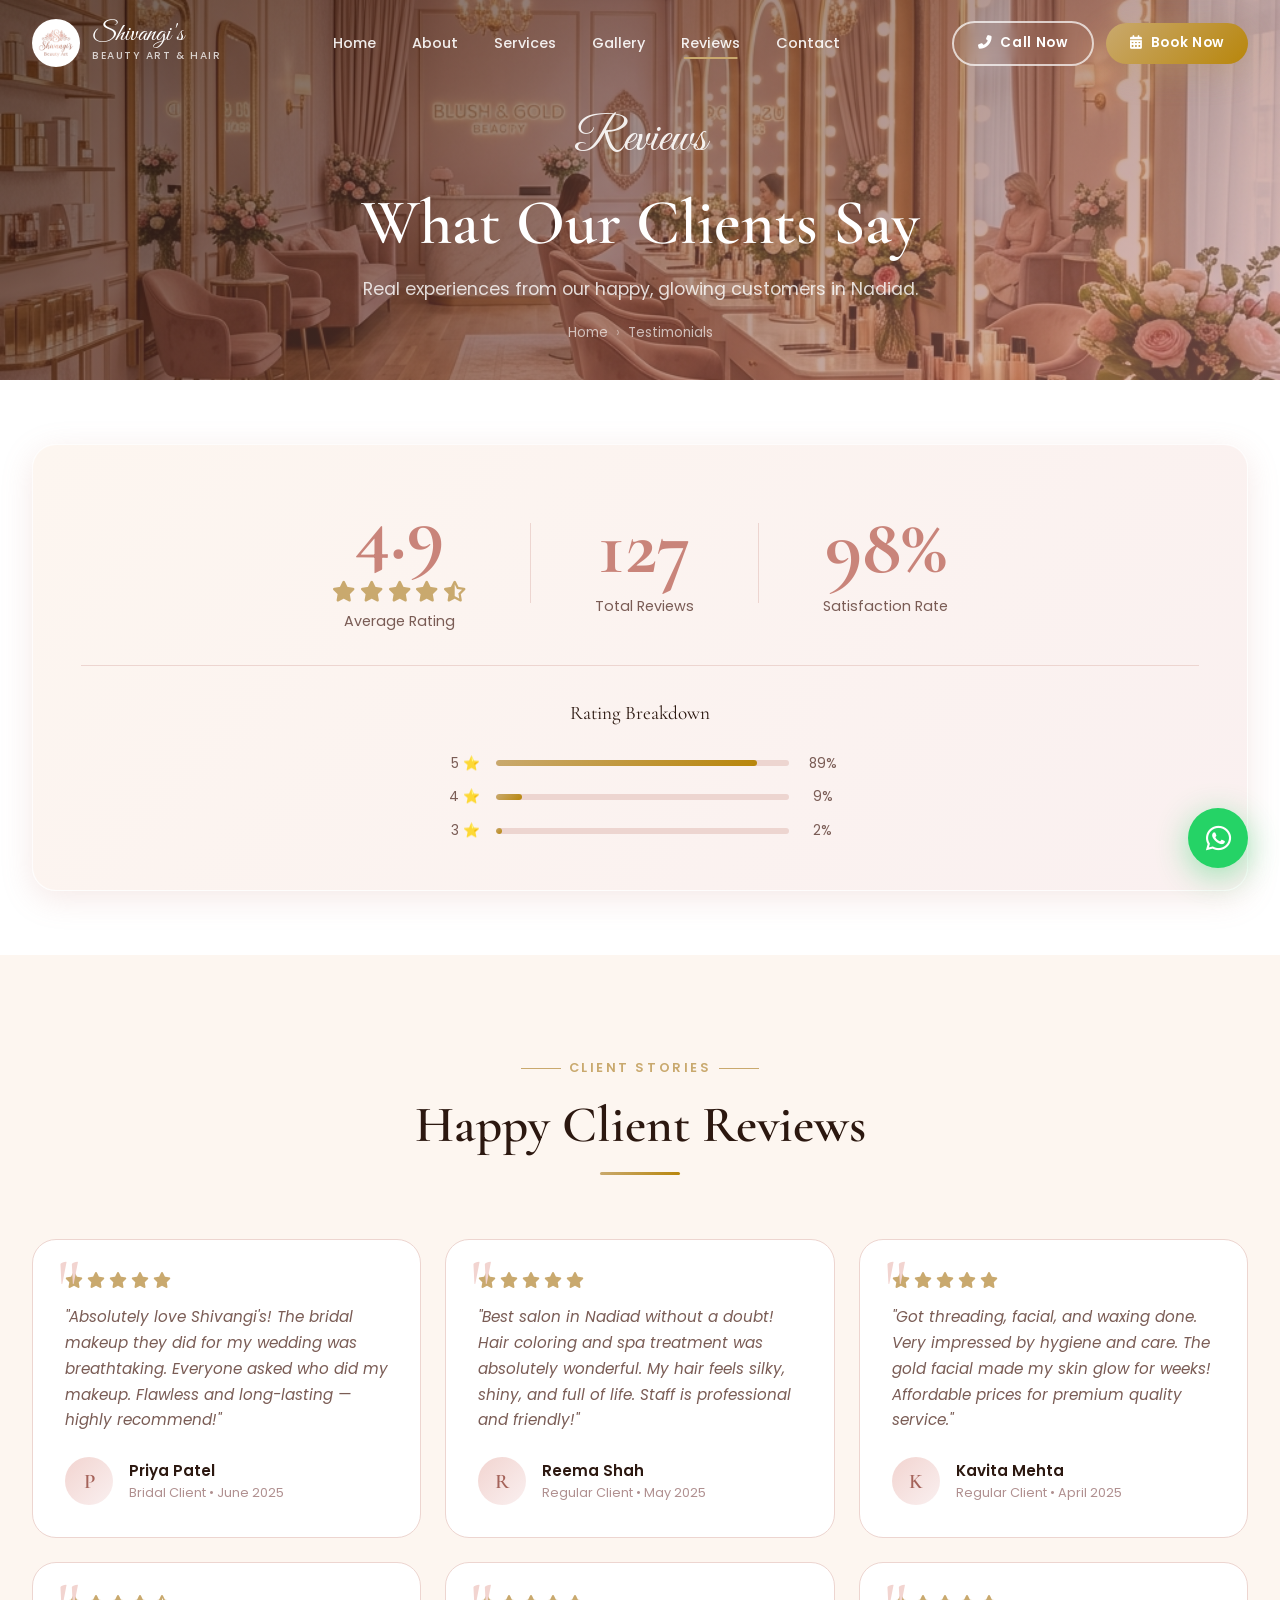
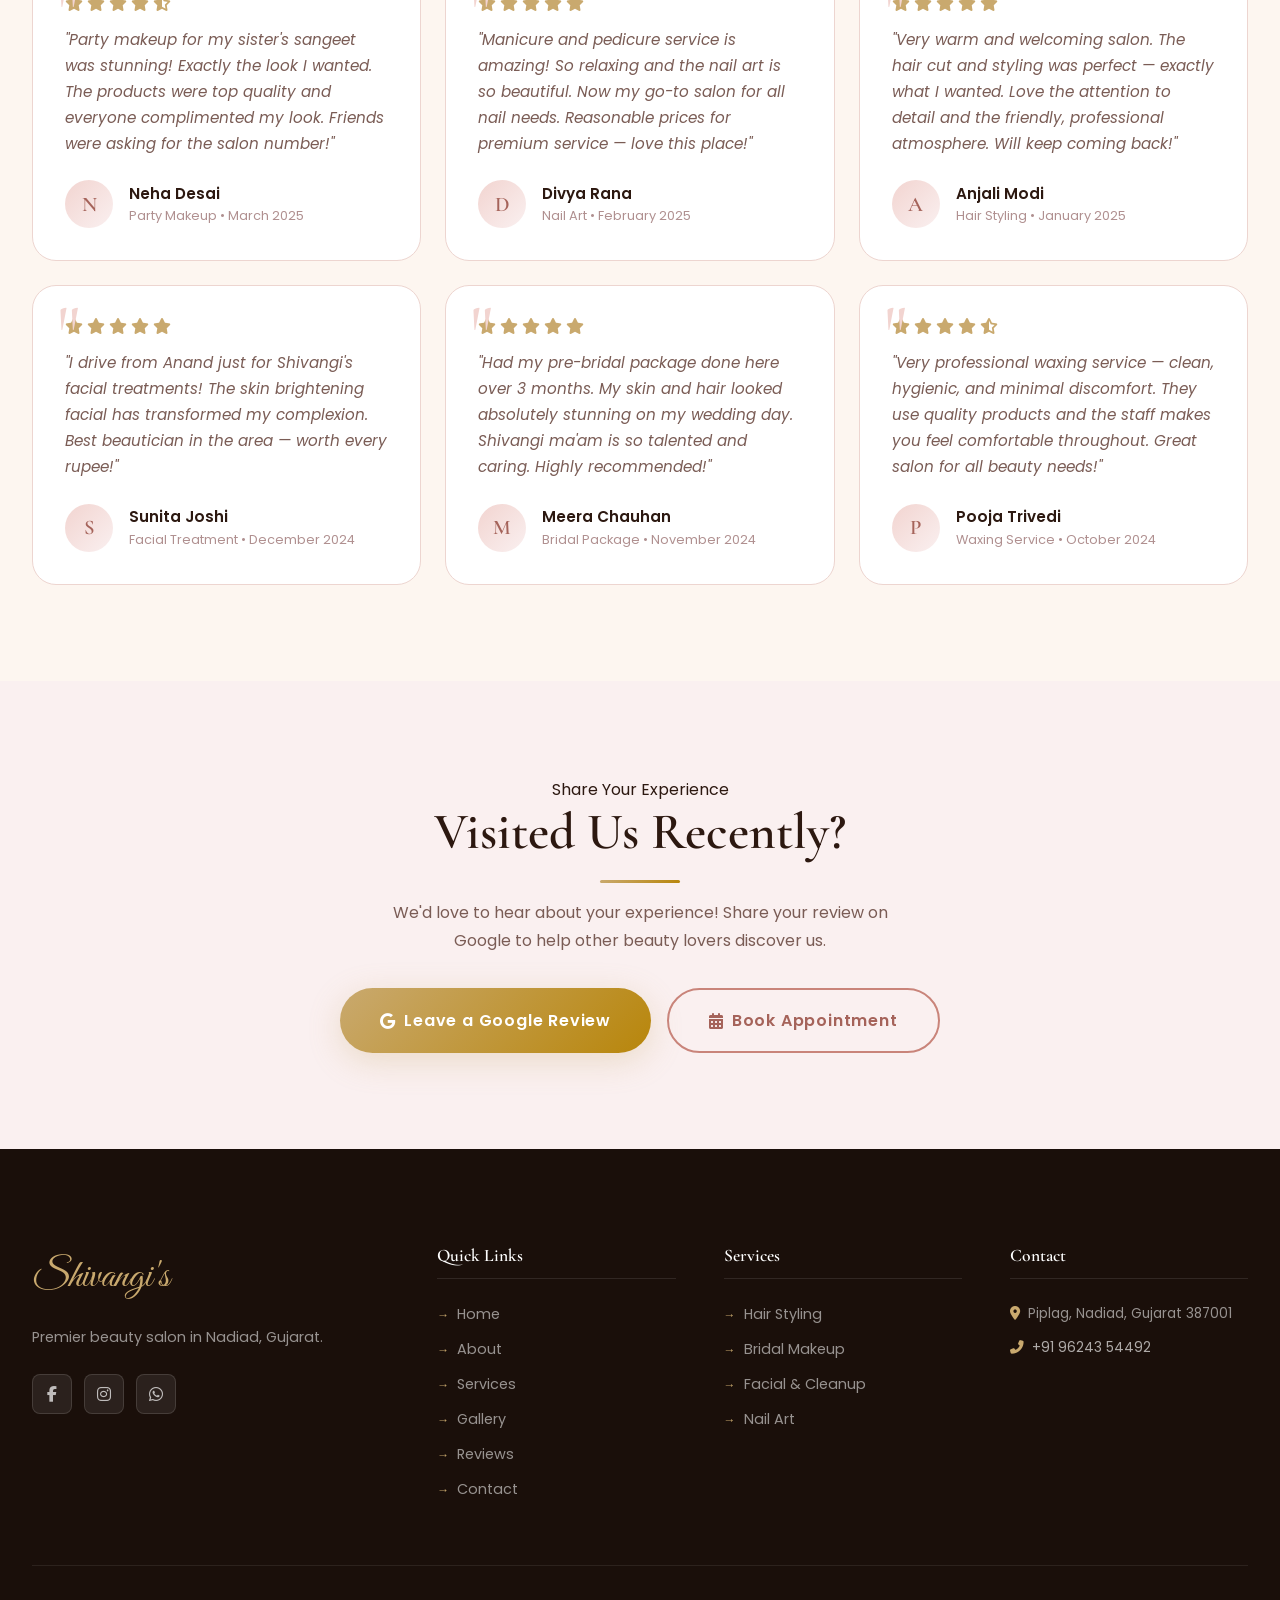
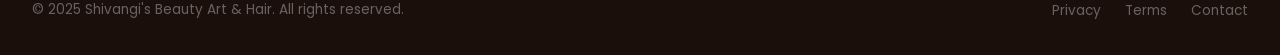
<file: testimonials.html>
<!DOCTYPE html>
<html lang="en">
<head>
  <meta charset="UTF-8" />
  <meta name="viewport" content="width=device-width, initial-scale=1.0" />
  <meta http-equiv="X-UA-Compatible" content="IE=edge" />
  <title>Customer Reviews | Shivangi's Beauty Art & Hair — Testimonials from Nadiad</title>
  <meta name="description" content="Read genuine customer reviews and testimonials for Shivangi's Beauty Art & Hair in Nadiad. 500+ happy clients share their beauty experiences." />
  <meta name="keywords" content="Shivangi beauty salon reviews, beauty salon testimonials Nadiad, customer reviews Nadiad salon" />
  <meta name="robots" content="index, follow" />
  <link rel="canonical" href="https://shivangisbeautyart.com/testimonials.html" />
  <link rel="icon" type="image/png" href="images/salon_logo.png" />
  <link rel="preconnect" href="https://fonts.googleapis.com" />
  <link rel="preconnect" href="https://fonts.gstatic.com" crossorigin />
  <link rel="stylesheet" href="css/style.css" />
  <link rel="stylesheet" href="https://cdnjs.cloudflare.com/ajax/libs/font-awesome/6.5.0/css/all.min.css" crossorigin="anonymous" referrerpolicy="no-referrer" />

  <script type="application/ld+json">
  {
    "@context": "https://schema.org",
    "@type": "LocalBusiness",
    "name": "Shivangi's Beauty Art & Hair",
    "aggregateRating": {
      "@type": "AggregateRating",
      "ratingValue": "4.9",
      "reviewCount": "127",
      "bestRating": "5"
    }
  }
  </script>
</head>
<body>

  <!-- NAVBAR -->
  <nav id="navbar" role="navigation" aria-label="Main navigation">
    <div class="nav-container">
      <a href="index.html" class="nav-logo" aria-label="Home">
        <img src="images/salon_logo.png" alt="Shivangi's Beauty Art Logo" class="logo-img" width="48" height="48" />
        <div class="logo-text">
          <span class="logo-main">Shivangi's</span>
          <span class="logo-sub">Beauty Art &amp; Hair</span>
        </div>
      </a>
      <ul class="nav-links" role="list">
        <li><a href="index.html">Home</a></li>
        <li><a href="about.html">About</a></li>
        <li><a href="services.html">Services</a></li>
        <li><a href="gallery.html">Gallery</a></li>
        <li><a href="testimonials.html" class="active">Reviews</a></li>
        <li><a href="contact.html">Contact</a></li>
      </ul>
      <div class="nav-cta">
        <a href="tel:+919624354492" class="btn btn-outline btn-sm"><i class="fas fa-phone-alt"></i> Call Now</a>
        <a href="contact.html#booking" class="btn btn-primary btn-sm"><i class="fas fa-calendar-alt"></i> Book Now</a>
      </div>
      <button class="nav-toggle" id="nav-toggle" aria-label="Open mobile menu"><span></span><span></span><span></span></button>
    </div>
  </nav>
  <div class="nav-mobile" id="nav-mobile">
    <button class="nav-mobile-close" id="nav-mobile-close" aria-label="Close"><i class="fas fa-times"></i></button>
    <a href="index.html">Home</a><a href="about.html">About</a><a href="services.html">Services</a><a href="gallery.html">Gallery</a><a href="testimonials.html">Reviews</a><a href="contact.html">Contact</a>
    <div style="display:flex;gap:1rem;margin-top:1rem;justify-content:center;">
      <a href="tel:+919624354492" class="btn btn-call btn-sm"><i class="fas fa-phone-alt"></i> Call</a>
      <a href="https://wa.me/919624354492" class="btn btn-whatsapp btn-sm" target="_blank"><i class="fab fa-whatsapp"></i> WhatsApp</a>
    </div>
  </div>

  <!-- PAGE HERO -->
  <header class="page-hero" role="banner">
    <div class="page-hero-overlay" aria-hidden="true"></div>
    <div class="page-hero-content">
      <div style="font-family:var(--font-script);font-size:3rem;opacity:0.9;margin-bottom:0.5rem;">Reviews</div>
      <h1>What Our Clients Say</h1>
      <p>Real experiences from our happy, glowing customers in Nadiad.</p>
      <nav class="breadcrumb" aria-label="Breadcrumb">
        <a href="index.html">Home</a>
        <span class="breadcrumb-sep" aria-hidden="true">›</span>
        <span aria-current="page">Testimonials</span>
      </nav>
    </div>
  </header>

  <!-- RATING OVERVIEW -->
  <section class="section-sm bg-white" aria-labelledby="rating-heading">
    <div class="container">
      <div class="glass-card reveal" style="padding:3rem;text-align:center;background:linear-gradient(135deg,#FDF6F0,#FAF0F0);">
        <div style="display:flex;align-items:center;justify-content:center;gap:4rem;flex-wrap:wrap;">
          <div>
            <div style="font-family:var(--font-serif);font-size:5rem;font-weight:700;color:var(--clr-primary);line-height:1;">4.9</div>
            <div style="display:flex;gap:0.3rem;justify-content:center;margin:0.5rem 0;font-size:1.3rem;color:var(--clr-secondary);">
              <i class="fas fa-star"></i><i class="fas fa-star"></i><i class="fas fa-star"></i><i class="fas fa-star"></i><i class="fas fa-star-half-alt"></i>
            </div>
            <div style="font-size:0.9rem;color:var(--clr-text-muted);">Average Rating</div>
          </div>
          <div style="width:1px;height:80px;background:var(--clr-border);"></div>
          <div>
            <div style="font-family:var(--font-serif);font-size:5rem;font-weight:700;color:var(--clr-primary);line-height:1;">127</div>
            <div style="font-size:0.9rem;color:var(--clr-text-muted);margin-top:0.5rem;">Total Reviews</div>
          </div>
          <div style="width:1px;height:80px;background:var(--clr-border);"></div>
          <div>
            <div style="font-family:var(--font-serif);font-size:5rem;font-weight:700;color:var(--clr-primary);line-height:1;">98%</div>
            <div style="font-size:0.9rem;color:var(--clr-text-muted);margin-top:0.5rem;">Satisfaction Rate</div>
          </div>
        </div>
        <div style="height:1px;background:var(--clr-border);margin:2rem 0;"></div>
        <!-- Star distribution -->
        <div id="rating-heading" style="font-family:var(--font-serif);font-size:1.2rem;margin-bottom:1.5rem;color:var(--clr-text);">Rating Breakdown</div>
        <div style="max-width:400px;margin:0 auto;display:flex;flex-direction:column;gap:0.75rem;">
          <div style="display:flex;align-items:center;gap:1rem;">
            <span style="font-size:0.85rem;width:40px;text-align:right;color:var(--clr-text-muted);">5 ⭐</span>
            <div class="skill-bar" style="flex:1;"><div class="skill-fill" data-width="89%"></div></div>
            <span style="font-size:0.85rem;width:35px;color:var(--clr-text-muted);">89%</span>
          </div>
          <div style="display:flex;align-items:center;gap:1rem;">
            <span style="font-size:0.85rem;width:40px;text-align:right;color:var(--clr-text-muted);">4 ⭐</span>
            <div class="skill-bar" style="flex:1;"><div class="skill-fill" data-width="9%"></div></div>
            <span style="font-size:0.85rem;width:35px;color:var(--clr-text-muted);">9%</span>
          </div>
          <div style="display:flex;align-items:center;gap:1rem;">
            <span style="font-size:0.85rem;width:40px;text-align:right;color:var(--clr-text-muted);">3 ⭐</span>
            <div class="skill-bar" style="flex:1;"><div class="skill-fill" data-width="2%"></div></div>
            <span style="font-size:0.85rem;width:35px;color:var(--clr-text-muted);">2%</span>
          </div>
        </div>
      </div>
    </div>
  </section>

  <!-- ALL REVIEWS GRID -->
  <section class="section bg-cream" aria-labelledby="all-reviews-heading">
    <div class="container">
      <div class="section-header reveal">
        <div class="label">Client Stories</div>
        <h2 id="all-reviews-heading">Happy Client Reviews</h2>
        <div class="divider"></div>
      </div>

      <div class="testimonials-grid stagger" id="all-reviews">

        <article class="review-card" aria-label="Review by Priya Patel">
          <div class="review-stars"><i class="fas fa-star"></i><i class="fas fa-star"></i><i class="fas fa-star"></i><i class="fas fa-star"></i><i class="fas fa-star"></i></div>
          <p class="review-text">"Absolutely love Shivangi's! The bridal makeup they did for my wedding was breathtaking. Everyone asked who did my makeup. Flawless and long-lasting — highly recommend!"</p>
          <div class="review-author">
            <div class="review-avatar">P</div>
            <div><div class="review-name">Priya Patel</div><div class="review-date">Bridal Client • June 2025</div></div>
          </div>
        </article>

        <article class="review-card" aria-label="Review by Reema Shah">
          <div class="review-stars"><i class="fas fa-star"></i><i class="fas fa-star"></i><i class="fas fa-star"></i><i class="fas fa-star"></i><i class="fas fa-star"></i></div>
          <p class="review-text">"Best salon in Nadiad without a doubt! Hair coloring and spa treatment was absolutely wonderful. My hair feels silky, shiny, and full of life. Staff is professional and friendly!"</p>
          <div class="review-author">
            <div class="review-avatar">R</div>
            <div><div class="review-name">Reema Shah</div><div class="review-date">Regular Client • May 2025</div></div>
          </div>
        </article>

        <article class="review-card" aria-label="Review by Kavita Mehta">
          <div class="review-stars"><i class="fas fa-star"></i><i class="fas fa-star"></i><i class="fas fa-star"></i><i class="fas fa-star"></i><i class="fas fa-star"></i></div>
          <p class="review-text">"Got threading, facial, and waxing done. Very impressed by hygiene and care. The gold facial made my skin glow for weeks! Affordable prices for premium quality service."</p>
          <div class="review-author">
            <div class="review-avatar">K</div>
            <div><div class="review-name">Kavita Mehta</div><div class="review-date">Regular Client • April 2025</div></div>
          </div>
        </article>

        <article class="review-card" aria-label="Review by Neha Desai">
          <div class="review-stars"><i class="fas fa-star"></i><i class="fas fa-star"></i><i class="fas fa-star"></i><i class="fas fa-star"></i><i class="fas fa-star-half-alt"></i></div>
          <p class="review-text">"Party makeup for my sister's sangeet was stunning! Exactly the look I wanted. The products were top quality and everyone complimented my look. Friends were asking for the salon number!"</p>
          <div class="review-author">
            <div class="review-avatar">N</div>
            <div><div class="review-name">Neha Desai</div><div class="review-date">Party Makeup • March 2025</div></div>
          </div>
        </article>

        <article class="review-card" aria-label="Review by Divya Rana">
          <div class="review-stars"><i class="fas fa-star"></i><i class="fas fa-star"></i><i class="fas fa-star"></i><i class="fas fa-star"></i><i class="fas fa-star"></i></div>
          <p class="review-text">"Manicure and pedicure service is amazing! So relaxing and the nail art is so beautiful. Now my go-to salon for all nail needs. Reasonable prices for premium service — love this place!"</p>
          <div class="review-author">
            <div class="review-avatar">D</div>
            <div><div class="review-name">Divya Rana</div><div class="review-date">Nail Art • February 2025</div></div>
          </div>
        </article>

        <article class="review-card" aria-label="Review by Anjali Modi">
          <div class="review-stars"><i class="fas fa-star"></i><i class="fas fa-star"></i><i class="fas fa-star"></i><i class="fas fa-star"></i><i class="fas fa-star"></i></div>
          <p class="review-text">"Very warm and welcoming salon. The hair cut and styling was perfect — exactly what I wanted. Love the attention to detail and the friendly, professional atmosphere. Will keep coming back!"</p>
          <div class="review-author">
            <div class="review-avatar">A</div>
            <div><div class="review-name">Anjali Modi</div><div class="review-date">Hair Styling • January 2025</div></div>
          </div>
        </article>

        <article class="review-card" aria-label="Review by Sunita Joshi">
          <div class="review-stars"><i class="fas fa-star"></i><i class="fas fa-star"></i><i class="fas fa-star"></i><i class="fas fa-star"></i><i class="fas fa-star"></i></div>
          <p class="review-text">"I drive from Anand just for Shivangi's facial treatments! The skin brightening facial has transformed my complexion. Best beautician in the area — worth every rupee!"</p>
          <div class="review-author">
            <div class="review-avatar">S</div>
            <div><div class="review-name">Sunita Joshi</div><div class="review-date">Facial Treatment • December 2024</div></div>
          </div>
        </article>

        <article class="review-card" aria-label="Review by Meera Chauhan">
          <div class="review-stars"><i class="fas fa-star"></i><i class="fas fa-star"></i><i class="fas fa-star"></i><i class="fas fa-star"></i><i class="fas fa-star"></i></div>
          <p class="review-text">"Had my pre-bridal package done here over 3 months. My skin and hair looked absolutely stunning on my wedding day. Shivangi ma'am is so talented and caring. Highly recommended!"</p>
          <div class="review-author">
            <div class="review-avatar">M</div>
            <div><div class="review-name">Meera Chauhan</div><div class="review-date">Bridal Package • November 2024</div></div>
          </div>
        </article>

        <article class="review-card" aria-label="Review by Pooja Trivedi">
          <div class="review-stars"><i class="fas fa-star"></i><i class="fas fa-star"></i><i class="fas fa-star"></i><i class="fas fa-star"></i><i class="fas fa-star-half-alt"></i></div>
          <p class="review-text">"Very professional waxing service — clean, hygienic, and minimal discomfort. They use quality products and the staff makes you feel comfortable throughout. Great salon for all beauty needs!"</p>
          <div class="review-author">
            <div class="review-avatar">P</div>
            <div><div class="review-name">Pooja Trivedi</div><div class="review-date">Waxing Service • October 2024</div></div>
          </div>
        </article>

      </div>
    </div>
  </section>

  <!-- LEAVE A REVIEW CTA -->
  <section class="section bg-blush" aria-labelledby="leave-review-heading">
    <div class="container text-center">
      <div class="reveal">
        <div class="label">Share Your Experience</div>
        <h2 id="leave-review-heading">Visited Us Recently?</h2>
        <div class="divider"></div>
        <p style="max-width:500px;margin:0 auto 2rem;">We'd love to hear about your experience! Share your review on Google to help other beauty lovers discover us.</p>
        <div style="display:flex;gap:1rem;justify-content:center;flex-wrap:wrap;">
          <a href="https://www.google.com/maps/place/Shivangi+Beauty+Art+Hair" target="_blank" rel="noopener noreferrer" class="btn btn-primary btn-lg" id="leave-review-btn">
            <i class="fab fa-google"></i> Leave a Google Review
          </a>
          <a href="contact.html#booking" class="btn btn-outline-dark btn-lg" id="reviews-book-btn">
            <i class="fas fa-calendar-alt"></i> Book Appointment
          </a>
        </div>
      </div>
    </div>
  </section>

  <!-- FOOTER -->
  <footer id="footer" role="contentinfo">
    <div class="container">
      <div class="footer-top">
        <div class="footer-brand"><div class="logo-script">Shivangi's</div><p>Premier beauty salon in Nadiad, Gujarat.</p><div class="footer-social"><a href="#" aria-label="Facebook"><i class="fab fa-facebook-f"></i></a><a href="#" aria-label="Instagram"><i class="fab fa-instagram"></i></a><a href="https://wa.me/919624354492" aria-label="WhatsApp" target="_blank"><i class="fab fa-whatsapp"></i></a></div></div>
        <div class="footer-column"><h4>Quick Links</h4><nav class="footer-links"><a href="index.html">Home</a><a href="about.html">About</a><a href="services.html">Services</a><a href="gallery.html">Gallery</a><a href="testimonials.html">Reviews</a><a href="contact.html">Contact</a></nav></div>
        <div class="footer-column"><h4>Services</h4><nav class="footer-links"><a href="services.html#hair">Hair Styling</a><a href="services.html#makeup">Bridal Makeup</a><a href="services.html#skin">Facial &amp; Cleanup</a><a href="services.html#nail">Nail Art</a></nav></div>
        <div class="footer-column"><h4>Contact</h4><div style="display:flex;flex-direction:column;gap:0.75rem;font-size:0.85rem;color:rgba(255,255,255,0.55);"><div><i class="fas fa-map-marker-alt" style="color:var(--clr-secondary);margin-right:0.5rem;"></i>Piplag, Nadiad, Gujarat 387001</div><div><i class="fas fa-phone-alt" style="color:var(--clr-secondary);margin-right:0.5rem;"></i><a href="tel:+919624354492" style="color:rgba(255,255,255,0.65);">+91 96243 54492</a></div></div></div>
      </div>
      <div class="footer-bottom"><p>&copy; 2025 Shivangi's Beauty Art &amp; Hair. All rights reserved.</p><div class="footer-bottom-links"><a href="#">Privacy</a><a href="#">Terms</a><a href="contact.html">Contact</a></div></div>
    </div>
  </footer>

  <div id="whatsapp-float">
    <span class="whatsapp-tooltip">Chat with us!</span>
    <a href="https://wa.me/919624354492" class="whatsapp-btn" target="_blank" rel="noopener noreferrer" aria-label="WhatsApp"><i class="fab fa-whatsapp"></i></a>
  </div>
  <button id="back-to-top" aria-label="Back to top" style="position:fixed;bottom:7rem;right:2rem;z-index:400;width:44px;height:44px;border-radius:50%;background:var(--clr-primary);color:#fff;border:none;display:flex;align-items:center;justify-content:center;font-size:1rem;cursor:pointer;opacity:0;transition:opacity 0.3s ease;box-shadow:0 4px 16px rgba(201,132,122,0.4);"><i class="fas fa-chevron-up"></i></button>

  <script src="js/main.js" defer></script>
</body>
</html>
</file>
<file: css/style.css>
/* ============================================================
   SHIVANGI'S BEAUTY ART & HAIR — Global Stylesheet
   Premium Luxury Beauty Salon Website
   ============================================================ */

/* ---- Google Fonts Import ---- */
@import url('https://fonts.googleapis.com/css2?family=Cormorant+Garamond:ital,wght@0,300;0,400;0,500;0,600;0,700;1,400;1,600&family=Poppins:wght@300;400;500;600;700&family=Great+Vibes&display=swap');

/* ============================================================
   1. CSS CUSTOM PROPERTIES (DESIGN TOKENS)
   ============================================================ */
:root {
  /* Color Palette */
  --clr-primary:       #C9847A;
  --clr-primary-dark:  #A5635A;
  --clr-primary-light: #F2D4D0;
  --clr-secondary:     #C9A96E;
  --clr-gold:          #B8860B;
  --clr-gold-light:    #F5E6C8;
  --clr-cream:         #FDF6F0;
  --clr-blush:         #FAF0F0;
  --clr-white:         #FFFFFF;
  --clr-text:          #2C1810;
  --clr-text-muted:    #7A5C55;
  --clr-text-light:    #B09090;
  --clr-border:        #EDD5D0;
  --clr-dark:          #1A0F0A;

  /* Gradients */
  --grad-hero:     linear-gradient(135deg, rgba(201,132,122,0.92) 0%, rgba(201,169,110,0.85) 50%, rgba(184,134,11,0.75) 100%);
  --grad-pink:     linear-gradient(135deg, #F2D4D0 0%, #FAF0F0 100%);
  --grad-gold:     linear-gradient(135deg, #C9A96E 0%, #B8860B 100%);
  --grad-luxury:   linear-gradient(180deg, #FDF6F0 0%, #FAF0F0 100%);
  --grad-card:     linear-gradient(145deg, rgba(255,255,255,0.9), rgba(253,246,240,0.95));

  /* Typography */
  --font-serif:    'Cormorant Garamond', Georgia, serif;
  --font-sans:     'Poppins', -apple-system, BlinkMacSystemFont, sans-serif;
  --font-script:   'Great Vibes', cursive;

  /* Spacing Scale */
  --space-xs:  0.5rem;
  --space-sm:  1rem;
  --space-md:  2rem;
  --space-lg:  4rem;
  --space-xl:  6rem;
  --space-xxl: 10rem;

  /* Border Radius */
  --radius-sm:   8px;
  --radius-md:   16px;
  --radius-lg:   24px;
  --radius-xl:   40px;
  --radius-full: 9999px;

  /* Shadows */
  --shadow-sm:  0 2px 8px rgba(201,132,122,0.12);
  --shadow-md:  0 8px 32px rgba(201,132,122,0.18);
  --shadow-lg:  0 16px 64px rgba(201,132,122,0.22);
  --shadow-xl:  0 32px 96px rgba(44,24,16,0.18);
  --shadow-gold:0 8px 32px rgba(201,169,110,0.30);

  /* Transitions */
  --t-fast:   0.2s ease;
  --t-med:    0.35s cubic-bezier(0.4, 0, 0.2, 1);
  --t-slow:   0.6s cubic-bezier(0.4, 0, 0.2, 1);
  --t-spring: 0.5s cubic-bezier(0.34, 1.56, 0.64, 1);

  /* Z-Index Scale */
  --z-base:    1;
  --z-above:   10;
  --z-nav:     100;
  --z-overlay: 200;
  --z-modal:   300;
  --z-float:   400;
}

/* ============================================================
   2. RESET & BASE STYLES
   ============================================================ */
*, *::before, *::after {
  margin: 0;
  padding: 0;
  box-sizing: border-box;
}

html {
  font-size: 16px;
  scroll-behavior: smooth;
  -webkit-font-smoothing: antialiased;
  -moz-osx-font-smoothing: grayscale;
}

body {
  font-family: var(--font-sans);
  color: var(--clr-text);
  background: var(--clr-cream);
  overflow-x: hidden;
  line-height: 1.6;
}

img {
  max-width: 100%;
  height: auto;
  display: block;
}

a {
  text-decoration: none;
  color: inherit;
  transition: var(--t-fast);
}

button {
  cursor: pointer;
  border: none;
  background: none;
  font-family: var(--font-sans);
}

ul, ol {
  list-style: none;
}

input, textarea, select {
  font-family: var(--font-sans);
}

/* ============================================================
   3. TYPOGRAPHY
   ============================================================ */
.text-script {
  font-family: var(--font-script);
  font-size: clamp(2rem, 5vw, 4rem);
  color: var(--clr-primary);
}

.text-serif {
  font-family: var(--font-serif);
}

h1, h2, h3, h4 {
  font-family: var(--font-serif);
  font-weight: 600;
  line-height: 1.2;
}

h1 { font-size: clamp(2.5rem, 6vw, 5rem); }
h2 { font-size: clamp(2rem, 4vw, 3.5rem); }
h3 { font-size: clamp(1.5rem, 3vw, 2.2rem); }
h4 { font-size: clamp(1.2rem, 2vw, 1.6rem); }

p {
  font-size: 1rem;
  color: var(--clr-text-muted);
  line-height: 1.8;
}

/* ============================================================
   4. LAYOUT UTILITIES
   ============================================================ */
.container {
  width: 100%;
  max-width: 1320px;
  margin: 0 auto;
  padding: 0 var(--space-md);
}

.section {
  padding: var(--space-xl) 0;
}

.section-sm {
  padding: var(--space-lg) 0;
}

.section-header {
  text-align: center;
  margin-bottom: var(--space-lg);
}

.section-header .label {
  display: inline-flex;
  align-items: center;
  gap: 0.5rem;
  font-size: 0.8rem;
  font-weight: 600;
  letter-spacing: 0.2em;
  text-transform: uppercase;
  color: var(--clr-secondary);
  margin-bottom: 1rem;
}

.section-header .label::before,
.section-header .label::after {
  content: '';
  width: 40px;
  height: 1px;
  background: var(--clr-secondary);
  display: inline-block;
}

.section-header h2 {
  color: var(--clr-text);
  margin-bottom: 1rem;
}

.section-header p {
  max-width: 600px;
  margin: 0 auto;
  font-size: 1.05rem;
}

.grid-2 { display: grid; grid-template-columns: repeat(2, 1fr); gap: var(--space-md); }
.grid-3 { display: grid; grid-template-columns: repeat(3, 1fr); gap: var(--space-md); }
.grid-4 { display: grid; grid-template-columns: repeat(4, 1fr); gap: var(--space-md); }

.flex-center {
  display: flex;
  align-items: center;
  justify-content: center;
}

.flex-between {
  display: flex;
  align-items: center;
  justify-content: space-between;
}

/* ============================================================
   5. BUTTONS
   ============================================================ */
.btn {
  display: inline-flex;
  align-items: center;
  gap: 0.5rem;
  padding: 0.875rem 2rem;
  border-radius: var(--radius-full);
  font-family: var(--font-sans);
  font-size: 0.9rem;
  font-weight: 600;
  letter-spacing: 0.05em;
  transition: var(--t-med);
  position: relative;
  overflow: hidden;
  white-space: nowrap;
}

.btn::before {
  content: '';
  position: absolute;
  inset: 0;
  background: rgba(255,255,255,0.15);
  transform: translateX(-100%);
  transition: var(--t-med);
}

.btn:hover::before {
  transform: translateX(0);
}

.btn-primary {
  background: var(--grad-gold);
  color: var(--clr-white);
  box-shadow: var(--shadow-gold);
}

.btn-primary:hover {
  transform: translateY(-2px);
  box-shadow: 0 12px 40px rgba(201,169,110,0.45);
}

.btn-outline {
  background: transparent;
  color: var(--clr-white);
  border: 2px solid rgba(255,255,255,0.7);
  backdrop-filter: blur(8px);
}

.btn-outline:hover {
  background: rgba(255,255,255,0.15);
  border-color: var(--clr-white);
  transform: translateY(-2px);
}

.btn-outline-dark {
  background: transparent;
  color: var(--clr-primary-dark);
  border: 2px solid var(--clr-primary);
}

.btn-outline-dark:hover {
  background: var(--clr-primary);
  color: var(--clr-white);
  transform: translateY(-2px);
}

.btn-whatsapp {
  background: #25D366;
  color: var(--clr-white);
  box-shadow: 0 8px 32px rgba(37,211,102,0.35);
}

.btn-whatsapp:hover {
  background: #1EB858;
  transform: translateY(-2px);
  box-shadow: 0 12px 40px rgba(37,211,102,0.5);
}

.btn-call {
  background: var(--clr-primary);
  color: var(--clr-white);
  box-shadow: var(--shadow-md);
}

.btn-call:hover {
  background: var(--clr-primary-dark);
  transform: translateY(-2px);
}

.btn-sm {
  padding: 0.6rem 1.5rem;
  font-size: 0.85rem;
}

.btn-lg {
  padding: 1.1rem 2.5rem;
  font-size: 1rem;
}

/* ============================================================
   6. NAVIGATION
   ============================================================ */
#navbar {
  position: fixed;
  top: 0;
  left: 0;
  right: 0;
  z-index: var(--z-nav);
  padding: 1.2rem 0;
  transition: var(--t-med);
}

#navbar.scrolled {
  background: rgba(253,246,240,0.97);
  backdrop-filter: blur(20px);
  -webkit-backdrop-filter: blur(20px);
  box-shadow: 0 2px 20px rgba(201,132,122,0.15);
  padding: 0.8rem 0;
}

.nav-container {
  display: flex;
  align-items: center;
  justify-content: space-between;
  max-width: 1320px;
  margin: 0 auto;
  padding: 0 var(--space-md);
}

.nav-logo {
  display: flex;
  align-items: center;
  gap: 0.75rem;
}

.nav-logo .logo-img {
  width: 48px;
  height: 48px;
  border-radius: var(--radius-full);
  object-fit: cover;
  box-shadow: var(--shadow-sm);
}

.nav-logo .logo-text {
  display: flex;
  flex-direction: column;
}

.nav-logo .logo-main {
  font-family: var(--font-script);
  font-size: 1.6rem;
  color: var(--clr-white);
  line-height: 1;
  transition: var(--t-fast);
}

.nav-logo .logo-sub {
  font-size: 0.65rem;
  letter-spacing: 0.15em;
  text-transform: uppercase;
  color: rgba(255,255,255,0.75);
  font-weight: 500;
  transition: var(--t-fast);
}

#navbar.scrolled .nav-logo .logo-main {
  color: var(--clr-primary);
}

#navbar.scrolled .nav-logo .logo-sub {
  color: var(--clr-text-muted);
}

.nav-links {
  display: flex;
  align-items: center;
  gap: 0.25rem;
}

.nav-links a {
  font-size: 0.9rem;
  font-weight: 500;
  color: rgba(255,255,255,0.9);
  padding: 0.5rem 1rem;
  border-radius: var(--radius-full);
  transition: var(--t-fast);
  position: relative;
}

.nav-links a::after {
  content: '';
  position: absolute;
  bottom: 2px;
  left: 50%;
  transform: translateX(-50%);
  width: 0;
  height: 2px;
  background: var(--clr-secondary);
  border-radius: var(--radius-full);
  transition: var(--t-med);
}

.nav-links a:hover::after,
.nav-links a.active::after {
  width: 60%;
}

.nav-links a:hover {
  color: var(--clr-white);
}

#navbar.scrolled .nav-links a {
  color: var(--clr-text-muted);
}

#navbar.scrolled .nav-links a:hover {
  color: var(--clr-primary);
}

.nav-cta {
  display: flex;
  align-items: center;
  gap: 0.75rem;
}

.nav-toggle {
  display: none;
  flex-direction: column;
  gap: 5px;
  cursor: pointer;
  padding: 0.5rem;
}

.nav-toggle span {
  display: block;
  width: 24px;
  height: 2px;
  background: var(--clr-white);
  border-radius: var(--radius-full);
  transition: var(--t-med);
}

#navbar.scrolled .nav-toggle span {
  background: var(--clr-text);
}

/* Mobile Nav */
.nav-mobile {
  display: none;
  position: fixed;
  top: 0;
  left: 0;
  right: 0;
  bottom: 0;
  background: rgba(253,246,240,0.98);
  backdrop-filter: blur(20px);
  z-index: var(--z-overlay);
  flex-direction: column;
  align-items: center;
  justify-content: center;
  gap: 1.5rem;
  transform: translateX(100%);
  transition: var(--t-slow);
}

.nav-mobile.open {
  transform: translateX(0);
}

.nav-mobile a {
  font-family: var(--font-serif);
  font-size: 2rem;
  color: var(--clr-text);
  font-weight: 500;
  transition: var(--t-fast);
}

.nav-mobile a:hover {
  color: var(--clr-primary);
}

.nav-mobile-close {
  position: absolute;
  top: 1.5rem;
  right: 1.5rem;
  font-size: 1.5rem;
  color: var(--clr-text-muted);
  cursor: pointer;
  transition: var(--t-fast);
  background: none;
  border: none;
}

.nav-mobile-close:hover {
  color: var(--clr-primary);
  transform: rotate(90deg);
}

/* ============================================================
   7. HERO SECTION
   ============================================================ */
#hero {
  position: relative;
  height: 100vh;
  min-height: 700px;
  overflow: hidden;
  display: flex;
  align-items: center;
  justify-content: center;
}

#hero-canvas {
  position: absolute;
  inset: 0;
  width: 100%;
  height: 100%;
  z-index: 1;
}

.hero-bg {
  position: absolute;
  inset: 0;
  background-image: url('../images/salon_hero.png');
  background-size: cover;
  background-position: center;
  z-index: 0;
}

.hero-overlay {
  position: absolute;
  inset: 0;
  background: linear-gradient(
    135deg,
    rgba(44,24,16,0.65) 0%,
    rgba(201,132,122,0.45) 50%,
    rgba(44,24,16,0.55) 100%
  );
  z-index: 2;
}

.hero-content {
  position: relative;
  z-index: 3;
  text-align: center;
  color: var(--clr-white);
  max-width: 900px;
  padding: 0 var(--space-md);
  animation: heroFadeUp 1.2s cubic-bezier(0.4, 0, 0.2, 1) forwards;
}

.hero-label {
  display: inline-flex;
  align-items: center;
  gap: 0.75rem;
  font-size: 0.78rem;
  letter-spacing: 0.3em;
  text-transform: uppercase;
  color: var(--clr-secondary);
  font-weight: 600;
  margin-bottom: 1.5rem;
  opacity: 0;
  animation: heroFadeUp 1s 0.2s both;
}

.hero-label::before,
.hero-label::after {
  content: '';
  width: 40px;
  height: 1px;
  background: var(--clr-secondary);
}

.hero-script {
  font-family: var(--font-script);
  font-size: clamp(3.5rem, 8vw, 7rem);
  line-height: 1;
  margin-bottom: 0.5rem;
  text-shadow: 0 4px 20px rgba(0,0,0,0.3);
  opacity: 0;
  animation: heroFadeUp 1s 0.4s both;
}

.hero-title {
  font-family: var(--font-serif);
  font-size: clamp(1.2rem, 3vw, 2rem);
  font-weight: 300;
  letter-spacing: 0.15em;
  text-transform: uppercase;
  margin-bottom: 1.5rem;
  color: rgba(255,255,255,0.9);
  opacity: 0;
  animation: heroFadeUp 1s 0.6s both;
}

.hero-tagline {
  font-family: var(--font-serif);
  font-size: clamp(1.1rem, 2.5vw, 1.6rem);
  font-style: italic;
  color: rgba(255,255,255,0.85);
  margin-bottom: 2.5rem;
  opacity: 0;
  animation: heroFadeUp 1s 0.8s both;
}

.hero-cta {
  display: flex;
  gap: 1rem;
  justify-content: center;
  flex-wrap: wrap;
  opacity: 0;
  animation: heroFadeUp 1s 1s both;
}

.hero-scroll {
  position: absolute;
  bottom: 2.5rem;
  left: 50%;
  transform: translateX(-50%);
  z-index: 3;
  display: flex;
  flex-direction: column;
  align-items: center;
  gap: 0.5rem;
  color: rgba(255,255,255,0.7);
  font-size: 0.75rem;
  letter-spacing: 0.15em;
  text-transform: uppercase;
  animation: bounceY 2s infinite;
}

.hero-scroll-line {
  width: 1px;
  height: 50px;
  background: linear-gradient(to bottom, transparent, rgba(255,255,255,0.7));
}

@keyframes heroFadeUp {
  from {
    opacity: 0;
    transform: translateY(30px);
  }
  to {
    opacity: 1;
    transform: translateY(0);
  }
}

@keyframes bounceY {
  0%, 100% { transform: translateX(-50%) translateY(0); }
  50% { transform: translateX(-50%) translateY(10px); }
}

/* ============================================================
   8. CARDS — SERVICE CARDS
   ============================================================ */
.card {
  background: var(--clr-white);
  border-radius: var(--radius-lg);
  overflow: hidden;
  box-shadow: var(--shadow-sm);
  transition: var(--t-med);
  border: 1px solid var(--clr-border);
}

.card:hover {
  transform: translateY(-8px);
  box-shadow: var(--shadow-lg);
  border-color: var(--clr-primary-light);
}

.service-card {
  background: var(--grad-card);
  border: 1px solid var(--clr-border);
  border-radius: var(--radius-lg);
  padding: 2.5rem 2rem;
  text-align: center;
  transition: var(--t-med);
  position: relative;
  overflow: hidden;
}

.service-card::before {
  content: '';
  position: absolute;
  inset: 0;
  background: var(--grad-pink);
  opacity: 0;
  transition: var(--t-med);
}

.service-card:hover::before {
  opacity: 1;
}

.service-card:hover {
  transform: translateY(-10px);
  box-shadow: var(--shadow-lg);
  border-color: var(--clr-primary);
}

.service-card > * {
  position: relative;
  z-index: 1;
}

.service-icon {
  width: 80px;
  height: 80px;
  background: var(--grad-pink);
  border-radius: var(--radius-full);
  display: flex;
  align-items: center;
  justify-content: center;
  margin: 0 auto 1.5rem;
  font-size: 2rem;
  transition: var(--t-med);
  border: 2px solid var(--clr-border);
}

.service-card:hover .service-icon {
  background: var(--grad-gold);
  border-color: var(--clr-secondary);
  transform: scale(1.1) rotate(-5deg);
}

.service-card h3 {
  font-size: 1.3rem;
  color: var(--clr-text);
  margin-bottom: 0.75rem;
}

.service-card p {
  font-size: 0.9rem;
  margin-bottom: 1.5rem;
}

/* ============================================================
   9. GALLERY
   ============================================================ */
.gallery-grid {
  display: grid;
  grid-template-columns: repeat(3, 1fr);
  grid-auto-rows: 280px;
  gap: 1rem;
}

.gallery-item {
  position: relative;
  overflow: hidden;
  border-radius: var(--radius-md);
  cursor: pointer;
}

.gallery-item.tall {
  grid-row: span 2;
}

.gallery-item.wide {
  grid-column: span 2;
}

.gallery-item img {
  width: 100%;
  height: 100%;
  object-fit: cover;
  transition: transform 0.7s cubic-bezier(0.4, 0, 0.2, 1);
}

.gallery-item:hover img {
  transform: scale(1.08);
}

.gallery-item-overlay {
  position: absolute;
  inset: 0;
  background: linear-gradient(to top, rgba(44,24,16,0.75) 0%, transparent 60%);
  opacity: 0;
  transition: var(--t-med);
  display: flex;
  align-items: flex-end;
  padding: 1.5rem;
}

.gallery-item:hover .gallery-item-overlay {
  opacity: 1;
}

.gallery-item-overlay span {
  color: var(--clr-white);
  font-family: var(--font-serif);
  font-size: 1.1rem;
  font-weight: 500;
}

/* ============================================================
   10. REVIEW CARDS
   ============================================================ */
.review-card {
  background: var(--clr-white);
  border: 1px solid var(--clr-border);
  border-radius: var(--radius-lg);
  padding: 2rem;
  position: relative;
  transition: var(--t-med);
}

.review-card::before {
  content: '"';
  font-family: var(--font-serif);
  font-size: 5rem;
  color: var(--clr-primary-light);
  position: absolute;
  top: 0.5rem;
  left: 1.5rem;
  line-height: 1;
}

.review-card:hover {
  transform: translateY(-5px);
  box-shadow: var(--shadow-md);
  border-color: var(--clr-primary-light);
}

.review-stars {
  display: flex;
  gap: 0.25rem;
  margin-bottom: 1rem;
  color: var(--clr-secondary);
  font-size: 1rem;
}

.review-text {
  font-size: 0.95rem;
  font-style: italic;
  color: var(--clr-text-muted);
  line-height: 1.7;
  margin-bottom: 1.5rem;
}

.review-author {
  display: flex;
  align-items: center;
  gap: 1rem;
}

.review-avatar {
  width: 48px;
  height: 48px;
  border-radius: var(--radius-full);
  background: var(--grad-pink);
  display: flex;
  align-items: center;
  justify-content: center;
  font-family: var(--font-serif);
  font-size: 1.3rem;
  color: var(--clr-primary-dark);
  font-weight: 600;
  flex-shrink: 0;
}

.review-name {
  font-weight: 600;
  font-size: 0.95rem;
  color: var(--clr-text);
}

.review-date {
  font-size: 0.8rem;
  color: var(--clr-text-light);
}

/* ============================================================
   11. FEATURES / WHY CHOOSE US
   ============================================================ */
.feature-item {
  text-align: center;
  padding: 2rem;
}

.feature-icon {
  width: 90px;
  height: 90px;
  background: var(--grad-pink);
  border-radius: var(--radius-full);
  display: flex;
  align-items: center;
  justify-content: center;
  font-size: 2.2rem;
  margin: 0 auto 1.5rem;
  border: 2px solid var(--clr-primary-light);
  transition: var(--t-spring);
}

.feature-item:hover .feature-icon {
  background: var(--grad-gold);
  transform: scale(1.1);
  border-color: var(--clr-secondary);
}

.feature-item h3 {
  font-size: 1.2rem;
  margin-bottom: 0.75rem;
  color: var(--clr-text);
}

/* ============================================================
   12. CONTACT / FORM
   ============================================================ */
.form-group {
  display: flex;
  flex-direction: column;
  gap: 0.5rem;
}

.form-group label {
  font-size: 0.85rem;
  font-weight: 600;
  color: var(--clr-text);
  letter-spacing: 0.03em;
}

.form-control {
  padding: 0.875rem 1.25rem;
  border: 1.5px solid var(--clr-border);
  border-radius: var(--radius-md);
  font-size: 0.95rem;
  color: var(--clr-text);
  background: var(--clr-white);
  transition: var(--t-fast);
  outline: none;
  width: 100%;
}

.form-control:focus {
  border-color: var(--clr-primary);
  box-shadow: 0 0 0 3px rgba(201,132,122,0.15);
}

.form-control::placeholder {
  color: var(--clr-text-light);
}

textarea.form-control {
  resize: vertical;
  min-height: 130px;
}

select.form-control {
  appearance: none;
  background-image: url("data:image/svg+xml,%3Csvg xmlns='http://www.w3.org/2000/svg' width='12' height='12' viewBox='0 0 24 24' fill='none' stroke='%23C9847A' stroke-width='2'%3E%3Cpolyline points='6 9 12 15 18 9'/%3E%3C/svg%3E");
  background-repeat: no-repeat;
  background-position: right 1rem center;
  padding-right: 2.5rem;
}

.form-grid {
  display: grid;
  grid-template-columns: 1fr 1fr;
  gap: 1.25rem;
}

.form-full {
  grid-column: 1 / -1;
}

.form-error {
  font-size: 0.8rem;
  color: #e53e3e;
  display: none;
}

.form-control.error {
  border-color: #e53e3e;
}

.form-control.error + .form-error {
  display: block;
}

.form-success {
  display: none;
  background: #f0fff4;
  border: 1px solid #68d391;
  border-radius: var(--radius-md);
  padding: 1rem 1.5rem;
  color: #276749;
  font-size: 0.95rem;
  font-weight: 500;
  text-align: center;
  margin-top: 1rem;
}

/* ============================================================
   13. CONTACT INFO CARDS
   ============================================================ */
.contact-info-card {
  display: flex;
  align-items: flex-start;
  gap: 1.25rem;
  padding: 1.5rem;
  background: var(--clr-white);
  border: 1px solid var(--clr-border);
  border-radius: var(--radius-lg);
  transition: var(--t-med);
}

.contact-info-card:hover {
  box-shadow: var(--shadow-md);
  border-color: var(--clr-primary-light);
}

.contact-icon {
  width: 54px;
  height: 54px;
  background: var(--grad-pink);
  border-radius: var(--radius-md);
  display: flex;
  align-items: center;
  justify-content: center;
  font-size: 1.4rem;
  flex-shrink: 0;
  transition: var(--t-med);
}

.contact-info-card:hover .contact-icon {
  background: var(--grad-gold);
}

.contact-icon-text h4 {
  font-size: 1rem;
  margin-bottom: 0.3rem;
}

.contact-icon-text p,
.contact-icon-text a {
  font-size: 0.9rem;
  color: var(--clr-text-muted);
  transition: var(--t-fast);
}

.contact-icon-text a:hover {
  color: var(--clr-primary);
}

/* Hours Table */
.hours-table {
  width: 100%;
  border-collapse: collapse;
}

.hours-table tr {
  border-bottom: 1px solid var(--clr-border);
}

.hours-table tr:last-child {
  border-bottom: none;
}

.hours-table td {
  padding: 0.75rem 0;
  font-size: 0.9rem;
  color: var(--clr-text-muted);
}

.hours-table td:first-child {
  font-weight: 600;
  color: var(--clr-text);
}

.hours-table td:last-child {
  text-align: right;
}

.badge-open {
  display: inline-block;
  background: #f0fff4;
  color: #276749;
  border: 1px solid #68d391;
  border-radius: var(--radius-full);
  padding: 0.15rem 0.6rem;
  font-size: 0.7rem;
  font-weight: 600;
  letter-spacing: 0.05em;
  text-transform: uppercase;
}

/* ============================================================
   14. FOOTER
   ============================================================ */
#footer {
  background: var(--clr-dark);
  color: rgba(255,255,255,0.7);
  padding: var(--space-xl) 0 var(--space-md);
}

.footer-top {
  display: grid;
  grid-template-columns: 1.5fr 1fr 1fr 1fr;
  gap: 3rem;
  margin-bottom: var(--space-lg);
}

.footer-brand .logo-script {
  font-family: var(--font-script);
  font-size: 2.5rem;
  color: var(--clr-secondary);
  margin-bottom: 1rem;
}

.footer-brand p {
  color: rgba(255,255,255,0.55);
  font-size: 0.9rem;
  margin-bottom: 1.5rem;
  line-height: 1.7;
}

.footer-social {
  display: flex;
  gap: 0.75rem;
}

.footer-social a {
  width: 40px;
  height: 40px;
  background: rgba(255,255,255,0.08);
  border: 1px solid rgba(255,255,255,0.12);
  border-radius: var(--radius-sm);
  display: flex;
  align-items: center;
  justify-content: center;
  color: rgba(255,255,255,0.7);
  font-size: 1rem;
  transition: var(--t-med);
}

.footer-social a:hover {
  background: var(--clr-primary);
  border-color: var(--clr-primary);
  color: var(--clr-white);
  transform: translateY(-3px);
}

.footer-column h4 {
  font-family: var(--font-serif);
  font-size: 1.1rem;
  color: var(--clr-white);
  margin-bottom: 1.5rem;
  padding-bottom: 0.75rem;
  border-bottom: 1px solid rgba(255,255,255,0.1);
}

.footer-links {
  display: flex;
  flex-direction: column;
  gap: 0.75rem;
}

.footer-links a {
  font-size: 0.9rem;
  color: rgba(255,255,255,0.55);
  transition: var(--t-fast);
  display: flex;
  align-items: center;
  gap: 0.5rem;
}

.footer-links a::before {
  content: '→';
  font-size: 0.75rem;
  color: var(--clr-secondary);
  transition: var(--t-fast);
}

.footer-links a:hover {
  color: var(--clr-secondary);
  padding-left: 4px;
}

.footer-bottom {
  border-top: 1px solid rgba(255,255,255,0.08);
  padding-top: var(--space-md);
  display: flex;
  align-items: center;
  justify-content: space-between;
  flex-wrap: wrap;
  gap: 1rem;
}

.footer-bottom p {
  color: rgba(255,255,255,0.35);
  font-size: 0.85rem;
}

.footer-bottom-links {
  display: flex;
  gap: 1.5rem;
}

.footer-bottom-links a {
  color: rgba(255,255,255,0.35);
  font-size: 0.85rem;
  transition: var(--t-fast);
}

.footer-bottom-links a:hover {
  color: var(--clr-secondary);
}

/* ============================================================
   15. FLOATING WHATSAPP BUTTON
   ============================================================ */
#whatsapp-float {
  position: fixed;
  bottom: 2rem;
  right: 2rem;
  z-index: var(--z-float);
  display: flex;
  flex-direction: column;
  align-items: flex-end;
  gap: 0.5rem;
}

.whatsapp-btn {
  width: 60px;
  height: 60px;
  background: #25D366;
  border-radius: var(--radius-full);
  display: flex;
  align-items: center;
  justify-content: center;
  font-size: 1.8rem;
  color: var(--clr-white);
  box-shadow: 0 8px 32px rgba(37,211,102,0.45);
  transition: var(--t-spring);
  animation: whatsappPulse 2.5s infinite;
}

.whatsapp-btn:hover {
  transform: scale(1.1);
  box-shadow: 0 12px 40px rgba(37,211,102,0.6);
}

.whatsapp-tooltip {
  background: var(--clr-white);
  color: var(--clr-text);
  padding: 0.5rem 1rem;
  border-radius: var(--radius-full);
  font-size: 0.82rem;
  font-weight: 600;
  box-shadow: var(--shadow-md);
  white-space: nowrap;
  opacity: 0;
  transform: translateX(10px);
  transition: var(--t-med);
  pointer-events: none;
}

#whatsapp-float:hover .whatsapp-tooltip {
  opacity: 1;
  transform: translateX(0);
}

@keyframes whatsappPulse {
  0%   { box-shadow: 0 8px 32px rgba(37,211,102,0.45), 0 0 0 0 rgba(37,211,102,0.4); }
  70%  { box-shadow: 0 8px 32px rgba(37,211,102,0.45), 0 0 0 16px rgba(37,211,102,0); }
  100% { box-shadow: 0 8px 32px rgba(37,211,102,0.45), 0 0 0 0 rgba(37,211,102,0); }
}

/* ============================================================
   16. PAGE HERO BANNER (Inner pages)
   ============================================================ */
.page-hero {
  min-height: 380px;
  background-image: url('../images/salon_hero.png');
  background-size: cover;
  background-position: center;
  display: flex;
  align-items: center;
  justify-content: center;
  text-align: center;
  position: relative;
  margin-top: 0;
}

.page-hero-overlay {
  position: absolute;
  inset: 0;
  background: linear-gradient(135deg, rgba(44,24,16,0.7), rgba(201,132,122,0.5));
}

.page-hero-content {
  position: relative;
  z-index: 1;
  color: var(--clr-white);
  padding: 6rem var(--space-md) var(--space-md);
}

.page-hero-content h1 {
  font-family: var(--font-serif);
  font-size: clamp(2.5rem, 5vw, 4rem);
  margin-bottom: 0.75rem;
}

.page-hero-content p {
  color: rgba(255,255,255,0.8);
  font-size: 1.1rem;
}

.breadcrumb {
  display: flex;
  align-items: center;
  gap: 0.5rem;
  justify-content: center;
  margin-top: 1rem;
  font-size: 0.85rem;
  color: rgba(255,255,255,0.65);
}

.breadcrumb a {
  color: rgba(255,255,255,0.65);
  transition: var(--t-fast);
}

.breadcrumb a:hover {
  color: var(--clr-secondary);
}

.breadcrumb-sep {
  color: rgba(255,255,255,0.4);
}

/* ============================================================
   17. MAP SECTION
   ============================================================ */
.map-container {
  border-radius: var(--radius-lg);
  overflow: hidden;
  box-shadow: var(--shadow-lg);
  border: 3px solid var(--clr-border);
}

.map-container iframe {
  width: 100%;
  height: 450px;
  border: none;
  display: block;
}

/* ============================================================
   18. STATS STRIP
   ============================================================ */
.stats-strip {
  background: var(--grad-gold);
  padding: 3rem 0;
}

.stat-item {
  text-align: center;
}

.stat-number {
  font-family: var(--font-serif);
  font-size: 3rem;
  font-weight: 700;
  color: var(--clr-white);
  line-height: 1;
  margin-bottom: 0.5rem;
}

.stat-label {
  font-size: 0.85rem;
  letter-spacing: 0.1em;
  text-transform: uppercase;
  color: rgba(255,255,255,0.8);
  font-weight: 500;
}

/* ============================================================
   19. SECTION BACKGROUNDS
   ============================================================ */
.bg-cream { background: var(--clr-cream); }
.bg-white { background: var(--clr-white); }
.bg-blush { background: var(--clr-blush); }
.bg-pink  { background: var(--clr-primary-light); }

/* ============================================================
   20. BEFORE / AFTER SECTION
   ============================================================ */
.before-after-grid {
  display: grid;
  grid-template-columns: repeat(2, 1fr);
  gap: 2rem;
}

.before-after-card {
  border-radius: var(--radius-lg);
  overflow: hidden;
  box-shadow: var(--shadow-md);
  background: var(--clr-white);
}

.before-after-images {
  display: grid;
  grid-template-columns: 1fr 1fr;
  height: 300px;
}

.before-after-images > div {
  position: relative;
  overflow: hidden;
}

.before-after-images img {
  width: 100%;
  height: 100%;
  object-fit: cover;
}

.ba-label {
  position: absolute;
  top: 0.75rem;
  left: 0.75rem;
  background: rgba(255,255,255,0.9);
  color: var(--clr-text);
  font-size: 0.75rem;
  font-weight: 700;
  letter-spacing: 0.1em;
  text-transform: uppercase;
  padding: 0.25rem 0.75rem;
  border-radius: var(--radius-full);
}

.before-after-card-info {
  padding: 1.5rem;
}

.before-after-card-info h4 {
  font-size: 1.1rem;
  margin-bottom: 0.5rem;
}

/* ============================================================
   21. ANIMATIONS — SCROLL REVEAL
   ============================================================ */
.reveal {
  opacity: 0;
  transform: translateY(40px);
  transition: opacity 0.7s ease, transform 0.7s ease;
}

.reveal.visible {
  opacity: 1;
  transform: translateY(0);
}

.reveal-left {
  opacity: 0;
  transform: translateX(-40px);
  transition: opacity 0.7s ease, transform 0.7s ease;
}

.reveal-left.visible {
  opacity: 1;
  transform: translateX(0);
}

.reveal-right {
  opacity: 0;
  transform: translateX(40px);
  transition: opacity 0.7s ease, transform 0.7s ease;
}

.reveal-right.visible {
  opacity: 1;
  transform: translateX(0);
}

/* Staggered child animations */
.stagger > * {
  opacity: 0;
  transform: translateY(30px);
  transition: opacity 0.5s ease, transform 0.5s ease;
}

.stagger.visible > *:nth-child(1) { opacity: 1; transform: none; transition-delay: 0.05s; }
.stagger.visible > *:nth-child(2) { opacity: 1; transform: none; transition-delay: 0.15s; }
.stagger.visible > *:nth-child(3) { opacity: 1; transform: none; transition-delay: 0.25s; }
.stagger.visible > *:nth-child(4) { opacity: 1; transform: none; transition-delay: 0.35s; }
.stagger.visible > *:nth-child(5) { opacity: 1; transform: none; transition-delay: 0.45s; }
.stagger.visible > *:nth-child(6) { opacity: 1; transform: none; transition-delay: 0.55s; }
.stagger.visible > *:nth-child(7) { opacity: 1; transform: none; transition-delay: 0.65s; }
.stagger.visible > *:nth-child(8) { opacity: 1; transform: none; transition-delay: 0.75s; }
.stagger.visible > *:nth-child(9) { opacity: 1; transform: none; transition-delay: 0.85s; }
.stagger.visible > *:nth-child(10){ opacity: 1; transform: none; transition-delay: 0.95s; }
.stagger.visible > *:nth-child(11){ opacity: 1; transform: none; transition-delay: 1.05s; }
.stagger.visible > *:nth-child(12){ opacity: 1; transform: none; transition-delay: 1.15s; }

/* ============================================================
   22. ABOUT PAGE SPECIFIC
   ============================================================ */
.about-story {
  display: grid;
  grid-template-columns: 1fr 1fr;
  gap: 5rem;
  align-items: center;
}

.about-img-wrap {
  position: relative;
}

.about-img-main {
  width: 100%;
  aspect-ratio: 4/5;
  object-fit: cover;
  border-radius: var(--radius-xl);
  box-shadow: var(--shadow-xl);
}

.about-img-badge {
  position: absolute;
  bottom: -2rem;
  right: -2rem;
  width: 130px;
  height: 130px;
  background: var(--grad-gold);
  border-radius: var(--radius-full);
  display: flex;
  flex-direction: column;
  align-items: center;
  justify-content: center;
  color: var(--clr-white);
  box-shadow: var(--shadow-gold);
  font-weight: 700;
}

.about-img-badge .num {
  font-family: var(--font-serif);
  font-size: 2.5rem;
  line-height: 1;
}

.about-img-badge .txt {
  font-size: 0.7rem;
  letter-spacing: 0.08em;
  text-align: center;
  text-transform: uppercase;
}

.timeline {
  display: flex;
  flex-direction: column;
  gap: 2rem;
  margin-top: 2rem;
}

.timeline-item {
  display: flex;
  gap: 1.5rem;
}

.timeline-dot {
  width: 16px;
  height: 16px;
  background: var(--clr-primary);
  border-radius: var(--radius-full);
  flex-shrink: 0;
  margin-top: 0.3rem;
  border: 3px solid var(--clr-primary-light);
  position: relative;
}

.timeline-dot::after {
  content: '';
  position: absolute;
  top: 100%;
  left: 50%;
  transform: translateX(-50%);
  width: 2px;
  height: 2rem;
  background: var(--clr-border);
}

.timeline-item:last-child .timeline-dot::after {
  display: none;
}

/* ============================================================
   23. TESTIMONIALS PAGE
   ============================================================ */
.testimonials-grid {
  display: grid;
  grid-template-columns: repeat(3, 1fr);
  gap: 1.5rem;
}

/* ============================================================
   24. SERVICES PAGE — CATEGORY HEADERS
   ============================================================ */
.category-header {
  display: flex;
  align-items: center;
  gap: 1rem;
  margin-bottom: 2.5rem;
  padding-bottom: 1rem;
  border-bottom: 2px solid var(--clr-border);
}

.category-header h3 {
  font-family: var(--font-serif);
  font-size: 1.8rem;
}

.category-header .cat-icon {
  font-size: 2rem;
}

/* ============================================================
   25. MISC UTILITIES
   ============================================================ */
.text-center { text-align: center; }
.text-gold { color: var(--clr-secondary); }
.text-primary { color: var(--clr-primary); }
.mt-sm { margin-top: var(--space-sm); }
.mt-md { margin-top: var(--space-md); }
.mt-lg { margin-top: var(--space-lg); }
.mb-sm { margin-bottom: var(--space-sm); }
.mb-md { margin-bottom: var(--space-md); }
.mb-lg { margin-bottom: var(--space-lg); }
.gap-sm { gap: var(--space-sm); }
.gap-md { gap: var(--space-md); }

.divider {
  width: 80px;
  height: 3px;
  background: var(--grad-gold);
  border-radius: var(--radius-full);
  margin: 1rem auto;
}

/* Glassmorphism card */
.glass-card {
  background: rgba(255,255,255,0.65);
  backdrop-filter: blur(16px);
  -webkit-backdrop-filter: blur(16px);
  border: 1px solid rgba(255,255,255,0.8);
  border-radius: var(--radius-lg);
  box-shadow: var(--shadow-md);
}

/* Progress bar decorative */
.skill-bar {
  height: 6px;
  background: var(--clr-border);
  border-radius: var(--radius-full);
  overflow: hidden;
}

.skill-fill {
  height: 100%;
  background: var(--grad-gold);
  border-radius: var(--radius-full);
  transition: width 1s ease;
}

/* Tag badges */
.tag {
  display: inline-flex;
  align-items: center;
  padding: 0.3rem 0.9rem;
  background: var(--clr-primary-light);
  color: var(--clr-primary-dark);
  border-radius: var(--radius-full);
  font-size: 0.8rem;
  font-weight: 600;
  letter-spacing: 0.03em;
}

/* ============================================================
   26. RESPONSIVE — TABLET (max 1024px)
   ============================================================ */
@media (max-width: 1024px) {
  .grid-4 { grid-template-columns: repeat(2, 1fr); }
  .footer-top { grid-template-columns: 1fr 1fr; gap: 2.5rem; }
  .about-story { grid-template-columns: 1fr; gap: 3rem; }
  .about-img-badge { right: 1rem; }
  .testimonials-grid { grid-template-columns: repeat(2, 1fr); }
}

/* ============================================================
   27. RESPONSIVE — MOBILE (max 768px)
   ============================================================ */
@media (max-width: 768px) {
  .nav-links, .nav-cta { display: none; }
  .nav-toggle { display: flex; }
  .nav-mobile { display: flex; }

  h1 { font-size: clamp(2rem, 8vw, 3.5rem); }
  h2 { font-size: clamp(1.8rem, 6vw, 2.5rem); }

  .grid-2 { grid-template-columns: 1fr; }
  .grid-3 { grid-template-columns: 1fr; }
  .grid-4 { grid-template-columns: 1fr; }

  .gallery-grid {
    grid-template-columns: repeat(2, 1fr);
    grid-auto-rows: 180px;
  }

  .gallery-item.tall { grid-row: span 1; }
  .gallery-item.wide { grid-column: span 1; }

  .hero-cta { flex-direction: column; align-items: center; }
  .hero-cta .btn { width: 100%; max-width: 280px; justify-content: center; }

  .footer-top { grid-template-columns: 1fr; }
  .footer-bottom { flex-direction: column; text-align: center; }

  .before-after-grid { grid-template-columns: 1fr; }
  .testimonials-grid { grid-template-columns: 1fr; }
  .form-grid { grid-template-columns: 1fr; }

  .section { padding: var(--space-lg) 0; }
  .container { padding: 0 1.25rem; }

  .stats-strip .grid-4 { grid-template-columns: repeat(2, 1fr); }

  .about-img-badge {
    width: 100px;
    height: 100px;
    bottom: -1rem;
    right: 0.5rem;
  }

  .about-img-badge .num { font-size: 2rem; }
}

@media (max-width: 480px) {
  .gallery-grid { grid-template-columns: 1fr; }
  .gallery-item.wide { grid-column: span 1; }
  #whatsapp-float { bottom: 1.25rem; right: 1.25rem; }
  .whatsapp-btn { width: 52px; height: 52px; font-size: 1.5rem; }
}
</file>
